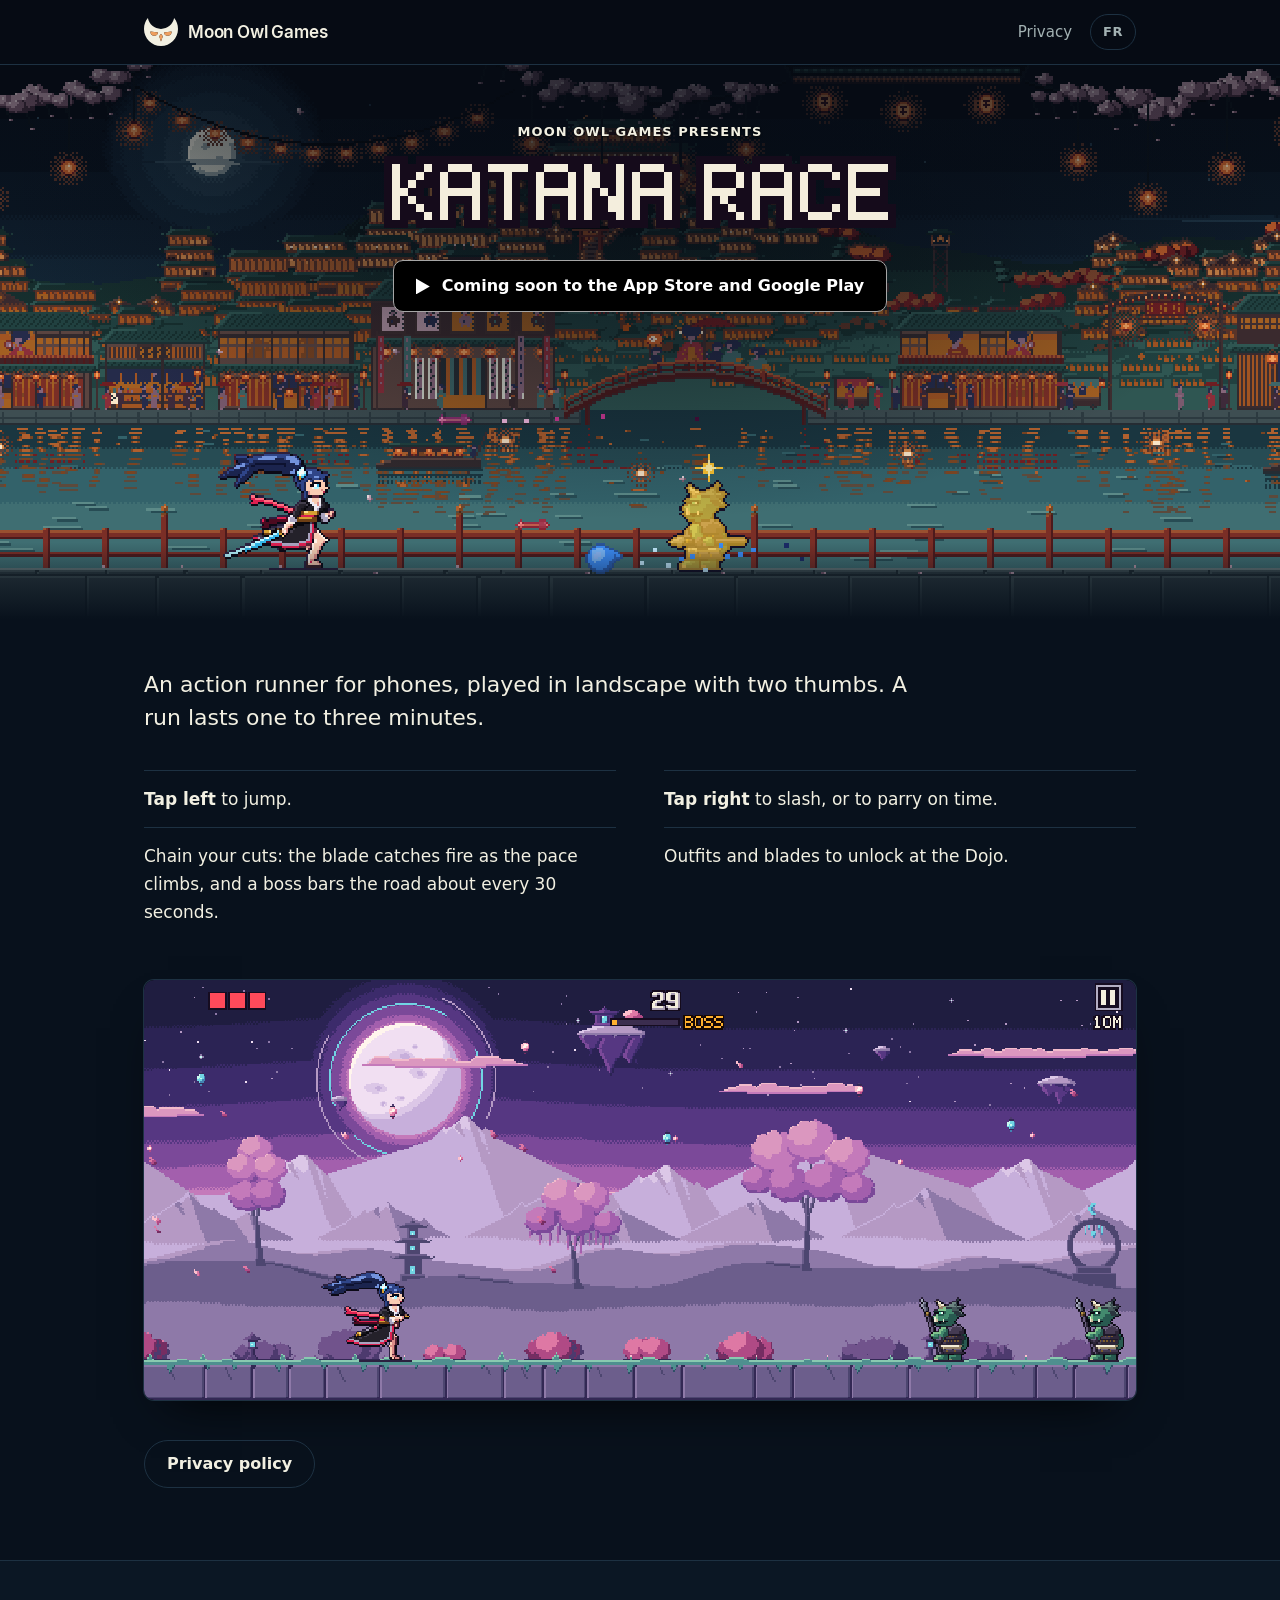
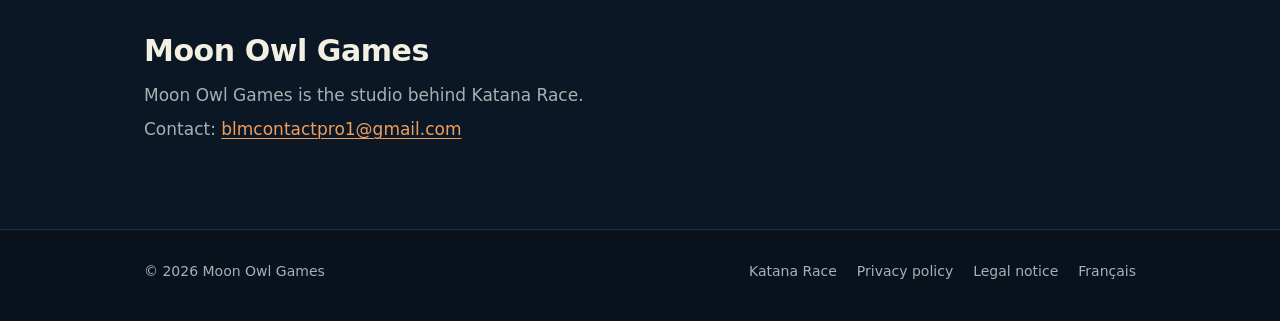
<file: index.html>
<!DOCTYPE html>
<html lang="en">
<head>
<meta charset="utf-8">
<meta name="viewport" content="width=device-width, initial-scale=1">
<title>Katana Race, a game by Moon Owl Games</title>
<meta name="description" content="Katana Race: an action runner for phones by Moon Owl Games. Tap left to jump, tap right to slash or parry.">
<meta name="color-scheme" content="dark">
<meta name="theme-color" content="#060b14">
<meta name="referrer" content="strict-origin-when-cross-origin">
<link rel="icon" href="./favicon.ico" sizes="16x16 32x32 48x48">
<link rel="icon" type="image/png" sizes="32x32" href="./favicon-32.png">
<link rel="apple-touch-icon" sizes="180x180" href="./apple-touch-icon.png">
<link rel="stylesheet" href="./assets/site.css">
<link rel="canonical" href="https://moon-owl-games.github.io/">
<link rel="alternate" hreflang="en" href="https://moon-owl-games.github.io/">
<link rel="alternate" hreflang="fr" href="https://moon-owl-games.github.io/fr/">
<link rel="alternate" hreflang="x-default" href="https://moon-owl-games.github.io/">
<meta property="og:title" content="Katana Race, a game by Moon Owl Games">
<meta property="og:description" content="Katana Race: an action runner for phones by Moon Owl Games. Tap left to jump, tap right to slash or parry.">
<meta property="og:image" content="https://moon-owl-games.github.io/assets/img/katana-race-1200.png">
<meta property="og:url" content="https://moon-owl-games.github.io/">
<meta property="og:type" content="website">
</head>
<body class="home">
<a class="skip" href="#main">Skip to content</a>
<header class="top">
<div class="bar">
<a class="brand" href="./"><svg class="mark" xmlns="http://www.w3.org/2000/svg" viewBox="0 0 84.00 68.72" width="34" height="28" aria-hidden="true" focusable="false"><path class="head" d="M84 26.72C84 49.92 65.2 68.72 42 68.72C18.8 68.72 0 49.92 0 26.72C0 16.57 3.6 7.26 9.6 0C12.53 15.22 25.92 26.72 42 26.72C58.08 26.72 71.47 15.22 74.4 0C80.4 7.26 84 16.57 84 26.72ZM15.89 32.89C15.83 33.32 15.8 33.77 15.8 34.22C15.8 39.52 20.1 43.82 25.4 43.82C30.25 43.82 34.26 40.23 34.91 35.56ZM68.2 34.22C68.2 33.77 68.17 33.32 68.11 32.89L49.09 35.56C49.74 40.23 53.75 43.82 58.6 43.82C63.9 43.82 68.2 39.52 68.2 34.22ZM42 38.82 37.5 44.9 42 57.82 46.5 44.9Z"/><path class="eyes" d="M15.89 32.89 34.91 35.56C34.26 40.23 30.25 43.82 25.4 43.82C20.1 43.82 15.8 39.52 15.8 34.22C15.8 33.77 15.83 33.32 15.89 32.89ZM68.2 34.22C68.2 39.52 63.9 43.82 58.6 43.82C53.75 43.82 49.74 40.23 49.09 35.56L68.11 32.89C68.17 33.32 68.2 33.77 68.2 34.22ZM42 38.82 46.5 44.9 42 57.82 37.5 44.9Z"/></svg><span class="pixel">Moon Owl Games</span></a>
<nav aria-label="Menu">
<a class="pixel" href="privacy/">Privacy</a>
<a class="pixel lang" href="fr/" hreflang="fr" lang="fr" title="Français">FR</a>
</nav>
</div>
</header>
<main id="main">
<section class="hero" id="katana-race">
<div class="bar">
<p class="kicker pixel">Moon Owl Games presents</p>
<h1 class="title pixel">Katana Race</h1>
<p class="lead">An action runner for phones, played in landscape with two thumbs. A run lasts one to three minutes.</p>
<figure class="shot">
<img src="./assets/img/katana-race-1200.png" srcset="./assets/img/katana-race-1200.png 1200w, ./assets/img/katana-race-2400.png 2400w" sizes="(min-width: 1032px) 968px, calc(100vw - 32px)" width="1200" height="508" alt="Katana Race in play: the heroine runs across the Spirit Realm under a full moon, two enemies waiting ahead.">
</figure>
<ul class="facts">
<li><b class="pixel">Tap left</b> to jump.</li>
<li><b class="pixel">Tap right</b> to slash, or to parry on time.</li>
<li>Chain your cuts: the blade catches fire as the pace climbs, and a boss bars the road about every 30 seconds.</li>
<li>Outfits and blades to unlock at the <span class="pixel">Dojo</span>.</li>
</ul>
<p class="actions"><span class="btn off pixel">Coming soon to the App Store and Google Play</span><a class="btn ghost pixel" href="privacy/">Privacy policy</a></p>
</div>
</section>
<section class="studio" id="studio">
<div class="bar">
<h2 class="pixel">Moon Owl Games</h2>
<p>Moon Owl Games is the studio behind Katana Race.</p>
<p id="contact">Contact: <a href="mailto:blmcontactpro1@gmail.com">blmcontactpro1@gmail.com</a></p>
</div>
</section>
</main>
<footer class="foot">
<div class="bar">
<p>© 2026 Moon Owl Games</p>
<ul>
<li><a href="./#katana-race">Katana Race</a></li>
<li><a href="privacy/">Privacy policy</a></li>
<li><a href="legal/">Legal notice</a></li>
<li><a href="fr/" hreflang="fr" lang="fr">Français</a></li>
</ul>
</div>
</footer>
</body>
</html>
</file>
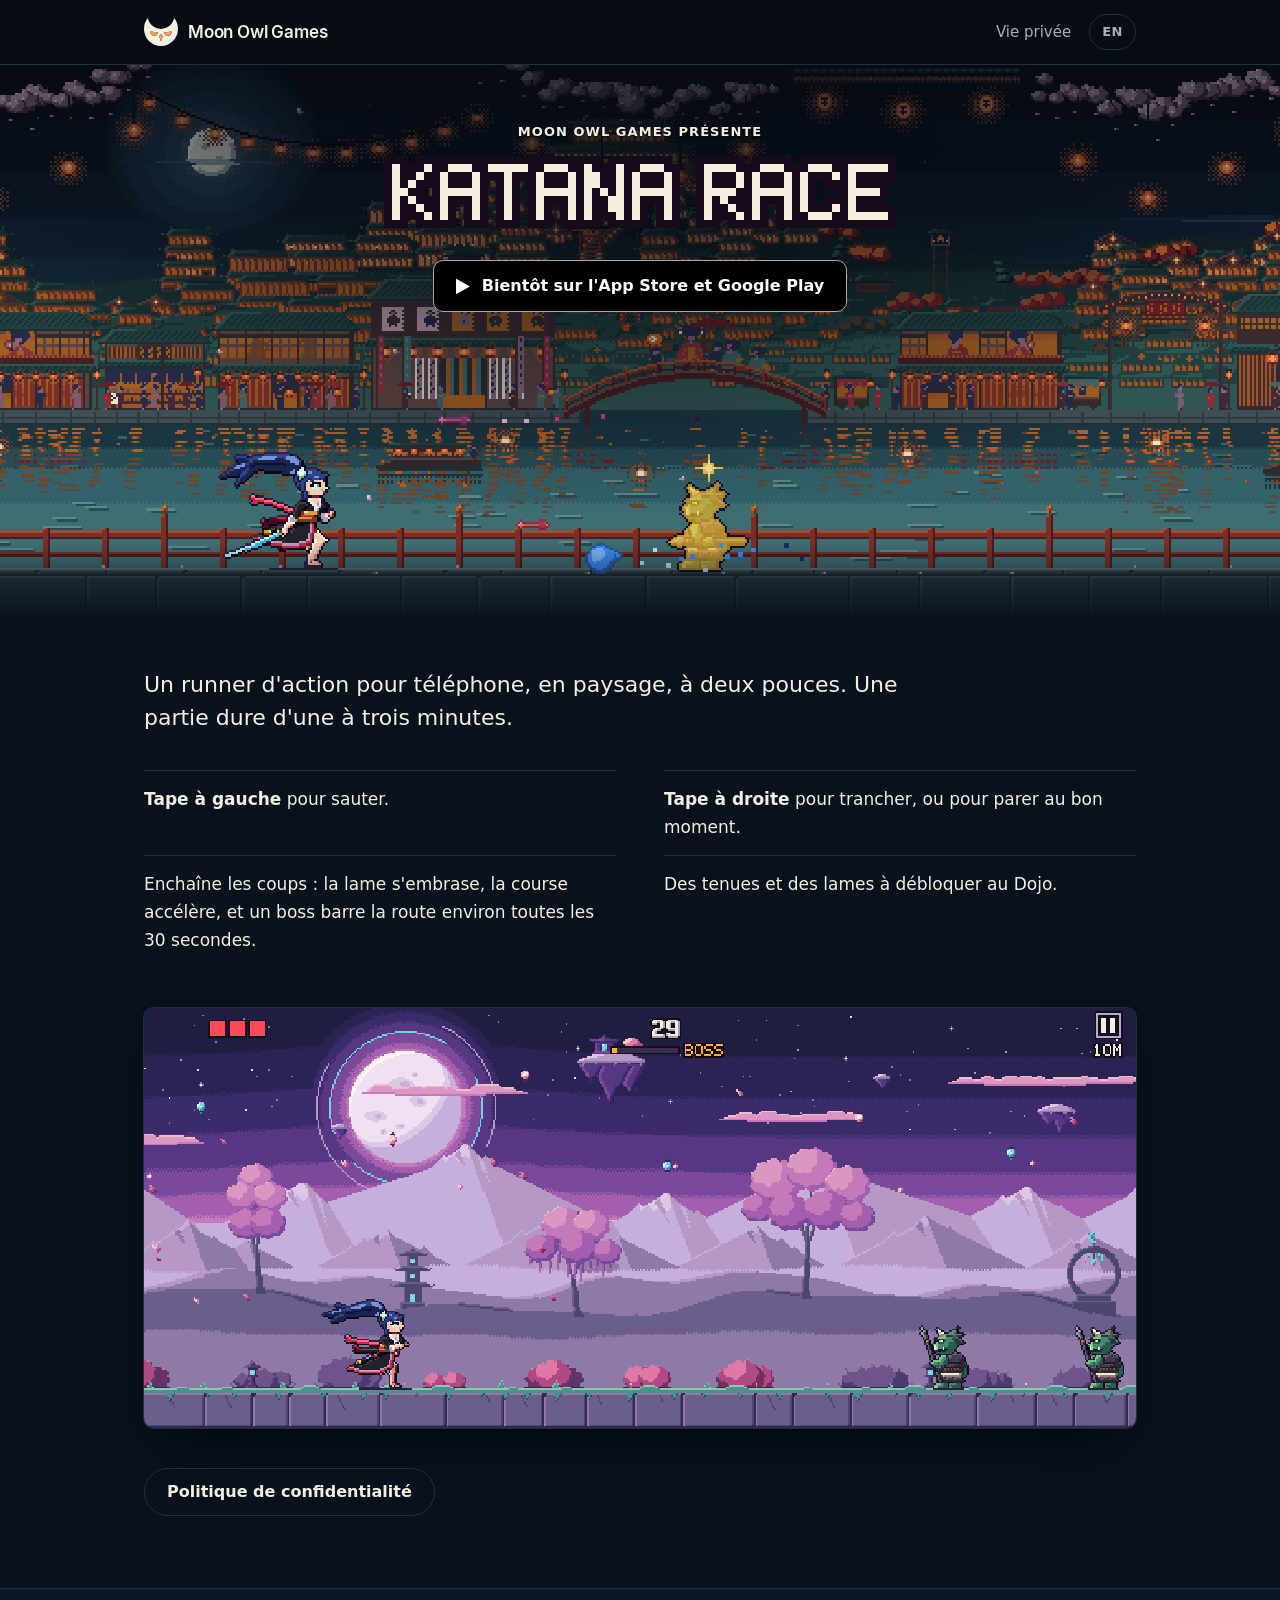
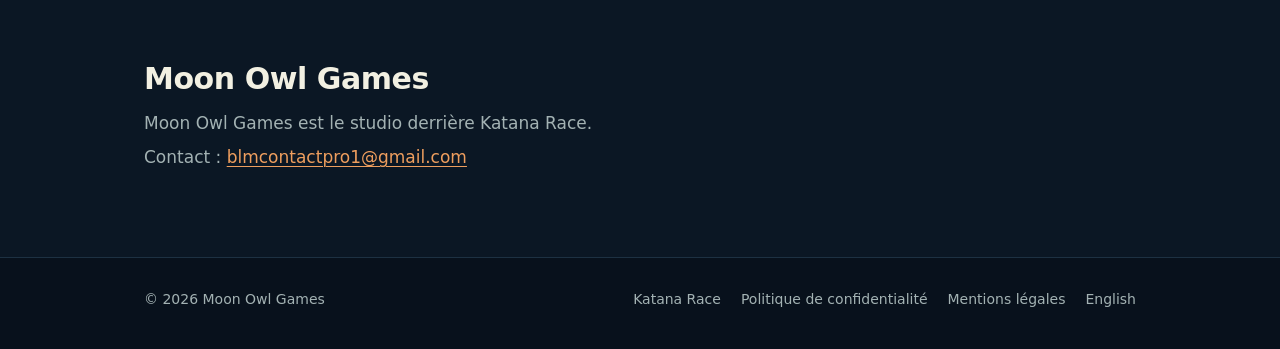
<file: fr/index.html>
<!DOCTYPE html>
<html lang="fr">
<head>
<meta charset="utf-8">
<meta name="viewport" content="width=device-width, initial-scale=1">
<title>Katana Race, un jeu de Moon Owl Games</title>
<meta name="description" content="Katana Race : un runner d&#x27;action pour téléphone, par Moon Owl Games. Tape à gauche pour sauter, tape à droite pour trancher ou parer.">
<meta name="color-scheme" content="dark">
<meta name="theme-color" content="#060b14">
<meta name="referrer" content="strict-origin-when-cross-origin">
<link rel="icon" href="../favicon.ico" sizes="16x16 32x32 48x48">
<link rel="icon" type="image/png" sizes="32x32" href="../favicon-32.png">
<link rel="apple-touch-icon" sizes="180x180" href="../apple-touch-icon.png">
<link rel="stylesheet" href="../assets/site.css">
<link rel="canonical" href="https://moon-owl-games.github.io/fr/">
<link rel="alternate" hreflang="en" href="https://moon-owl-games.github.io/">
<link rel="alternate" hreflang="fr" href="https://moon-owl-games.github.io/fr/">
<link rel="alternate" hreflang="x-default" href="https://moon-owl-games.github.io/">
<meta property="og:title" content="Katana Race, un jeu de Moon Owl Games">
<meta property="og:description" content="Katana Race : un runner d&#x27;action pour téléphone, par Moon Owl Games. Tape à gauche pour sauter, tape à droite pour trancher ou parer.">
<meta property="og:image" content="https://moon-owl-games.github.io/assets/img/katana-race-1200.png">
<meta property="og:url" content="https://moon-owl-games.github.io/fr/">
<meta property="og:type" content="website">
</head>
<body class="home">
<a class="skip" href="#main">Aller au contenu</a>
<header class="top">
<div class="bar">
<a class="brand" href="../fr/"><svg class="mark" xmlns="http://www.w3.org/2000/svg" viewBox="0 0 84.00 68.72" width="34" height="28" aria-hidden="true" focusable="false"><path class="head" d="M84 26.72C84 49.92 65.2 68.72 42 68.72C18.8 68.72 0 49.92 0 26.72C0 16.57 3.6 7.26 9.6 0C12.53 15.22 25.92 26.72 42 26.72C58.08 26.72 71.47 15.22 74.4 0C80.4 7.26 84 16.57 84 26.72ZM15.89 32.89C15.83 33.32 15.8 33.77 15.8 34.22C15.8 39.52 20.1 43.82 25.4 43.82C30.25 43.82 34.26 40.23 34.91 35.56ZM68.2 34.22C68.2 33.77 68.17 33.32 68.11 32.89L49.09 35.56C49.74 40.23 53.75 43.82 58.6 43.82C63.9 43.82 68.2 39.52 68.2 34.22ZM42 38.82 37.5 44.9 42 57.82 46.5 44.9Z"/><path class="eyes" d="M15.89 32.89 34.91 35.56C34.26 40.23 30.25 43.82 25.4 43.82C20.1 43.82 15.8 39.52 15.8 34.22C15.8 33.77 15.83 33.32 15.89 32.89ZM68.2 34.22C68.2 39.52 63.9 43.82 58.6 43.82C53.75 43.82 49.74 40.23 49.09 35.56L68.11 32.89C68.17 33.32 68.2 33.77 68.2 34.22ZM42 38.82 46.5 44.9 42 57.82 37.5 44.9Z"/></svg><span class="pixel">Moon Owl Games</span></a>
<nav aria-label="Menu">
<a class="pixel" href="../fr/privacy/">Vie privée</a>
<a class="pixel lang" href="../" hreflang="en" lang="en" title="English">EN</a>
</nav>
</div>
</header>
<main id="main">
<section class="hero" id="katana-race">
<div class="bar">
<p class="kicker pixel">Moon Owl Games présente</p>
<h1 class="title pixel">Katana Race</h1>
<p class="lead">Un runner d'action pour téléphone, en paysage, à deux pouces. Une partie dure d'une à trois minutes.</p>
<figure class="shot">
<img src="../assets/img/katana-race-1200.png" srcset="../assets/img/katana-race-1200.png 1200w, ../assets/img/katana-race-2400.png 2400w" sizes="(min-width: 1032px) 968px, calc(100vw - 32px)" width="1200" height="508" alt="Katana Race en jeu : l'héroïne court dans le monde des esprits sous la pleine lune, deux ennemis l'attendent plus loin.">
</figure>
<ul class="facts">
<li><b class="pixel">Tape à gauche</b> pour sauter.</li>
<li><b class="pixel">Tape à droite</b> pour trancher, ou pour parer au bon moment.</li>
<li>Enchaîne les coups : la lame s'embrase, la course accélère, et un boss barre la route environ toutes les 30 secondes.</li>
<li>Des tenues et des lames à débloquer au <span class="pixel">Dojo</span>.</li>
</ul>
<p class="actions"><span class="btn off pixel">Bientôt sur l'App Store et Google Play</span><a class="btn ghost pixel" href="../fr/privacy/">Politique de confidentialité</a></p>
</div>
</section>
<section class="studio" id="studio">
<div class="bar">
<h2 class="pixel">Moon Owl Games</h2>
<p>Moon Owl Games est le studio derrière Katana Race.</p>
<p id="contact">Contact : <a href="mailto:blmcontactpro1@gmail.com">blmcontactpro1@gmail.com</a></p>
</div>
</section>
</main>
<footer class="foot">
<div class="bar">
<p>© 2026 Moon Owl Games</p>
<ul>
<li><a href="../fr/#katana-race">Katana Race</a></li>
<li><a href="../fr/privacy/">Politique de confidentialité</a></li>
<li><a href="../fr/legal/">Mentions légales</a></li>
<li><a href="../" hreflang="en" lang="en">English</a></li>
</ul>
</div>
</footer>
</body>
</html>
</file>
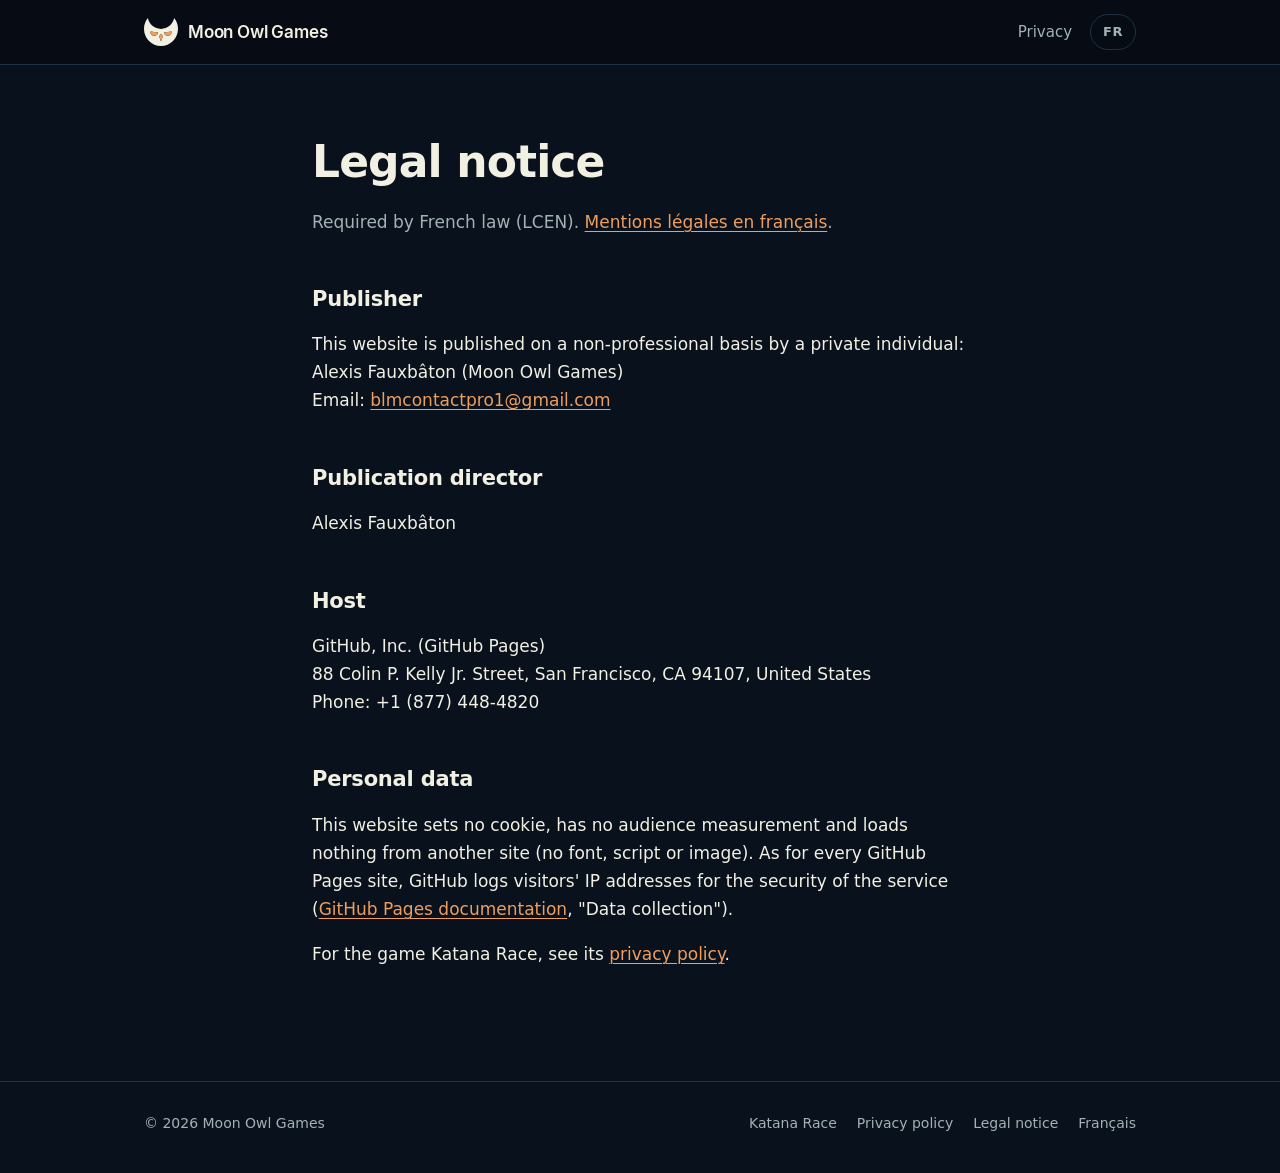
<file: legal/index.html>
<!DOCTYPE html>
<html lang="en">
<head>
<meta charset="utf-8">
<meta name="viewport" content="width=device-width, initial-scale=1">
<title>Legal notice · Moon Owl Games</title>
<meta name="description" content="Legal notice of the Moon Owl Games website: publisher, publication director and host.">
<meta name="color-scheme" content="dark">
<meta name="theme-color" content="#060b14">
<meta name="referrer" content="strict-origin-when-cross-origin">
<link rel="icon" href="../favicon.ico" sizes="16x16 32x32 48x48">
<link rel="icon" type="image/png" sizes="32x32" href="../favicon-32.png">
<link rel="apple-touch-icon" sizes="180x180" href="../apple-touch-icon.png">
<link rel="stylesheet" href="../assets/site.css">
<link rel="canonical" href="https://moon-owl-games.github.io/legal/">
<link rel="alternate" hreflang="en" href="https://moon-owl-games.github.io/legal/">
<link rel="alternate" hreflang="fr" href="https://moon-owl-games.github.io/fr/legal/">
<link rel="alternate" hreflang="x-default" href="https://moon-owl-games.github.io/legal/">
<meta property="og:title" content="Legal notice · Moon Owl Games">
<meta property="og:description" content="Legal notice of the Moon Owl Games website: publisher, publication director and host.">
<meta property="og:image" content="https://moon-owl-games.github.io/assets/img/katana-race-1200.png">
<meta property="og:url" content="https://moon-owl-games.github.io/legal/">
<meta property="og:type" content="website">
</head>
<body class="legal">
<a class="skip" href="#main">Skip to content</a>
<header class="top">
<div class="bar">
<a class="brand" href="../"><svg class="mark" xmlns="http://www.w3.org/2000/svg" viewBox="0 0 84.00 68.72" width="34" height="28" aria-hidden="true" focusable="false"><path class="head" d="M84 26.72C84 49.92 65.2 68.72 42 68.72C18.8 68.72 0 49.92 0 26.72C0 16.57 3.6 7.26 9.6 0C12.53 15.22 25.92 26.72 42 26.72C58.08 26.72 71.47 15.22 74.4 0C80.4 7.26 84 16.57 84 26.72ZM15.89 32.89C15.83 33.32 15.8 33.77 15.8 34.22C15.8 39.52 20.1 43.82 25.4 43.82C30.25 43.82 34.26 40.23 34.91 35.56ZM68.2 34.22C68.2 33.77 68.17 33.32 68.11 32.89L49.09 35.56C49.74 40.23 53.75 43.82 58.6 43.82C63.9 43.82 68.2 39.52 68.2 34.22ZM42 38.82 37.5 44.9 42 57.82 46.5 44.9Z"/><path class="eyes" d="M15.89 32.89 34.91 35.56C34.26 40.23 30.25 43.82 25.4 43.82C20.1 43.82 15.8 39.52 15.8 34.22C15.8 33.77 15.83 33.32 15.89 32.89ZM68.2 34.22C68.2 39.52 63.9 43.82 58.6 43.82C53.75 43.82 49.74 40.23 49.09 35.56L68.11 32.89C68.17 33.32 68.2 33.77 68.2 34.22ZM42 38.82 46.5 44.9 42 57.82 37.5 44.9Z"/></svg><span class="pixel">Moon Owl Games</span></a>
<nav aria-label="Menu">
<a class="pixel" href="../privacy/">Privacy</a>
<a class="pixel lang" href="../fr/legal/" hreflang="fr" lang="fr" title="Français">FR</a>
</nav>
</div>
</header>
<main id="main">
<article class="doc">
<h1 class="pixel">Legal notice</h1>
<p class="note">Required by French law (LCEN). <a href="../fr/legal/" hreflang="fr" lang="fr">Mentions légales en français</a>.</p>
<h2 id="publisher">Publisher</h2>
<p>This website is published on a non-professional basis by a private individual:<br>
Alexis Fauxbâton (Moon Owl Games)<br>
Email: <a href="mailto:blmcontactpro1@gmail.com">blmcontactpro1@gmail.com</a></p>
<h2 id="director">Publication director</h2>
<p>Alexis Fauxbâton</p>
<h2 id="host">Host</h2>
<p>GitHub, Inc. (GitHub Pages)<br>
88 Colin P. Kelly Jr. Street, San Francisco, CA 94107, United States<br>
Phone: +1 (877) 448-4820</p>
<h2 id="data">Personal data</h2>
<p>This website sets no cookie, has no audience measurement and loads nothing from another site (no font, script or image). As for every GitHub Pages site, GitHub logs visitors' IP addresses for the security of the service (<a href="https://docs.github.com/en/pages/getting-started-with-github-pages/what-is-github-pages">GitHub Pages documentation</a>, "Data collection").</p>
<p>For the game Katana Race, see its <a href="../privacy/">privacy policy</a>.</p>
</article>
</main>
<footer class="foot">
<div class="bar">
<p>© 2026 Moon Owl Games</p>
<ul>
<li><a href="../#katana-race">Katana Race</a></li>
<li><a href="../privacy/">Privacy policy</a></li>
<li><a href="../legal/">Legal notice</a></li>
<li><a href="../fr/legal/" hreflang="fr" lang="fr">Français</a></li>
</ul>
</div>
</footer>
</body>
</html>
</file>
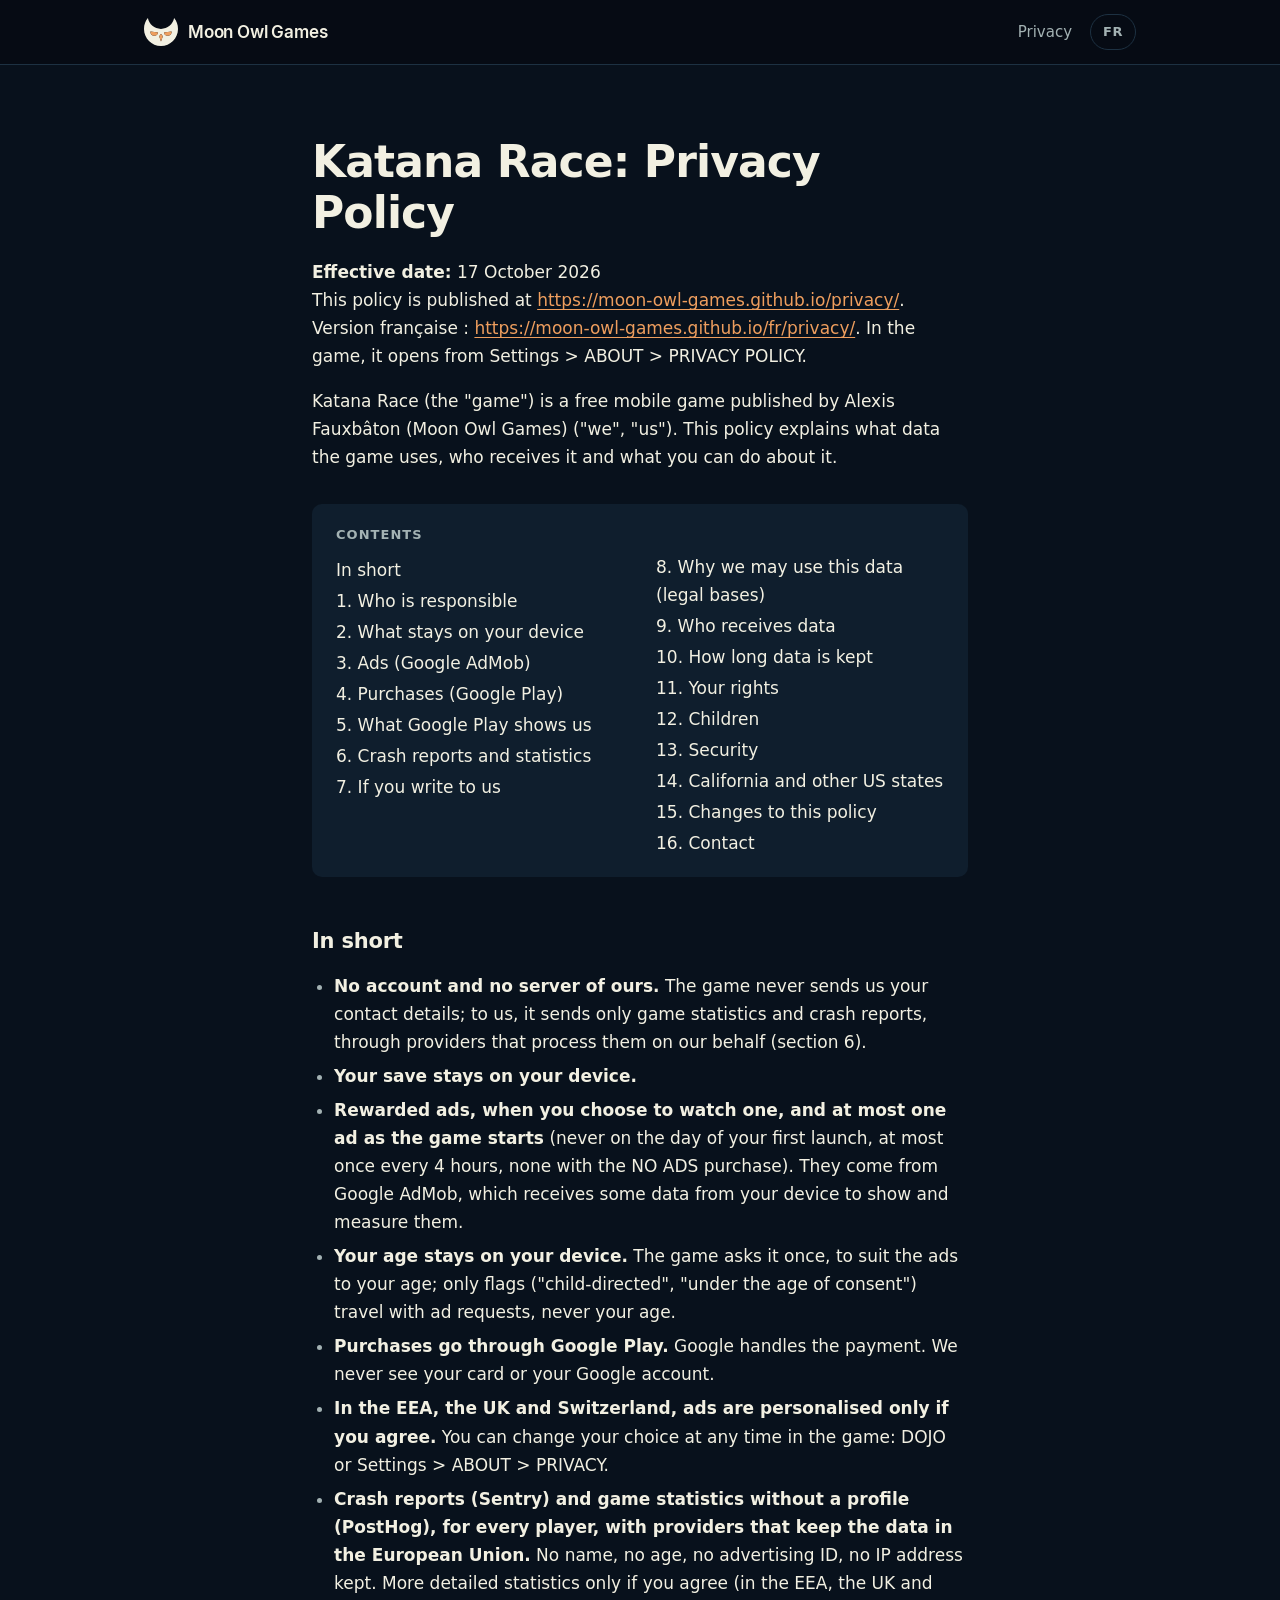
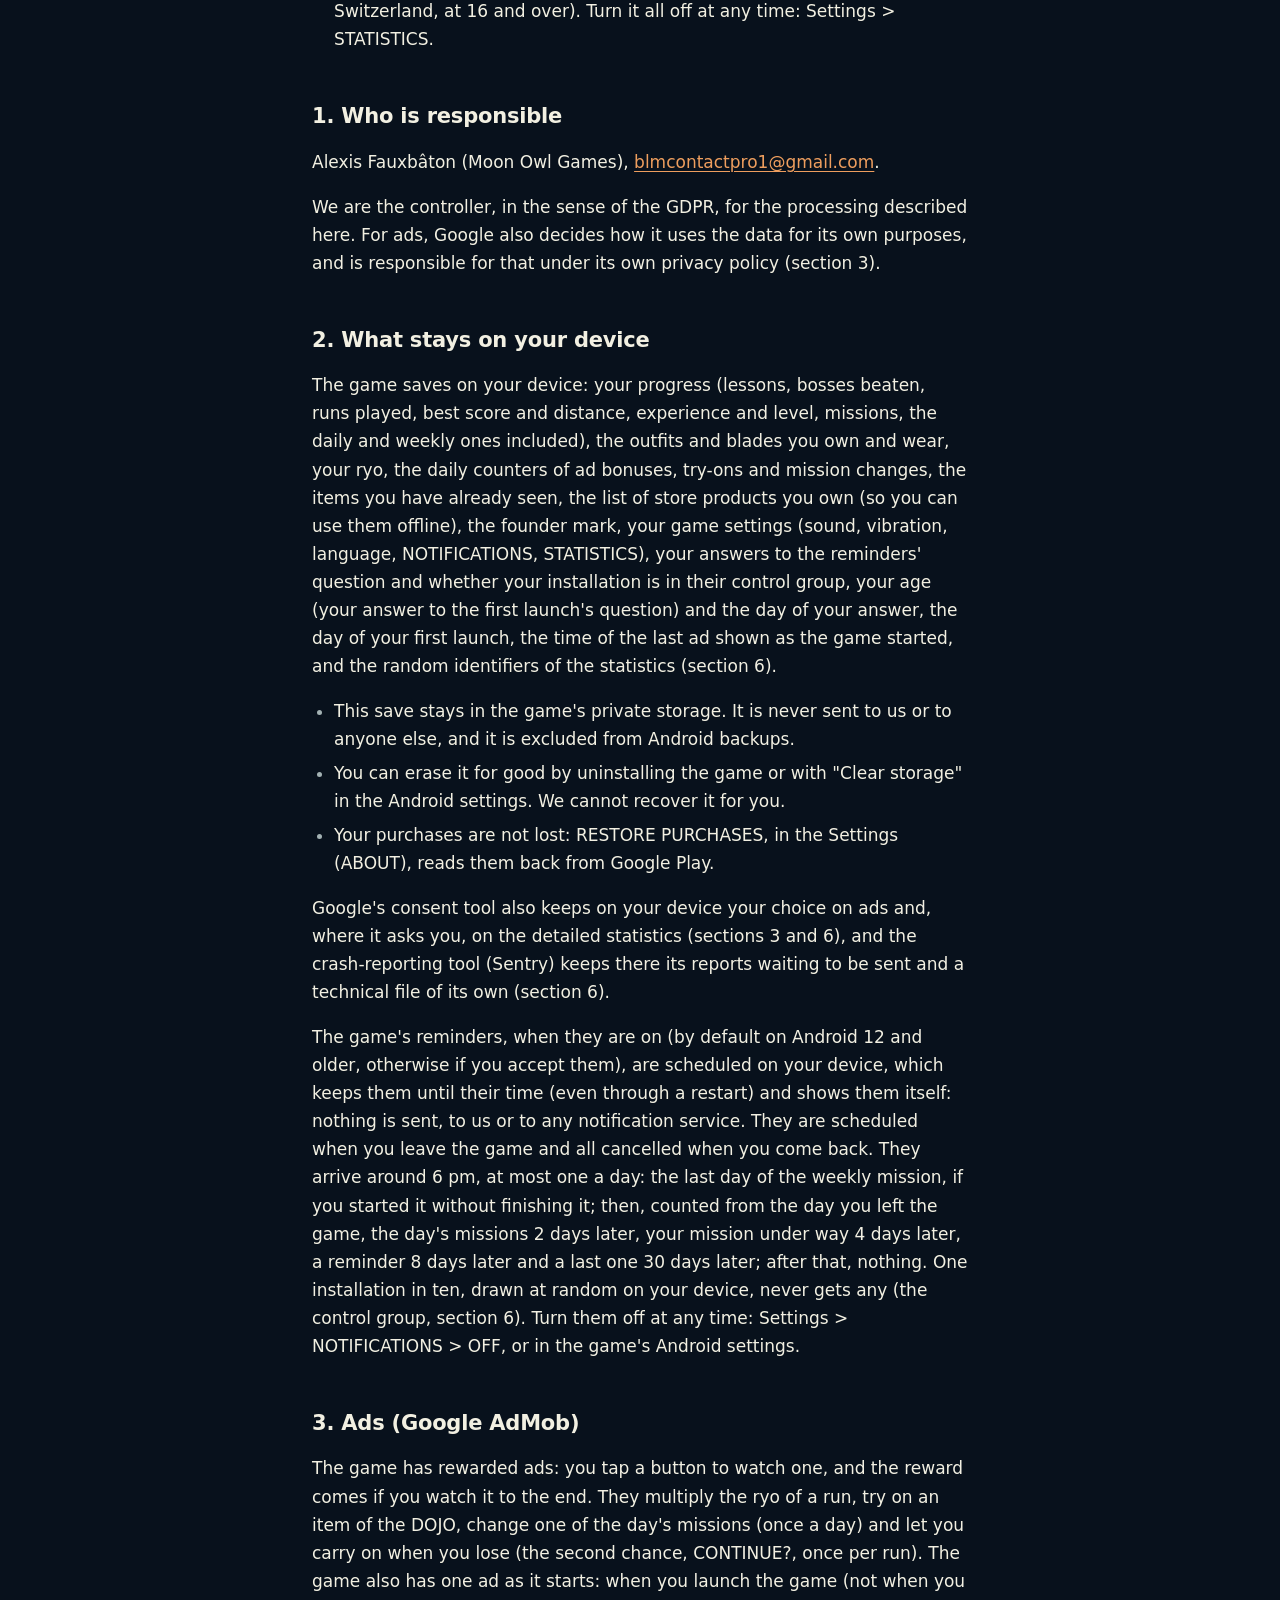
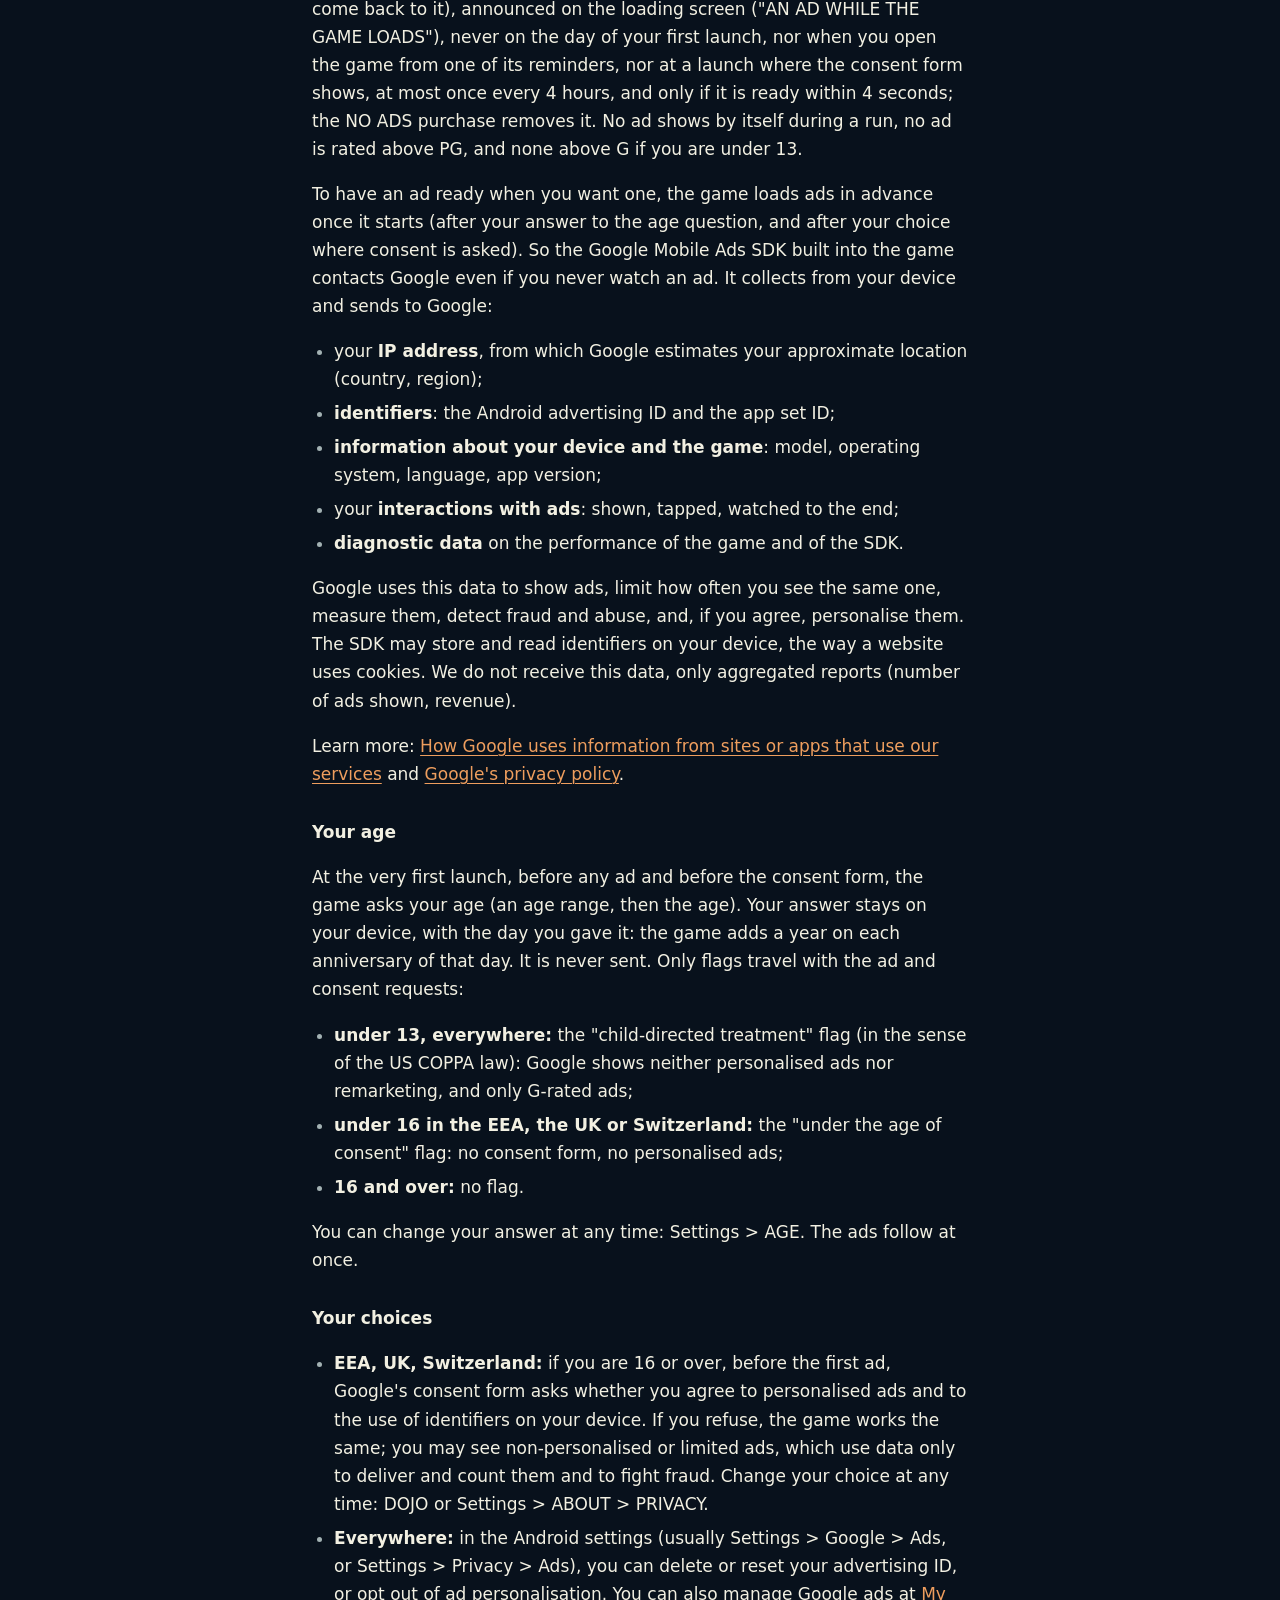
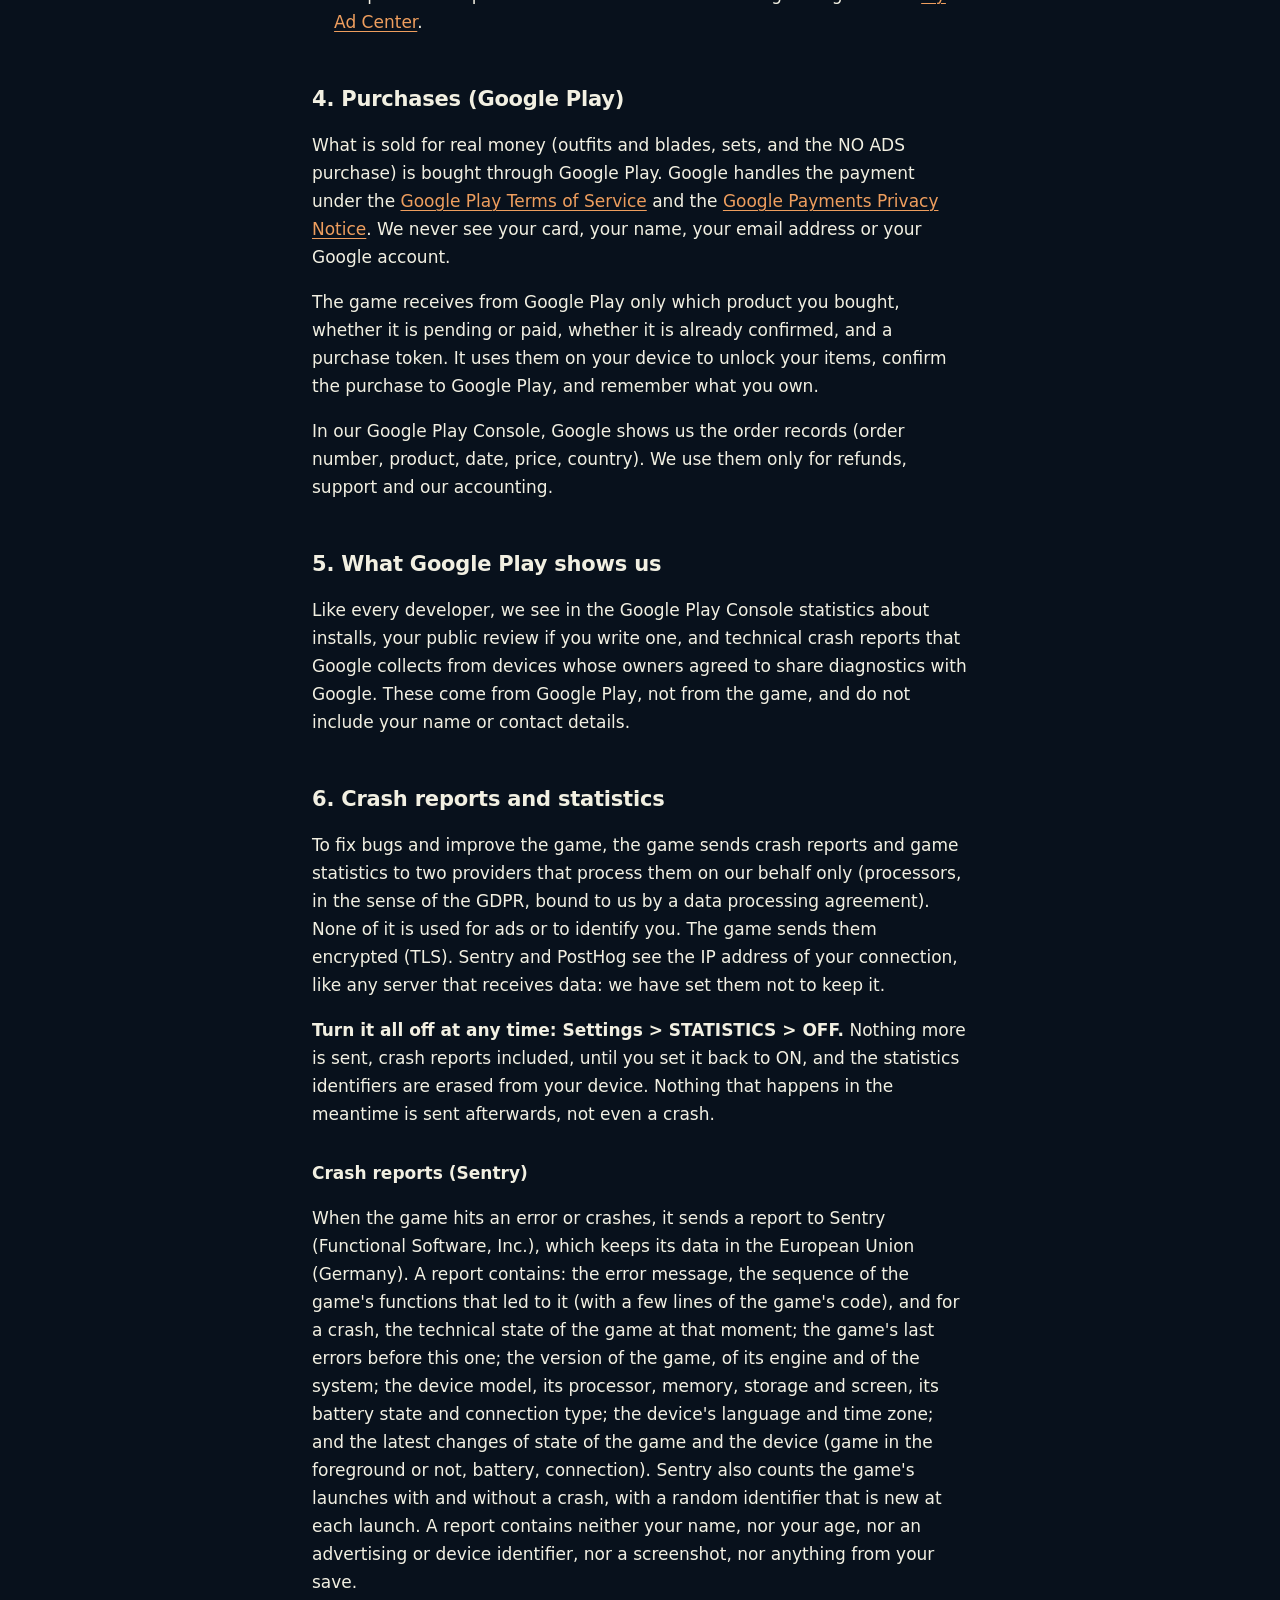
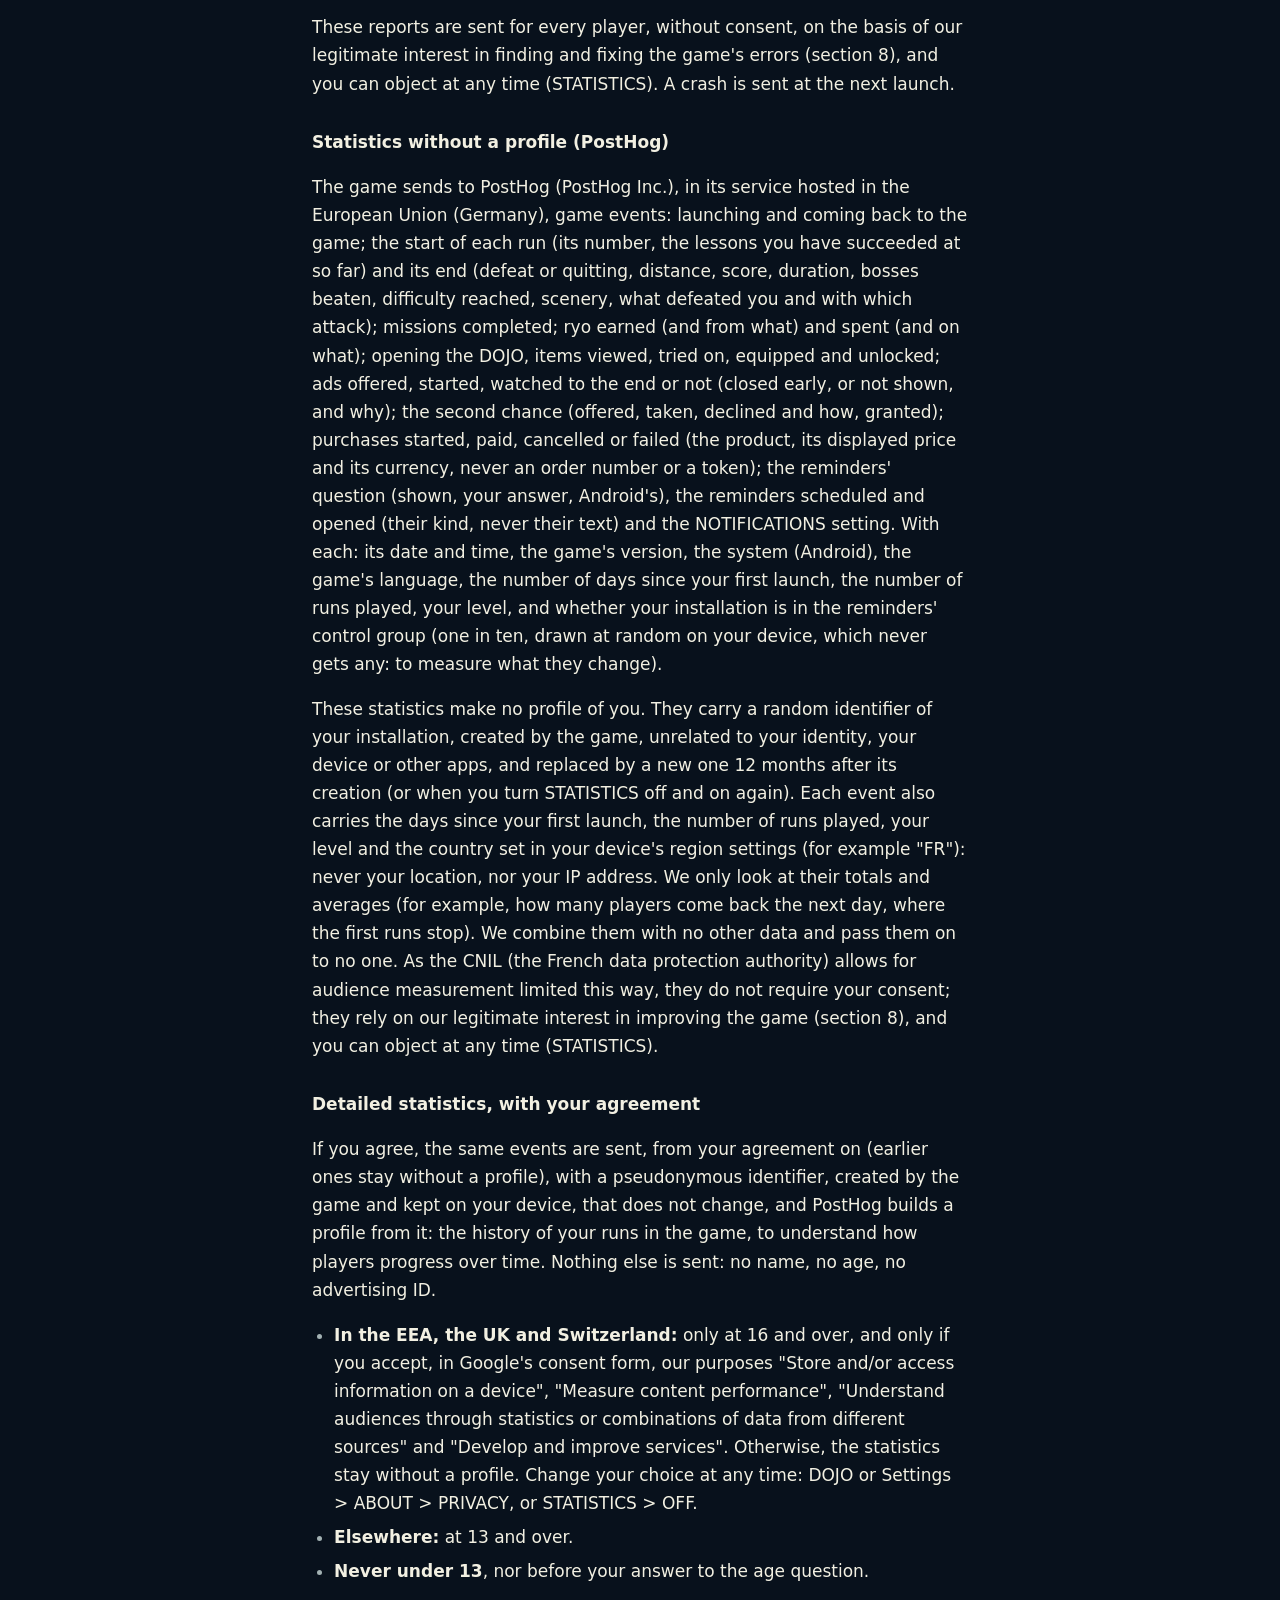
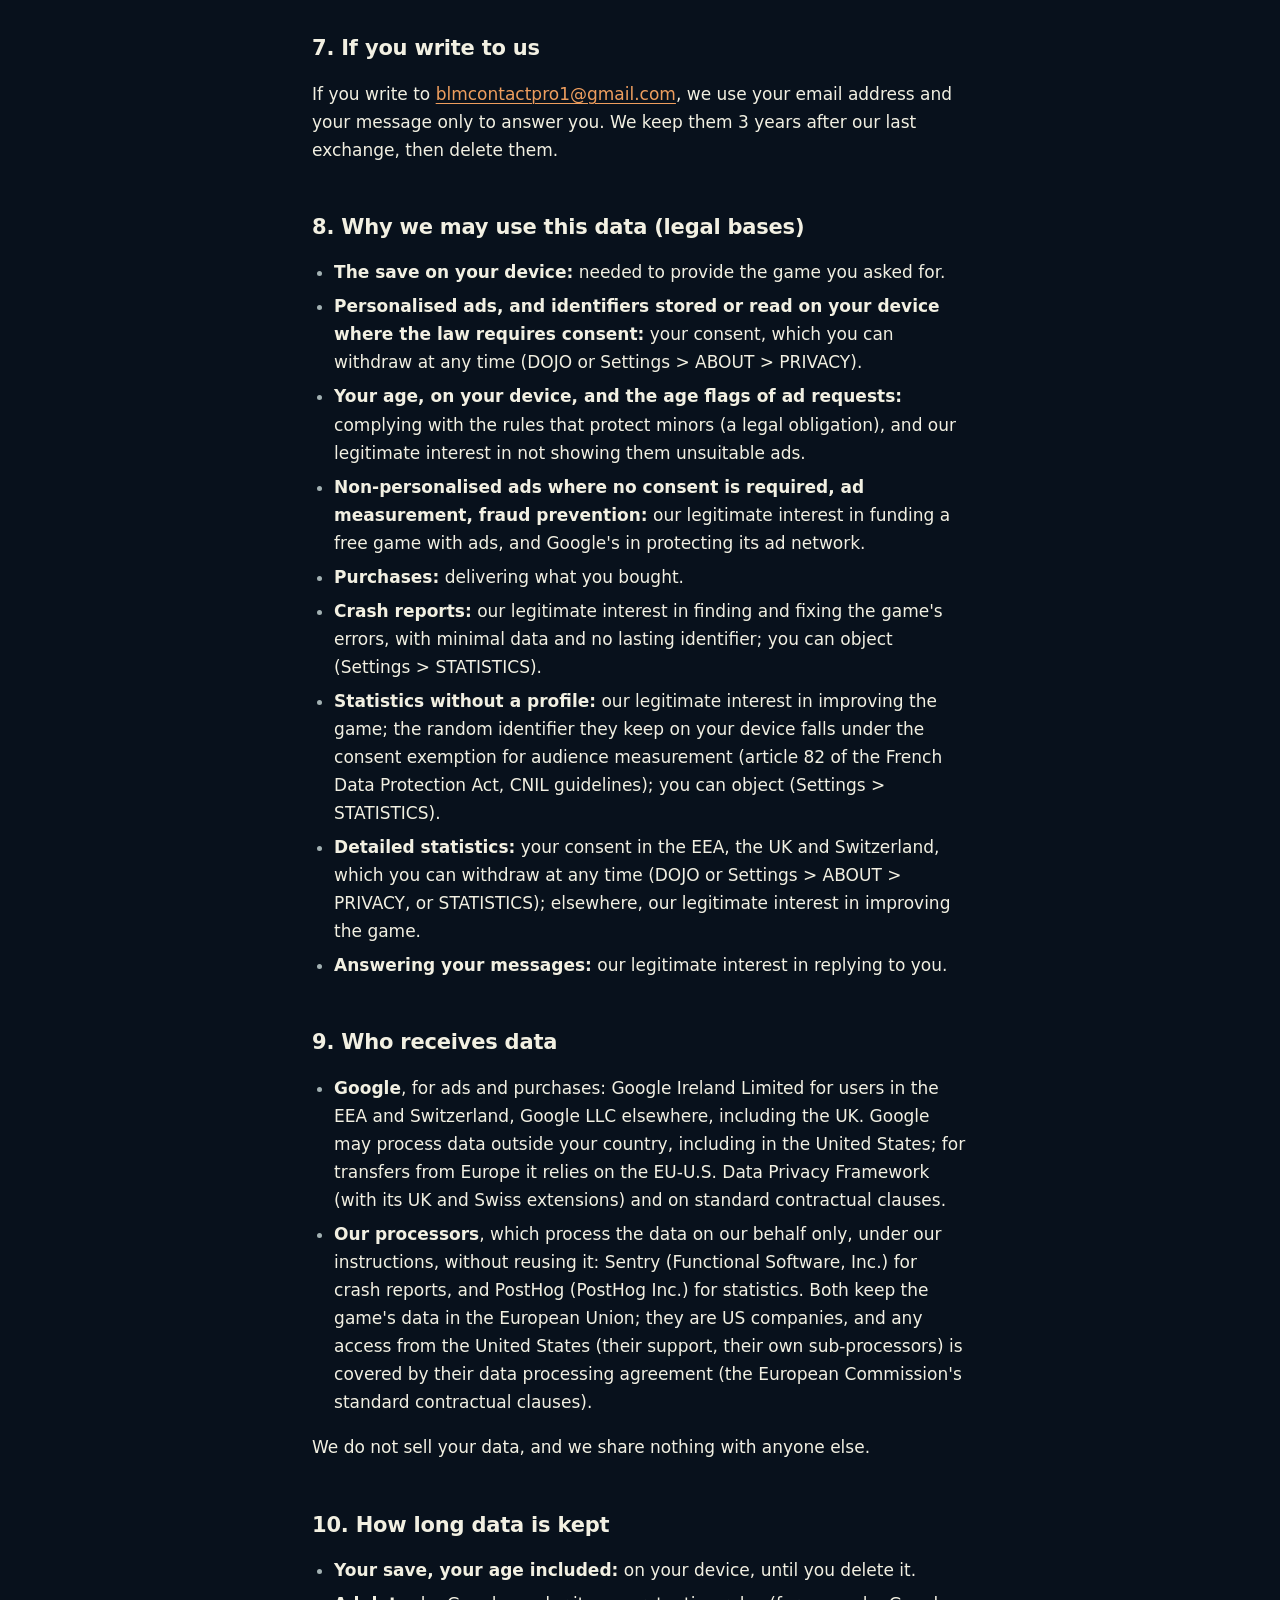
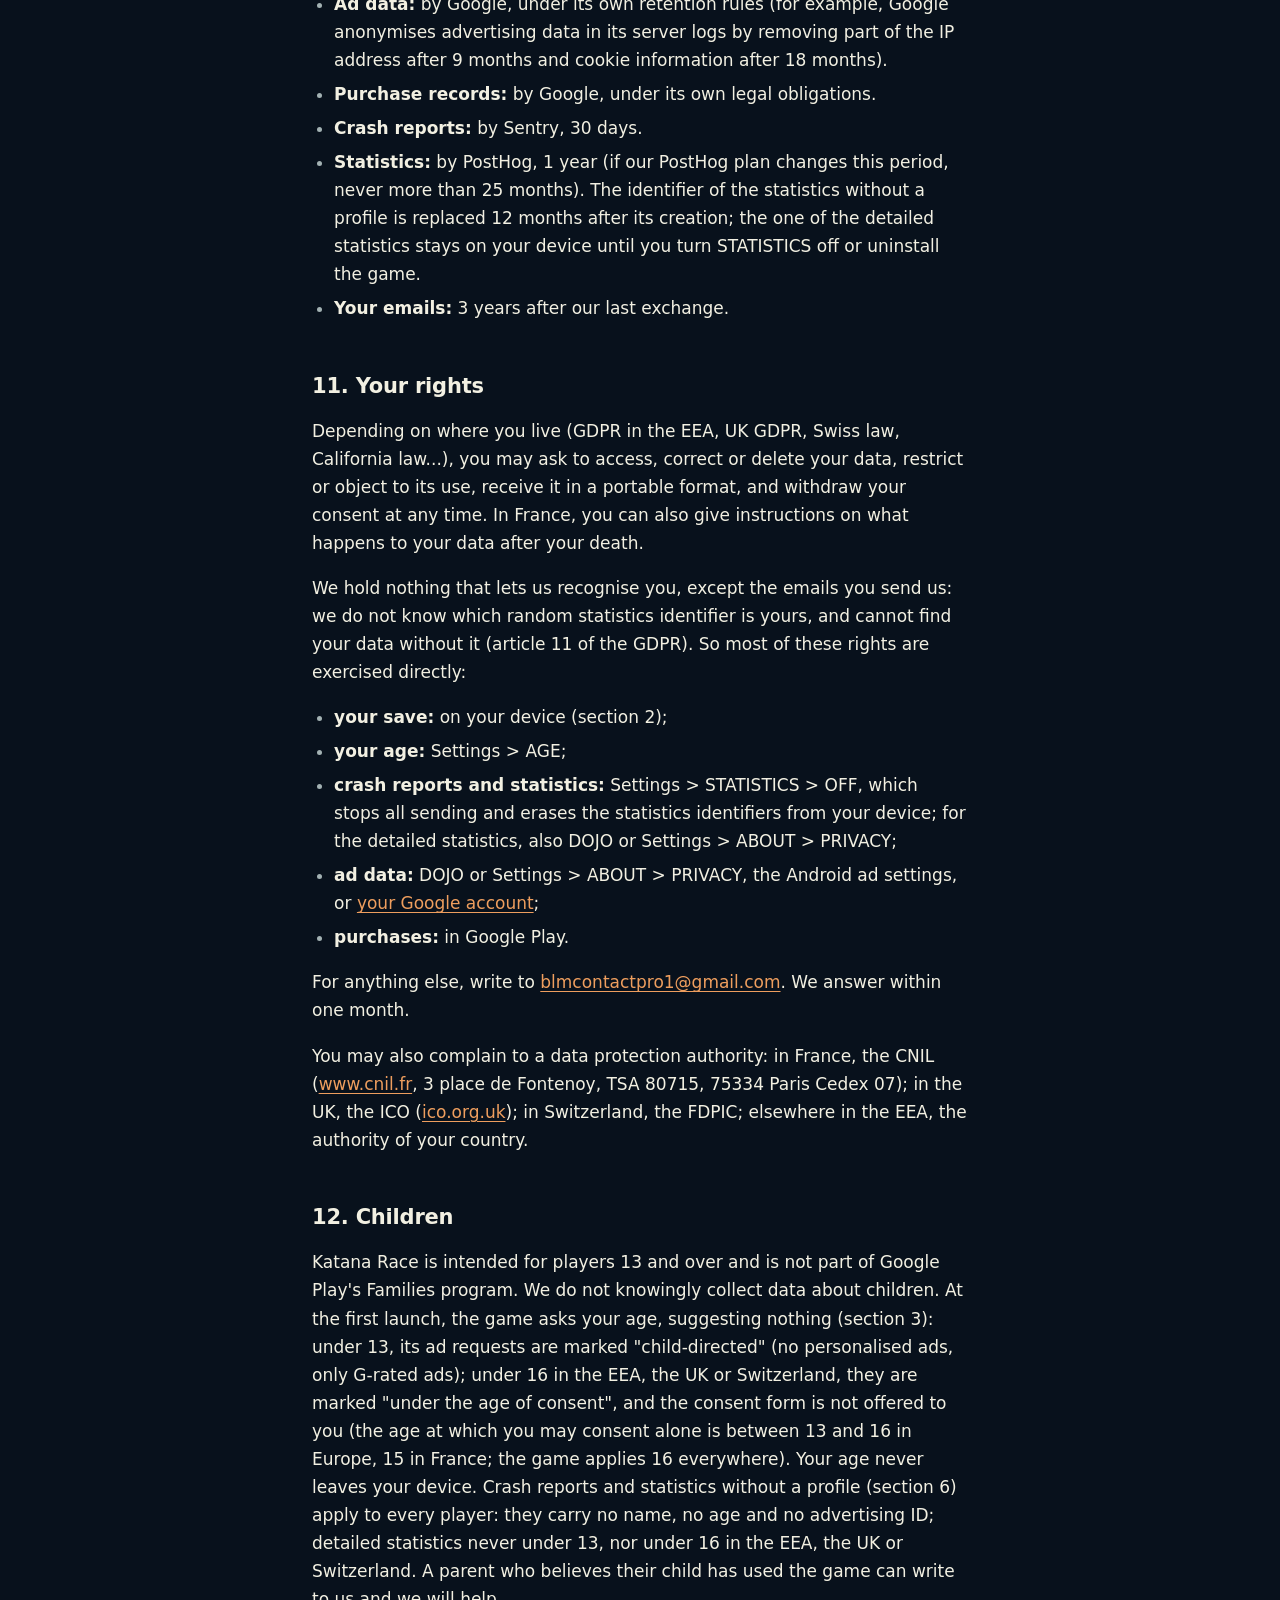
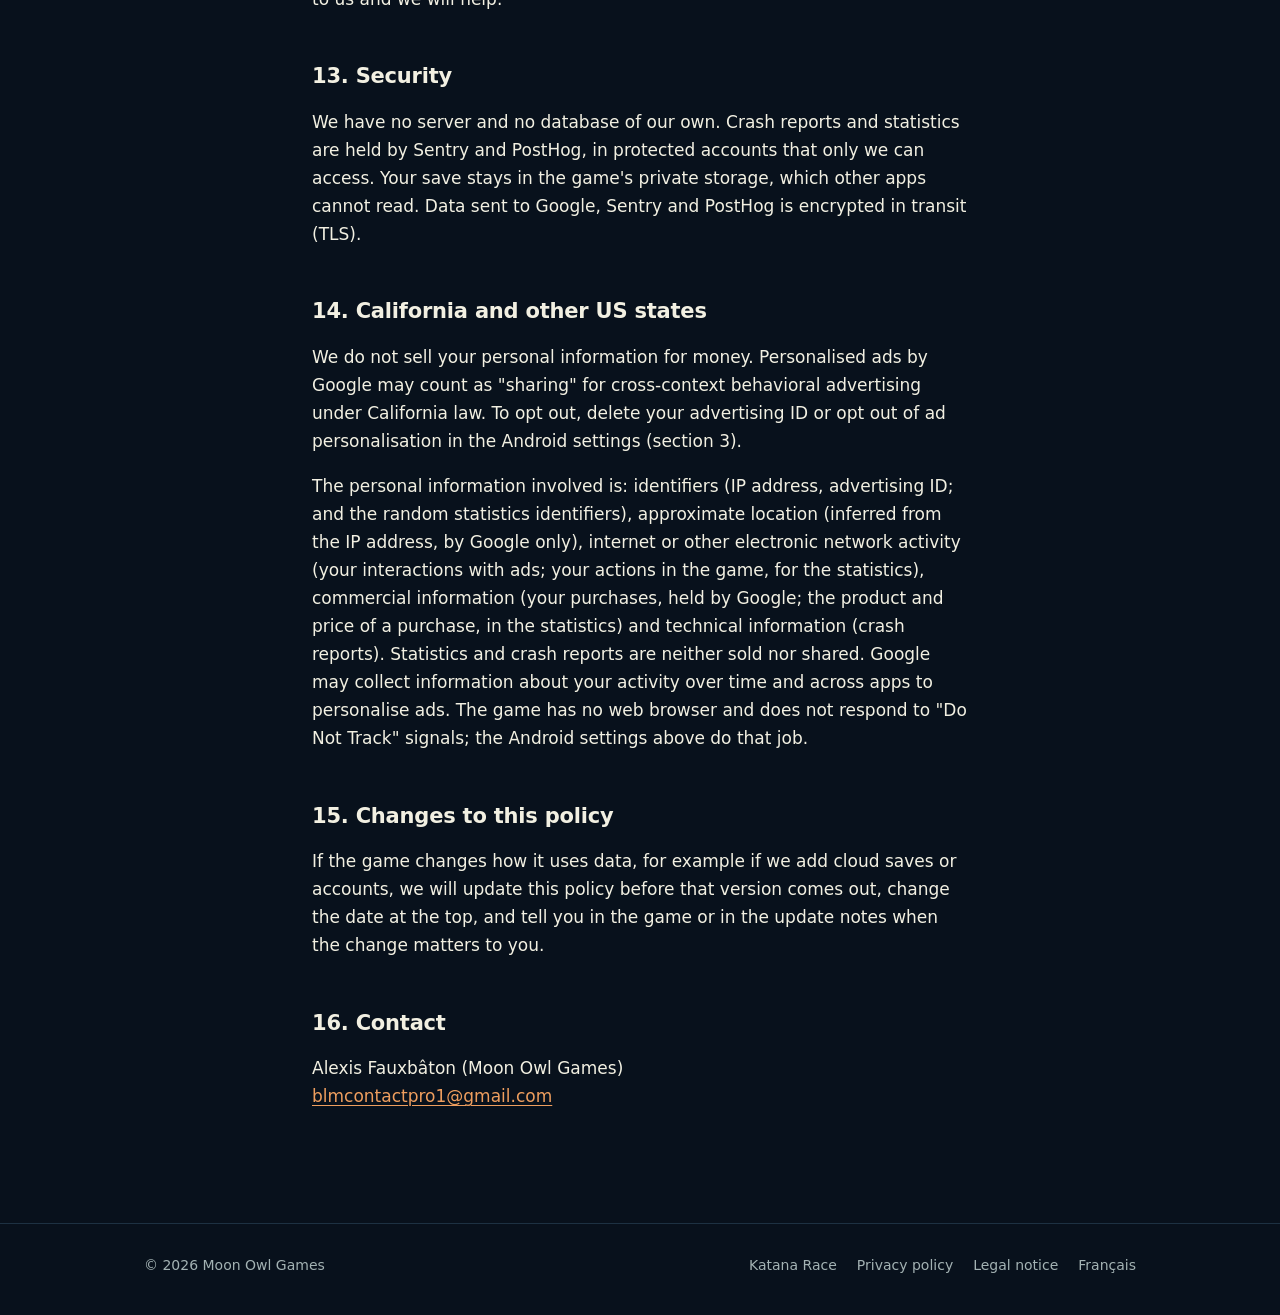
<file: privacy/index.html>
<!DOCTYPE html>
<html lang="en">
<head>
<meta charset="utf-8">
<meta name="viewport" content="width=device-width, initial-scale=1">
<title>Katana Race: Privacy Policy · Moon Owl Games</title>
<meta name="description" content="What data Katana Race uses, who receives it and what you can do about it.">
<meta name="color-scheme" content="dark">
<meta name="theme-color" content="#060b14">
<meta name="referrer" content="strict-origin-when-cross-origin">
<link rel="icon" href="../favicon.ico" sizes="16x16 32x32 48x48">
<link rel="icon" type="image/png" sizes="32x32" href="../favicon-32.png">
<link rel="apple-touch-icon" sizes="180x180" href="../apple-touch-icon.png">
<link rel="stylesheet" href="../assets/site.css">
<link rel="canonical" href="https://moon-owl-games.github.io/privacy/">
<link rel="alternate" hreflang="en" href="https://moon-owl-games.github.io/privacy/">
<link rel="alternate" hreflang="fr" href="https://moon-owl-games.github.io/fr/privacy/">
<link rel="alternate" hreflang="x-default" href="https://moon-owl-games.github.io/privacy/">
<meta property="og:title" content="Katana Race: Privacy Policy · Moon Owl Games">
<meta property="og:description" content="What data Katana Race uses, who receives it and what you can do about it.">
<meta property="og:image" content="https://moon-owl-games.github.io/assets/img/katana-race-1200.png">
<meta property="og:url" content="https://moon-owl-games.github.io/privacy/">
<meta property="og:type" content="website">
</head>
<body class="privacy">
<a class="skip" href="#main">Skip to content</a>
<header class="top">
<div class="bar">
<a class="brand" href="../"><svg class="mark" xmlns="http://www.w3.org/2000/svg" viewBox="0 0 84.00 68.72" width="34" height="28" aria-hidden="true" focusable="false"><path class="head" d="M84 26.72C84 49.92 65.2 68.72 42 68.72C18.8 68.72 0 49.92 0 26.72C0 16.57 3.6 7.26 9.6 0C12.53 15.22 25.92 26.72 42 26.72C58.08 26.72 71.47 15.22 74.4 0C80.4 7.26 84 16.57 84 26.72ZM15.89 32.89C15.83 33.32 15.8 33.77 15.8 34.22C15.8 39.52 20.1 43.82 25.4 43.82C30.25 43.82 34.26 40.23 34.91 35.56ZM68.2 34.22C68.2 33.77 68.17 33.32 68.11 32.89L49.09 35.56C49.74 40.23 53.75 43.82 58.6 43.82C63.9 43.82 68.2 39.52 68.2 34.22ZM42 38.82 37.5 44.9 42 57.82 46.5 44.9Z"/><path class="eyes" d="M15.89 32.89 34.91 35.56C34.26 40.23 30.25 43.82 25.4 43.82C20.1 43.82 15.8 39.52 15.8 34.22C15.8 33.77 15.83 33.32 15.89 32.89ZM68.2 34.22C68.2 39.52 63.9 43.82 58.6 43.82C53.75 43.82 49.74 40.23 49.09 35.56L68.11 32.89C68.17 33.32 68.2 33.77 68.2 34.22ZM42 38.82 46.5 44.9 42 57.82 37.5 44.9Z"/></svg><span class="pixel">Moon Owl Games</span></a>
<nav aria-label="Menu">
<a class="pixel" href="../privacy/">Privacy</a>
<a class="pixel lang" href="../fr/privacy/" hreflang="fr" lang="fr" title="Français">FR</a>
</nav>
</div>
</header>
<main id="main">
<article class="doc">
<h1 class="pixel">Katana Race: Privacy Policy</h1>
<p><strong>Effective date:</strong> 17 October 2026<br>
This policy is published at <a href="https://moon-owl-games.github.io/privacy/">https://moon-owl-games.github.io/privacy/</a>. Version française : <a href="https://moon-owl-games.github.io/fr/privacy/">https://moon-owl-games.github.io/fr/privacy/</a>. In the game, it opens from Settings &gt; ABOUT &gt; PRIVACY POLICY.</p>
<p>Katana Race (the "game") is a free mobile game published by Alexis Fauxbâton (Moon Owl Games) ("we", "us"). This policy explains what data the game uses, who receives it and what you can do about it.</p>
<nav class="toc" aria-label="Contents">
<p class="pixel">Contents</p>
<ol>
<li><a href="#in-short">In short</a></li>
<li><a href="#s1-who-is-responsible">1. Who is responsible</a></li>
<li><a href="#s2-what-stays-on-your-device">2. What stays on your device</a></li>
<li><a href="#s3-ads-google-admob">3. Ads (Google AdMob)</a></li>
<li><a href="#s4-purchases-google-play">4. Purchases (Google Play)</a></li>
<li><a href="#s5-what-google-play-shows-us">5. What Google Play shows us</a></li>
<li><a href="#s6-crash-reports-and-statistics">6. Crash reports and statistics</a></li>
<li><a href="#s7-if-you-write-to-us">7. If you write to us</a></li>
<li><a href="#s8-why-we-may-use-this-data-legal-bases">8. Why we may use this data (legal bases)</a></li>
<li><a href="#s9-who-receives-data">9. Who receives data</a></li>
<li><a href="#s10-how-long-data-is-kept">10. How long data is kept</a></li>
<li><a href="#s11-your-rights">11. Your rights</a></li>
<li><a href="#s12-children">12. Children</a></li>
<li><a href="#s13-security">13. Security</a></li>
<li><a href="#s14-california-and-other-us-states">14. California and other US states</a></li>
<li><a href="#s15-changes-to-this-policy">15. Changes to this policy</a></li>
<li><a href="#s16-contact">16. Contact</a></li>
</ol>
</nav>
<h2 id="in-short">In short</h2>
<ul>
<li><strong>No account and no server of ours.</strong> The game never sends us your contact details; to us, it sends only game statistics and crash reports, through providers that process them on our behalf (section 6).</li>
<li><strong>Your save stays on your device.</strong></li>
<li><strong>Rewarded ads, when you choose to watch one, and at most one ad as the game starts</strong> (never on the day of your first launch, at most once every 4 hours, none with the NO ADS purchase). They come from Google AdMob, which receives some data from your device to show and measure them.</li>
<li><strong>Your age stays on your device.</strong> The game asks it once, to suit the ads to your age; only flags ("child-directed", "under the age of consent") travel with ad requests, never your age.</li>
<li><strong>Purchases go through Google Play.</strong> Google handles the payment. We never see your card or your Google account.</li>
<li><strong>In the EEA, the UK and Switzerland, ads are personalised only if you agree.</strong> You can change your choice at any time in the game: DOJO or Settings &gt; ABOUT &gt; PRIVACY.</li>
<li><strong>Crash reports (Sentry) and game statistics without a profile (PostHog), for every player, with providers that keep the data in the European Union.</strong> No name, no age, no advertising ID, no IP address kept. More detailed statistics only if you agree (in the EEA, the UK and Switzerland, at 16 and over). Turn it all off at any time: Settings &gt; STATISTICS.</li>
</ul>
<h2 id="s1-who-is-responsible">1. Who is responsible</h2>
<p>Alexis Fauxbâton (Moon Owl Games), <a href="mailto:blmcontactpro1@gmail.com">blmcontactpro1@gmail.com</a>.</p>
<p>We are the controller, in the sense of the GDPR, for the processing described here. For ads, Google also decides how it uses the data for its own purposes, and is responsible for that under its own privacy policy (section 3).</p>
<h2 id="s2-what-stays-on-your-device">2. What stays on your device</h2>
<p>The game saves on your device: your progress (lessons, bosses beaten, runs played, best score and distance, experience and level, missions, the daily and weekly ones included), the outfits and blades you own and wear, your ryo, the daily counters of ad bonuses, try-ons and mission changes, the items you have already seen, the list of store products you own (so you can use them offline), the founder mark, your game settings (sound, vibration, language, NOTIFICATIONS, STATISTICS), your answers to the reminders' question and whether your installation is in their control group, your age (your answer to the first launch's question) and the day of your answer, the day of your first launch, the time of the last ad shown as the game started, and the random identifiers of the statistics (section 6).</p>
<ul>
<li>This save stays in the game's private storage. It is never sent to us or to anyone else, and it is excluded from Android backups.</li>
<li>You can erase it for good by uninstalling the game or with "Clear storage" in the Android settings. We cannot recover it for you.</li>
<li>Your purchases are not lost: RESTORE PURCHASES, in the Settings (ABOUT), reads them back from Google Play.</li>
</ul>
<p>Google's consent tool also keeps on your device your choice on ads and, where it asks you, on the detailed statistics (sections 3 and 6), and the crash-reporting tool (Sentry) keeps there its reports waiting to be sent and a technical file of its own (section 6).</p>
<p>The game's reminders, when they are on (by default on Android 12 and older, otherwise if you accept them), are scheduled on your device, which keeps them until their time (even through a restart) and shows them itself: nothing is sent, to us or to any notification service. They are scheduled when you leave the game and all cancelled when you come back. They arrive around 6 pm, at most one a day: the last day of the weekly mission, if you started it without finishing it; then, counted from the day you left the game, the day's missions 2 days later, your mission under way 4 days later, a reminder 8 days later and a last one 30 days later; after that, nothing. One installation in ten, drawn at random on your device, never gets any (the control group, section 6). Turn them off at any time: Settings &gt; NOTIFICATIONS &gt; OFF, or in the game's Android settings.</p>
<h2 id="s3-ads-google-admob">3. Ads (Google AdMob)</h2>
<p>The game has rewarded ads: you tap a button to watch one, and the reward comes if you watch it to the end. They multiply the ryo of a run, try on an item of the DOJO, change one of the day's missions (once a day) and let you carry on when you lose (the second chance, CONTINUE?, once per run). The game also has one ad as it starts: when you launch the game (not when you come back to it), announced on the loading screen ("AN AD WHILE THE GAME LOADS"), never on the day of your first launch, nor when you open the game from one of its reminders, nor at a launch where the consent form shows, at most once every 4 hours, and only if it is ready within 4 seconds; the NO ADS purchase removes it. No ad shows by itself during a run, no ad is rated above PG, and none above G if you are under 13.</p>
<p>To have an ad ready when you want one, the game loads ads in advance once it starts (after your answer to the age question, and after your choice where consent is asked). So the Google Mobile Ads SDK built into the game contacts Google even if you never watch an ad. It collects from your device and sends to Google:</p>
<ul>
<li>your <strong>IP address</strong>, from which Google estimates your approximate location (country, region);</li>
<li><strong>identifiers</strong>: the Android advertising ID and the app set ID;</li>
<li><strong>information about your device and the game</strong>: model, operating system, language, app version;</li>
<li>your <strong>interactions with ads</strong>: shown, tapped, watched to the end;</li>
<li><strong>diagnostic data</strong> on the performance of the game and of the SDK.</li>
</ul>
<p>Google uses this data to show ads, limit how often you see the same one, measure them, detect fraud and abuse, and, if you agree, personalise them. The SDK may store and read identifiers on your device, the way a website uses cookies. We do not receive this data, only aggregated reports (number of ads shown, revenue).</p>
<p>Learn more: <a href="https://policies.google.com/technologies/partner-sites">How Google uses information from sites or apps that use our services</a> and <a href="https://policies.google.com/privacy">Google's privacy policy</a>.</p>
<h3>Your age</h3>
<p>At the very first launch, before any ad and before the consent form, the game asks your age (an age range, then the age). Your answer stays on your device, with the day you gave it: the game adds a year on each anniversary of that day. It is never sent. Only flags travel with the ad and consent requests:</p>
<ul>
<li><strong>under 13, everywhere:</strong> the "child-directed treatment" flag (in the sense of the US COPPA law): Google shows neither personalised ads nor remarketing, and only G-rated ads;</li>
<li><strong>under 16 in the EEA, the UK or Switzerland:</strong> the "under the age of consent" flag: no consent form, no personalised ads;</li>
<li><strong>16 and over:</strong> no flag.</li>
</ul>
<p>You can change your answer at any time: Settings &gt; AGE. The ads follow at once.</p>
<h3>Your choices</h3>
<ul>
<li><strong>EEA, UK, Switzerland:</strong> if you are 16 or over, before the first ad, Google's consent form asks whether you agree to personalised ads and to the use of identifiers on your device. If you refuse, the game works the same; you may see non-personalised or limited ads, which use data only to deliver and count them and to fight fraud. Change your choice at any time: DOJO or Settings &gt; ABOUT &gt; PRIVACY.</li>
<li><strong>Everywhere:</strong> in the Android settings (usually Settings &gt; Google &gt; Ads, or Settings &gt; Privacy &gt; Ads), you can delete or reset your advertising ID, or opt out of ad personalisation. You can also manage Google ads at <a href="https://myadcenter.google.com">My Ad Center</a>.</li>
</ul>
<h2 id="s4-purchases-google-play">4. Purchases (Google Play)</h2>
<p>What is sold for real money (outfits and blades, sets, and the NO ADS purchase) is bought through Google Play. Google handles the payment under the <a href="https://play.google.com/about/play-terms/">Google Play Terms of Service</a> and the <a href="https://payments.google.com/payments/apis-secure/u/0/get_legal_document?ldo=0&amp;ldt=privacynotice">Google Payments Privacy Notice</a>. We never see your card, your name, your email address or your Google account.</p>
<p>The game receives from Google Play only which product you bought, whether it is pending or paid, whether it is already confirmed, and a purchase token. It uses them on your device to unlock your items, confirm the purchase to Google Play, and remember what you own.</p>
<p>In our Google Play Console, Google shows us the order records (order number, product, date, price, country). We use them only for refunds, support and our accounting.</p>
<h2 id="s5-what-google-play-shows-us">5. What Google Play shows us</h2>
<p>Like every developer, we see in the Google Play Console statistics about installs, your public review if you write one, and technical crash reports that Google collects from devices whose owners agreed to share diagnostics with Google. These come from Google Play, not from the game, and do not include your name or contact details.</p>
<h2 id="s6-crash-reports-and-statistics">6. Crash reports and statistics</h2>
<p>To fix bugs and improve the game, the game sends crash reports and game statistics to two providers that process them on our behalf only (processors, in the sense of the GDPR, bound to us by a data processing agreement). None of it is used for ads or to identify you. The game sends them encrypted (TLS). Sentry and PostHog see the IP address of your connection, like any server that receives data: we have set them not to keep it.</p>
<p><strong>Turn it all off at any time: Settings &gt; STATISTICS &gt; OFF.</strong> Nothing more is sent, crash reports included, until you set it back to ON, and the statistics identifiers are erased from your device. Nothing that happens in the meantime is sent afterwards, not even a crash.</p>
<h3>Crash reports (Sentry)</h3>
<p>When the game hits an error or crashes, it sends a report to Sentry (Functional Software, Inc.), which keeps its data in the European Union (Germany). A report contains: the error message, the sequence of the game's functions that led to it (with a few lines of the game's code), and for a crash, the technical state of the game at that moment; the game's last errors before this one; the version of the game, of its engine and of the system; the device model, its processor, memory, storage and screen, its battery state and connection type; the device's language and time zone; and the latest changes of state of the game and the device (game in the foreground or not, battery, connection). Sentry also counts the game's launches with and without a crash, with a random identifier that is new at each launch. A report contains neither your name, nor your age, nor an advertising or device identifier, nor a screenshot, nor anything from your save.</p>
<p>These reports are sent for every player, without consent, on the basis of our legitimate interest in finding and fixing the game's errors (section 8), and you can object at any time (STATISTICS). A crash is sent at the next launch.</p>
<h3>Statistics without a profile (PostHog)</h3>
<p>The game sends to PostHog (PostHog Inc.), in its service hosted in the European Union (Germany), game events: launching and coming back to the game; the start of each run (its number, the lessons you have succeeded at so far) and its end (defeat or quitting, distance, score, duration, bosses beaten, difficulty reached, scenery, what defeated you and with which attack); missions completed; ryo earned (and from what) and spent (and on what); opening the DOJO, items viewed, tried on, equipped and unlocked; ads offered, started, watched to the end or not (closed early, or not shown, and why); the second chance (offered, taken, declined and how, granted); purchases started, paid, cancelled or failed (the product, its displayed price and its currency, never an order number or a token); the reminders' question (shown, your answer, Android's), the reminders scheduled and opened (their kind, never their text) and the NOTIFICATIONS setting. With each: its date and time, the game's version, the system (Android), the game's language, the number of days since your first launch, the number of runs played, your level, and whether your installation is in the reminders' control group (one in ten, drawn at random on your device, which never gets any: to measure what they change).</p>
<p>These statistics make no profile of you. They carry a random identifier of your installation, created by the game, unrelated to your identity, your device or other apps, and replaced by a new one 12 months after its creation (or when you turn STATISTICS off and on again). Each event also carries the days since your first launch, the number of runs played, your level and the country set in your device's region settings (for example "FR"): never your location, nor your IP address. We only look at their totals and averages (for example, how many players come back the next day, where the first runs stop). We combine them with no other data and pass them on to no one. As the CNIL (the French data protection authority) allows for audience measurement limited this way, they do not require your consent; they rely on our legitimate interest in improving the game (section 8), and you can object at any time (STATISTICS).</p>
<h3>Detailed statistics, with your agreement</h3>
<p>If you agree, the same events are sent, from your agreement on (earlier ones stay without a profile), with a pseudonymous identifier, created by the game and kept on your device, that does not change, and PostHog builds a profile from it: the history of your runs in the game, to understand how players progress over time. Nothing else is sent: no name, no age, no advertising ID.</p>
<ul>
<li><strong>In the EEA, the UK and Switzerland:</strong> only at 16 and over, and only if you accept, in Google's consent form, our purposes "Store and/or access information on a device", "Measure content performance", "Understand audiences through statistics or combinations of data from different sources" and "Develop and improve services". Otherwise, the statistics stay without a profile. Change your choice at any time: DOJO or Settings &gt; ABOUT &gt; PRIVACY, or STATISTICS &gt; OFF.</li>
<li><strong>Elsewhere:</strong> at 13 and over.</li>
<li><strong>Never under 13</strong>, nor before your answer to the age question.</li>
</ul>
<h2 id="s7-if-you-write-to-us">7. If you write to us</h2>
<p>If you write to <a href="mailto:blmcontactpro1@gmail.com">blmcontactpro1@gmail.com</a>, we use your email address and your message only to answer you. We keep them 3 years after our last exchange, then delete them.</p>
<h2 id="s8-why-we-may-use-this-data-legal-bases">8. Why we may use this data (legal bases)</h2>
<ul>
<li><strong>The save on your device:</strong> needed to provide the game you asked for.</li>
<li><strong>Personalised ads, and identifiers stored or read on your device where the law requires consent:</strong> your consent, which you can withdraw at any time (DOJO or Settings &gt; ABOUT &gt; PRIVACY).</li>
<li><strong>Your age, on your device, and the age flags of ad requests:</strong> complying with the rules that protect minors (a legal obligation), and our legitimate interest in not showing them unsuitable ads.</li>
<li><strong>Non-personalised ads where no consent is required, ad measurement, fraud prevention:</strong> our legitimate interest in funding a free game with ads, and Google's in protecting its ad network.</li>
<li><strong>Purchases:</strong> delivering what you bought.</li>
<li><strong>Crash reports:</strong> our legitimate interest in finding and fixing the game's errors, with minimal data and no lasting identifier; you can object (Settings &gt; STATISTICS).</li>
<li><strong>Statistics without a profile:</strong> our legitimate interest in improving the game; the random identifier they keep on your device falls under the consent exemption for audience measurement (article 82 of the French Data Protection Act, CNIL guidelines); you can object (Settings &gt; STATISTICS).</li>
<li><strong>Detailed statistics:</strong> your consent in the EEA, the UK and Switzerland, which you can withdraw at any time (DOJO or Settings &gt; ABOUT &gt; PRIVACY, or STATISTICS); elsewhere, our legitimate interest in improving the game.</li>
<li><strong>Answering your messages:</strong> our legitimate interest in replying to you.</li>
</ul>
<h2 id="s9-who-receives-data">9. Who receives data</h2>
<ul>
<li><strong>Google</strong>, for ads and purchases: Google Ireland Limited for users in the EEA and Switzerland, Google LLC elsewhere, including the UK. Google may process data outside your country, including in the United States; for transfers from Europe it relies on the EU-U.S. Data Privacy Framework (with its UK and Swiss extensions) and on standard contractual clauses.</li>
<li><strong>Our processors</strong>, which process the data on our behalf only, under our instructions, without reusing it: Sentry (Functional Software, Inc.) for crash reports, and PostHog (PostHog Inc.) for statistics. Both keep the game's data in the European Union; they are US companies, and any access from the United States (their support, their own sub-processors) is covered by their data processing agreement (the European Commission&#x27;s standard contractual clauses).</li>
</ul>
<p>We do not sell your data, and we share nothing with anyone else.</p>
<h2 id="s10-how-long-data-is-kept">10. How long data is kept</h2>
<ul>
<li><strong>Your save, your age included:</strong> on your device, until you delete it.</li>
<li><strong>Ad data:</strong> by Google, under its own retention rules (for example, Google anonymises advertising data in its server logs by removing part of the IP address after 9 months and cookie information after 18 months).</li>
<li><strong>Purchase records:</strong> by Google, under its own legal obligations.</li>
<li><strong>Crash reports:</strong> by Sentry, 30 days.</li>
<li><strong>Statistics:</strong> by PostHog, 1 year (if our PostHog plan changes this period, never more than 25 months). The identifier of the statistics without a profile is replaced 12 months after its creation; the one of the detailed statistics stays on your device until you turn STATISTICS off or uninstall the game.</li>
<li><strong>Your emails:</strong> 3 years after our last exchange.</li>
</ul>
<h2 id="s11-your-rights">11. Your rights</h2>
<p>Depending on where you live (GDPR in the EEA, UK GDPR, Swiss law, California law...), you may ask to access, correct or delete your data, restrict or object to its use, receive it in a portable format, and withdraw your consent at any time. In France, you can also give instructions on what happens to your data after your death.</p>
<p>We hold nothing that lets us recognise you, except the emails you send us: we do not know which random statistics identifier is yours, and cannot find your data without it (article 11 of the GDPR). So most of these rights are exercised directly:</p>
<ul>
<li><strong>your save:</strong> on your device (section 2);</li>
<li><strong>your age:</strong> Settings &gt; AGE;</li>
<li><strong>crash reports and statistics:</strong> Settings &gt; STATISTICS &gt; OFF, which stops all sending and erases the statistics identifiers from your device; for the detailed statistics, also DOJO or Settings &gt; ABOUT &gt; PRIVACY;</li>
<li><strong>ad data:</strong> DOJO or Settings &gt; ABOUT &gt; PRIVACY, the Android ad settings, or <a href="https://myaccount.google.com">your Google account</a>;</li>
<li><strong>purchases:</strong> in Google Play.</li>
</ul>
<p>For anything else, write to <a href="mailto:blmcontactpro1@gmail.com">blmcontactpro1@gmail.com</a>. We answer within one month.</p>
<p>You may also complain to a data protection authority: in France, the CNIL (<a href="https://www.cnil.fr/fr/adresser-une-plainte">www.cnil.fr</a>, 3 place de Fontenoy, TSA 80715, 75334 Paris Cedex 07); in the UK, the ICO (<a href="https://ico.org.uk/make-a-complaint/">ico.org.uk</a>); in Switzerland, the FDPIC; elsewhere in the EEA, the authority of your country.</p>
<h2 id="s12-children">12. Children</h2>
<p>Katana Race is intended for players 13 and over and is not part of Google Play's Families program. We do not knowingly collect data about children. At the first launch, the game asks your age, suggesting nothing (section 3): under 13, its ad requests are marked "child-directed" (no personalised ads, only G-rated ads); under 16 in the EEA, the UK or Switzerland, they are marked "under the age of consent", and the consent form is not offered to you (the age at which you may consent alone is between 13 and 16 in Europe, 15 in France; the game applies 16 everywhere). Your age never leaves your device. Crash reports and statistics without a profile (section 6) apply to every player: they carry no name, no age and no advertising ID; detailed statistics never under 13, nor under 16 in the EEA, the UK or Switzerland. A parent who believes their child has used the game can write to us and we will help.</p>
<h2 id="s13-security">13. Security</h2>
<p>We have no server and no database of our own. Crash reports and statistics are held by Sentry and PostHog, in protected accounts that only we can access. Your save stays in the game's private storage, which other apps cannot read. Data sent to Google, Sentry and PostHog is encrypted in transit (TLS).</p>
<h2 id="s14-california-and-other-us-states">14. California and other US states</h2>
<p>We do not sell your personal information for money. Personalised ads by Google may count as "sharing" for cross-context behavioral advertising under California law. To opt out, delete your advertising ID or opt out of ad personalisation in the Android settings (section 3).</p>
<p>The personal information involved is: identifiers (IP address, advertising ID; and the random statistics identifiers), approximate location (inferred from the IP address, by Google only), internet or other electronic network activity (your interactions with ads; your actions in the game, for the statistics), commercial information (your purchases, held by Google; the product and price of a purchase, in the statistics) and technical information (crash reports). Statistics and crash reports are neither sold nor shared. Google may collect information about your activity over time and across apps to personalise ads. The game has no web browser and does not respond to "Do Not Track" signals; the Android settings above do that job.</p>
<h2 id="s15-changes-to-this-policy">15. Changes to this policy</h2>
<p>If the game changes how it uses data, for example if we add cloud saves or accounts, we will update this policy before that version comes out, change the date at the top, and tell you in the game or in the update notes when the change matters to you.</p>
<h2 id="s16-contact">16. Contact</h2>
<p>Alexis Fauxbâton (Moon Owl Games)<br>
<a href="mailto:blmcontactpro1@gmail.com">blmcontactpro1@gmail.com</a></p>
</article>
</main>
<footer class="foot">
<div class="bar">
<p>© 2026 Moon Owl Games</p>
<ul>
<li><a href="../#katana-race">Katana Race</a></li>
<li><a href="../privacy/">Privacy policy</a></li>
<li><a href="../legal/">Legal notice</a></li>
<li><a href="../fr/privacy/" hreflang="fr" lang="fr">Français</a></li>
</ul>
</div>
</footer>
</body>
</html>
</file>
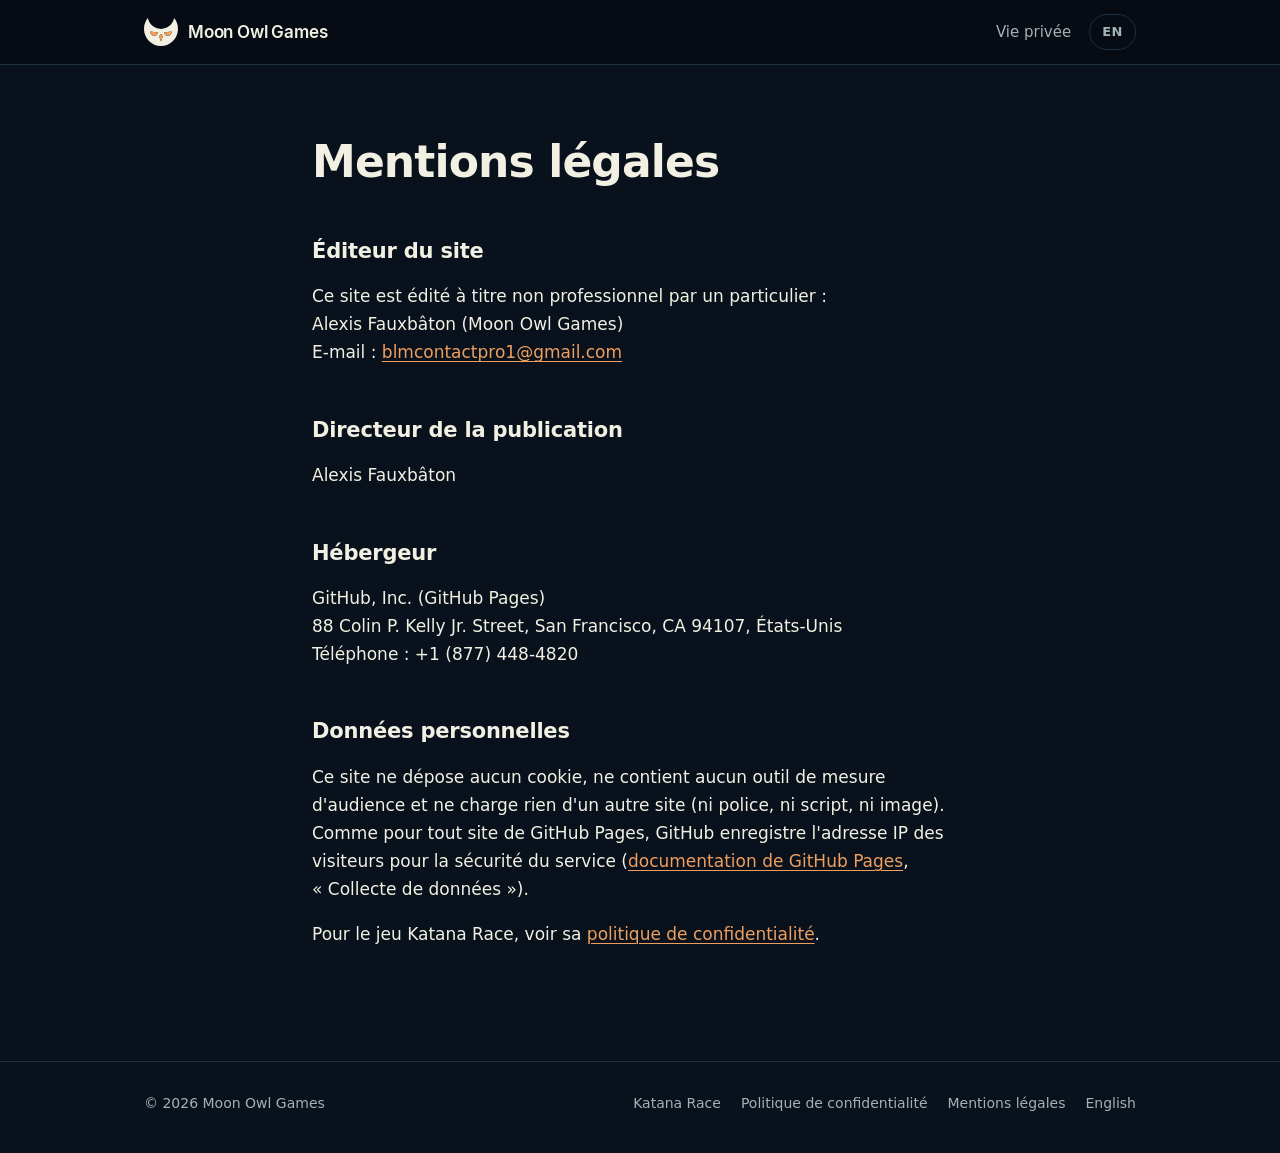
<file: fr/legal/index.html>
<!DOCTYPE html>
<html lang="fr">
<head>
<meta charset="utf-8">
<meta name="viewport" content="width=device-width, initial-scale=1">
<title>Mentions légales · Moon Owl Games</title>
<meta name="description" content="Mentions légales du site de Moon Owl Games : éditeur, directeur de la publication et hébergeur.">
<meta name="color-scheme" content="dark">
<meta name="theme-color" content="#060b14">
<meta name="referrer" content="strict-origin-when-cross-origin">
<link rel="icon" href="../../favicon.ico" sizes="16x16 32x32 48x48">
<link rel="icon" type="image/png" sizes="32x32" href="../../favicon-32.png">
<link rel="apple-touch-icon" sizes="180x180" href="../../apple-touch-icon.png">
<link rel="stylesheet" href="../../assets/site.css">
<link rel="canonical" href="https://moon-owl-games.github.io/fr/legal/">
<link rel="alternate" hreflang="en" href="https://moon-owl-games.github.io/legal/">
<link rel="alternate" hreflang="fr" href="https://moon-owl-games.github.io/fr/legal/">
<link rel="alternate" hreflang="x-default" href="https://moon-owl-games.github.io/legal/">
<meta property="og:title" content="Mentions légales · Moon Owl Games">
<meta property="og:description" content="Mentions légales du site de Moon Owl Games : éditeur, directeur de la publication et hébergeur.">
<meta property="og:image" content="https://moon-owl-games.github.io/assets/img/katana-race-1200.png">
<meta property="og:url" content="https://moon-owl-games.github.io/fr/legal/">
<meta property="og:type" content="website">
</head>
<body class="legal">
<a class="skip" href="#main">Aller au contenu</a>
<header class="top">
<div class="bar">
<a class="brand" href="../../fr/"><svg class="mark" xmlns="http://www.w3.org/2000/svg" viewBox="0 0 84.00 68.72" width="34" height="28" aria-hidden="true" focusable="false"><path class="head" d="M84 26.72C84 49.92 65.2 68.72 42 68.72C18.8 68.72 0 49.92 0 26.72C0 16.57 3.6 7.26 9.6 0C12.53 15.22 25.92 26.72 42 26.72C58.08 26.72 71.47 15.22 74.4 0C80.4 7.26 84 16.57 84 26.72ZM15.89 32.89C15.83 33.32 15.8 33.77 15.8 34.22C15.8 39.52 20.1 43.82 25.4 43.82C30.25 43.82 34.26 40.23 34.91 35.56ZM68.2 34.22C68.2 33.77 68.17 33.32 68.11 32.89L49.09 35.56C49.74 40.23 53.75 43.82 58.6 43.82C63.9 43.82 68.2 39.52 68.2 34.22ZM42 38.82 37.5 44.9 42 57.82 46.5 44.9Z"/><path class="eyes" d="M15.89 32.89 34.91 35.56C34.26 40.23 30.25 43.82 25.4 43.82C20.1 43.82 15.8 39.52 15.8 34.22C15.8 33.77 15.83 33.32 15.89 32.89ZM68.2 34.22C68.2 39.52 63.9 43.82 58.6 43.82C53.75 43.82 49.74 40.23 49.09 35.56L68.11 32.89C68.17 33.32 68.2 33.77 68.2 34.22ZM42 38.82 46.5 44.9 42 57.82 37.5 44.9Z"/></svg><span class="pixel">Moon Owl Games</span></a>
<nav aria-label="Menu">
<a class="pixel" href="../../fr/privacy/">Vie privée</a>
<a class="pixel lang" href="../../legal/" hreflang="en" lang="en" title="English">EN</a>
</nav>
</div>
</header>
<main id="main">
<article class="doc">
<h1 class="pixel">Mentions légales</h1>
<h2 id="editeur">Éditeur du site</h2>
<p>Ce site est édité à titre non professionnel par un particulier :<br>
Alexis Fauxbâton (Moon Owl Games)<br>
E-mail : <a href="mailto:blmcontactpro1@gmail.com">blmcontactpro1@gmail.com</a></p>
<h2 id="publication">Directeur de la publication</h2>
<p>Alexis Fauxbâton</p>
<h2 id="hebergeur">Hébergeur</h2>
<p>GitHub, Inc. (GitHub Pages)<br>
88 Colin P. Kelly Jr. Street, San Francisco, CA 94107, États-Unis<br>
Téléphone : +1 (877) 448-4820</p>
<h2 id="donnees">Données personnelles</h2>
<p>Ce site ne dépose aucun cookie, ne contient aucun outil de mesure d'audience et ne charge rien d'un autre site (ni police, ni script, ni image). Comme pour tout site de GitHub Pages, GitHub enregistre l'adresse IP des visiteurs pour la sécurité du service (<a href="https://docs.github.com/fr/pages/getting-started-with-github-pages/what-is-github-pages">documentation de GitHub Pages</a>, « Collecte de données »).</p>
<p>Pour le jeu Katana Race, voir sa <a href="../../fr/privacy/">politique de confidentialité</a>.</p>
</article>
</main>
<footer class="foot">
<div class="bar">
<p>© 2026 Moon Owl Games</p>
<ul>
<li><a href="../../fr/#katana-race">Katana Race</a></li>
<li><a href="../../fr/privacy/">Politique de confidentialité</a></li>
<li><a href="../../fr/legal/">Mentions légales</a></li>
<li><a href="../../legal/" hreflang="en" lang="en">English</a></li>
</ul>
</div>
</footer>
</body>
</html>
</file>
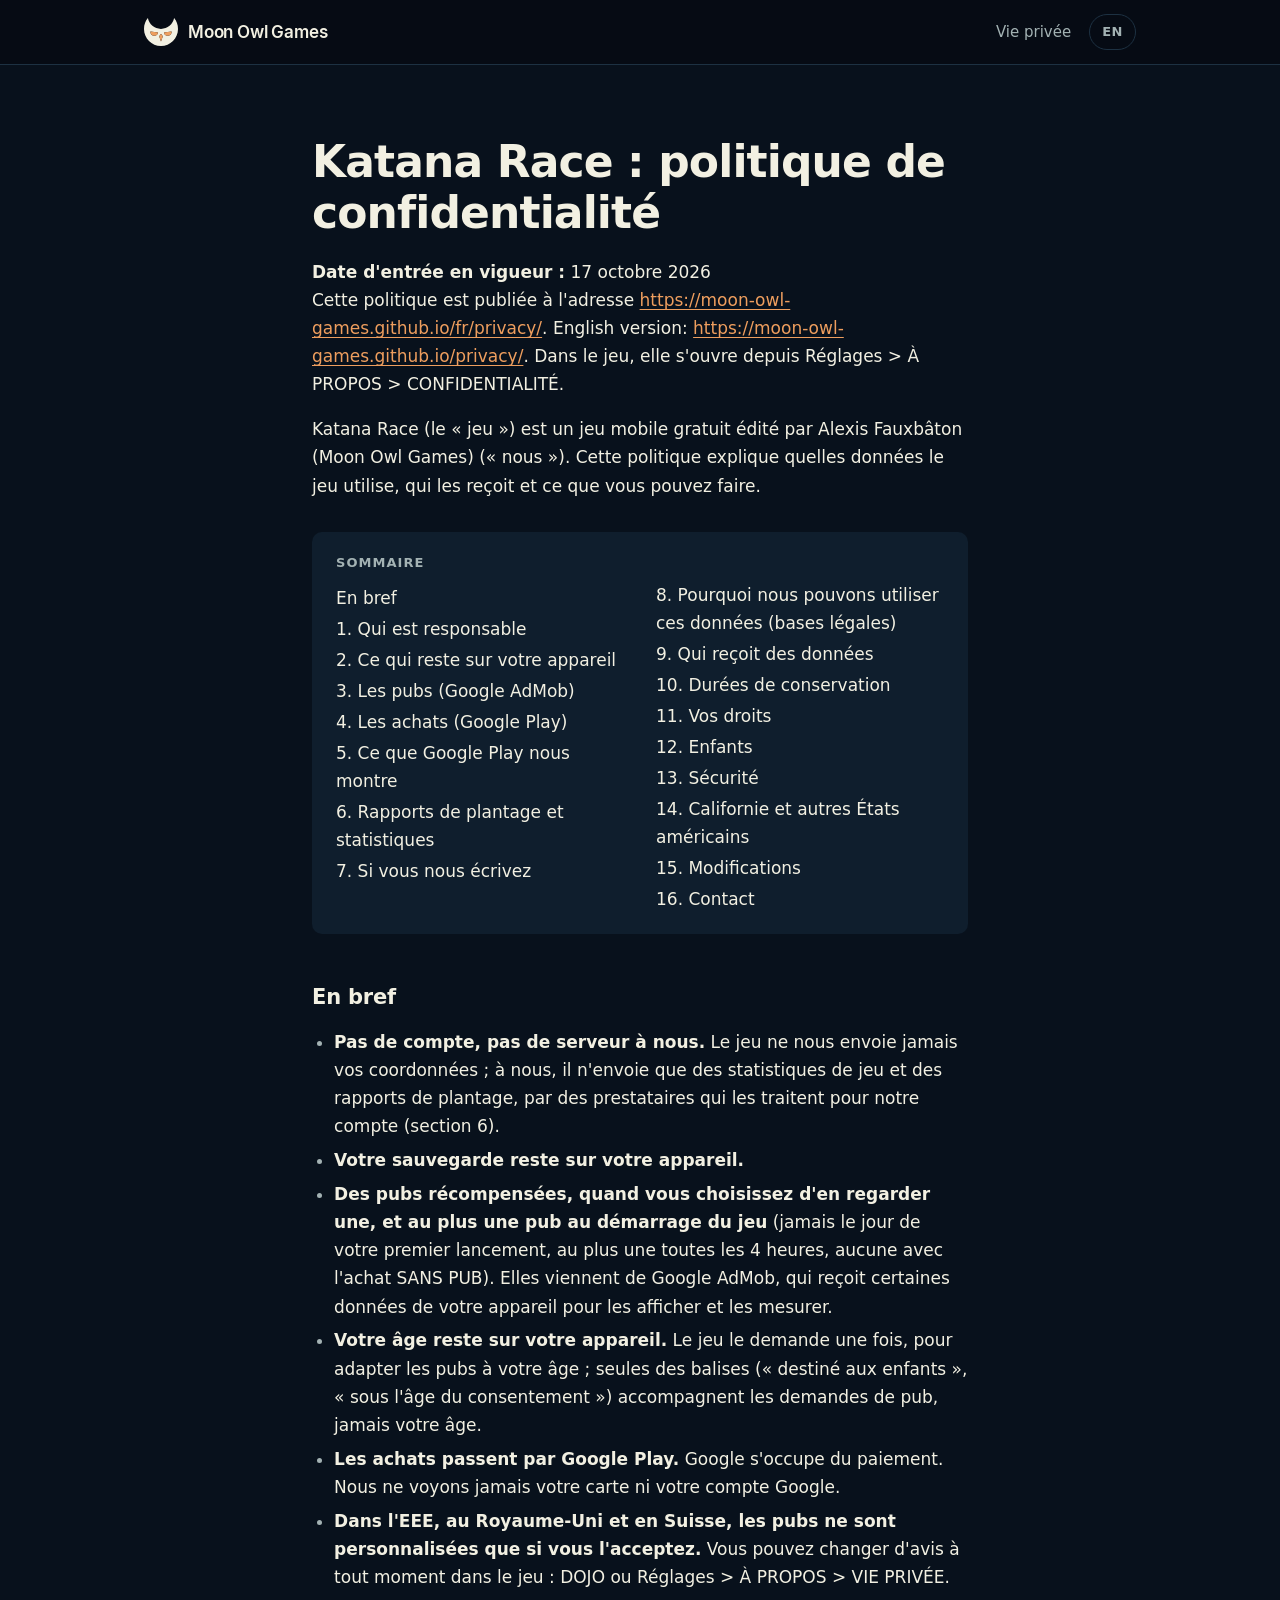
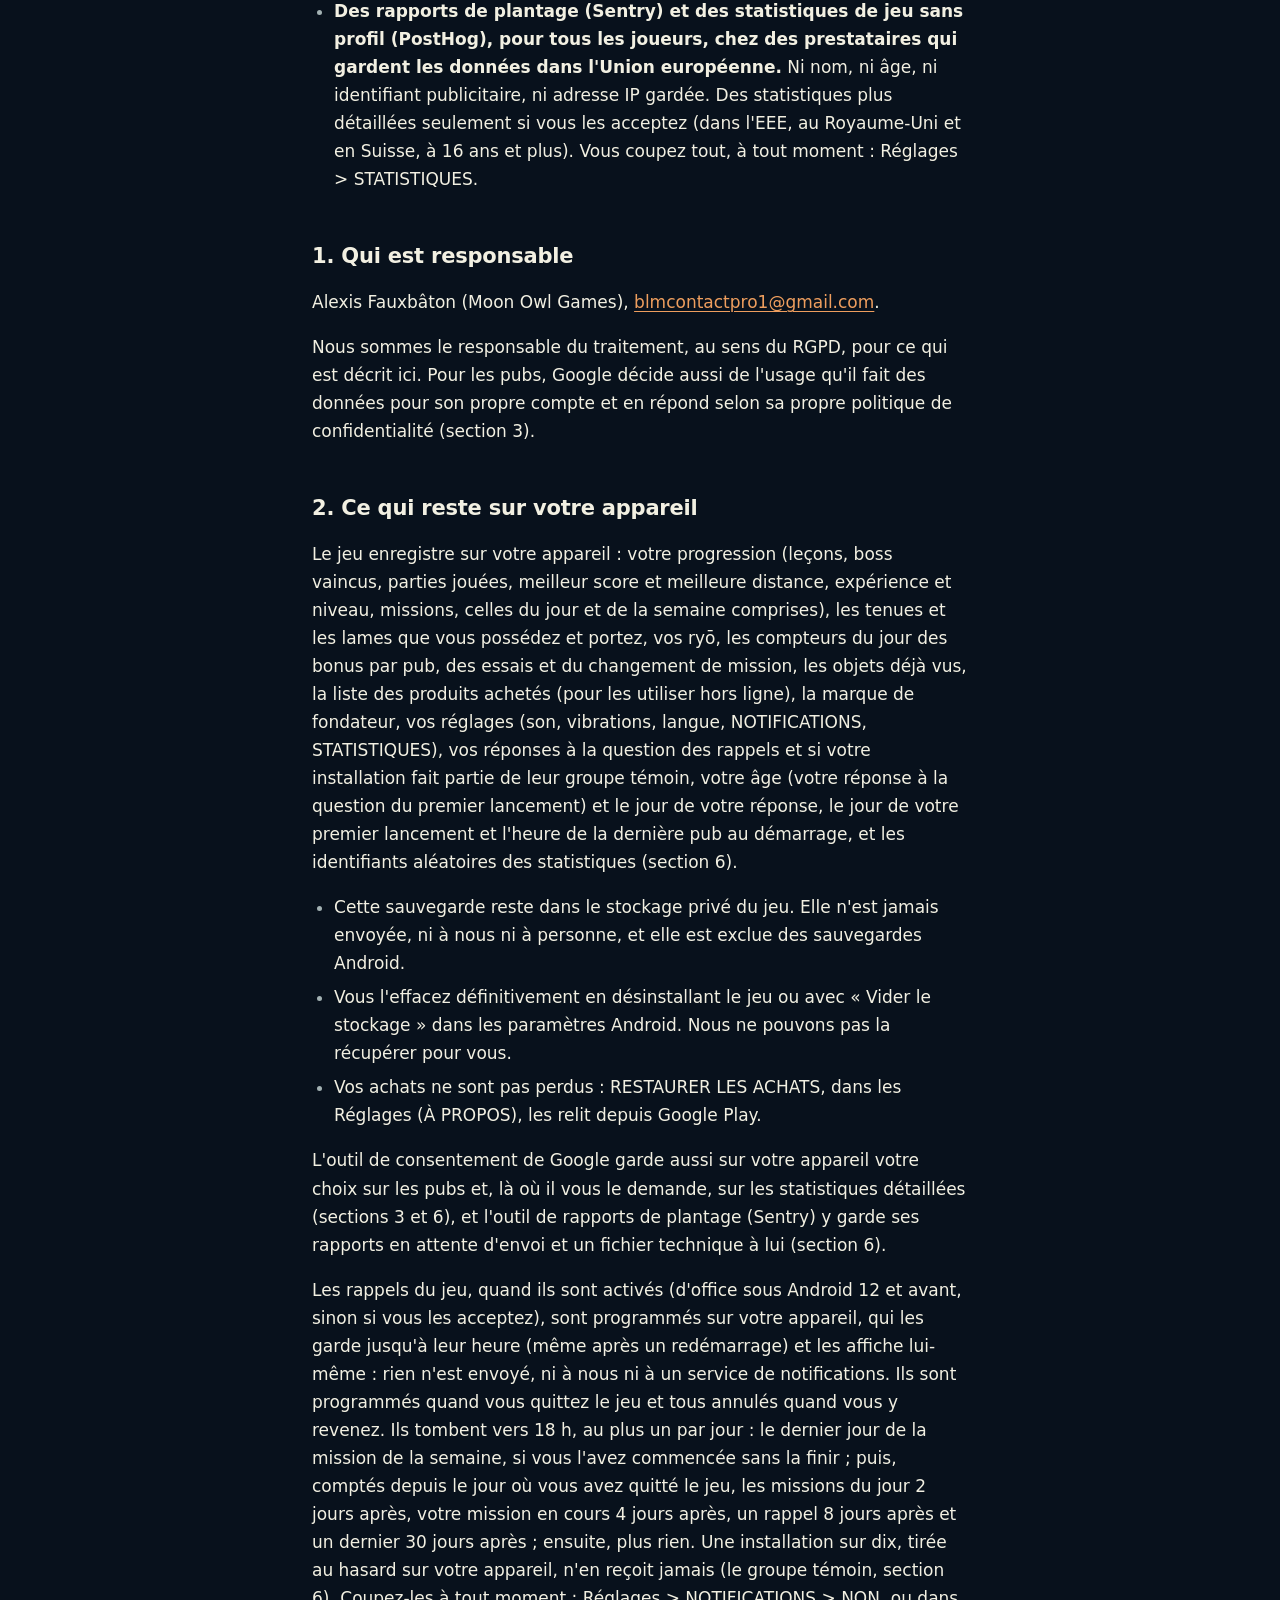
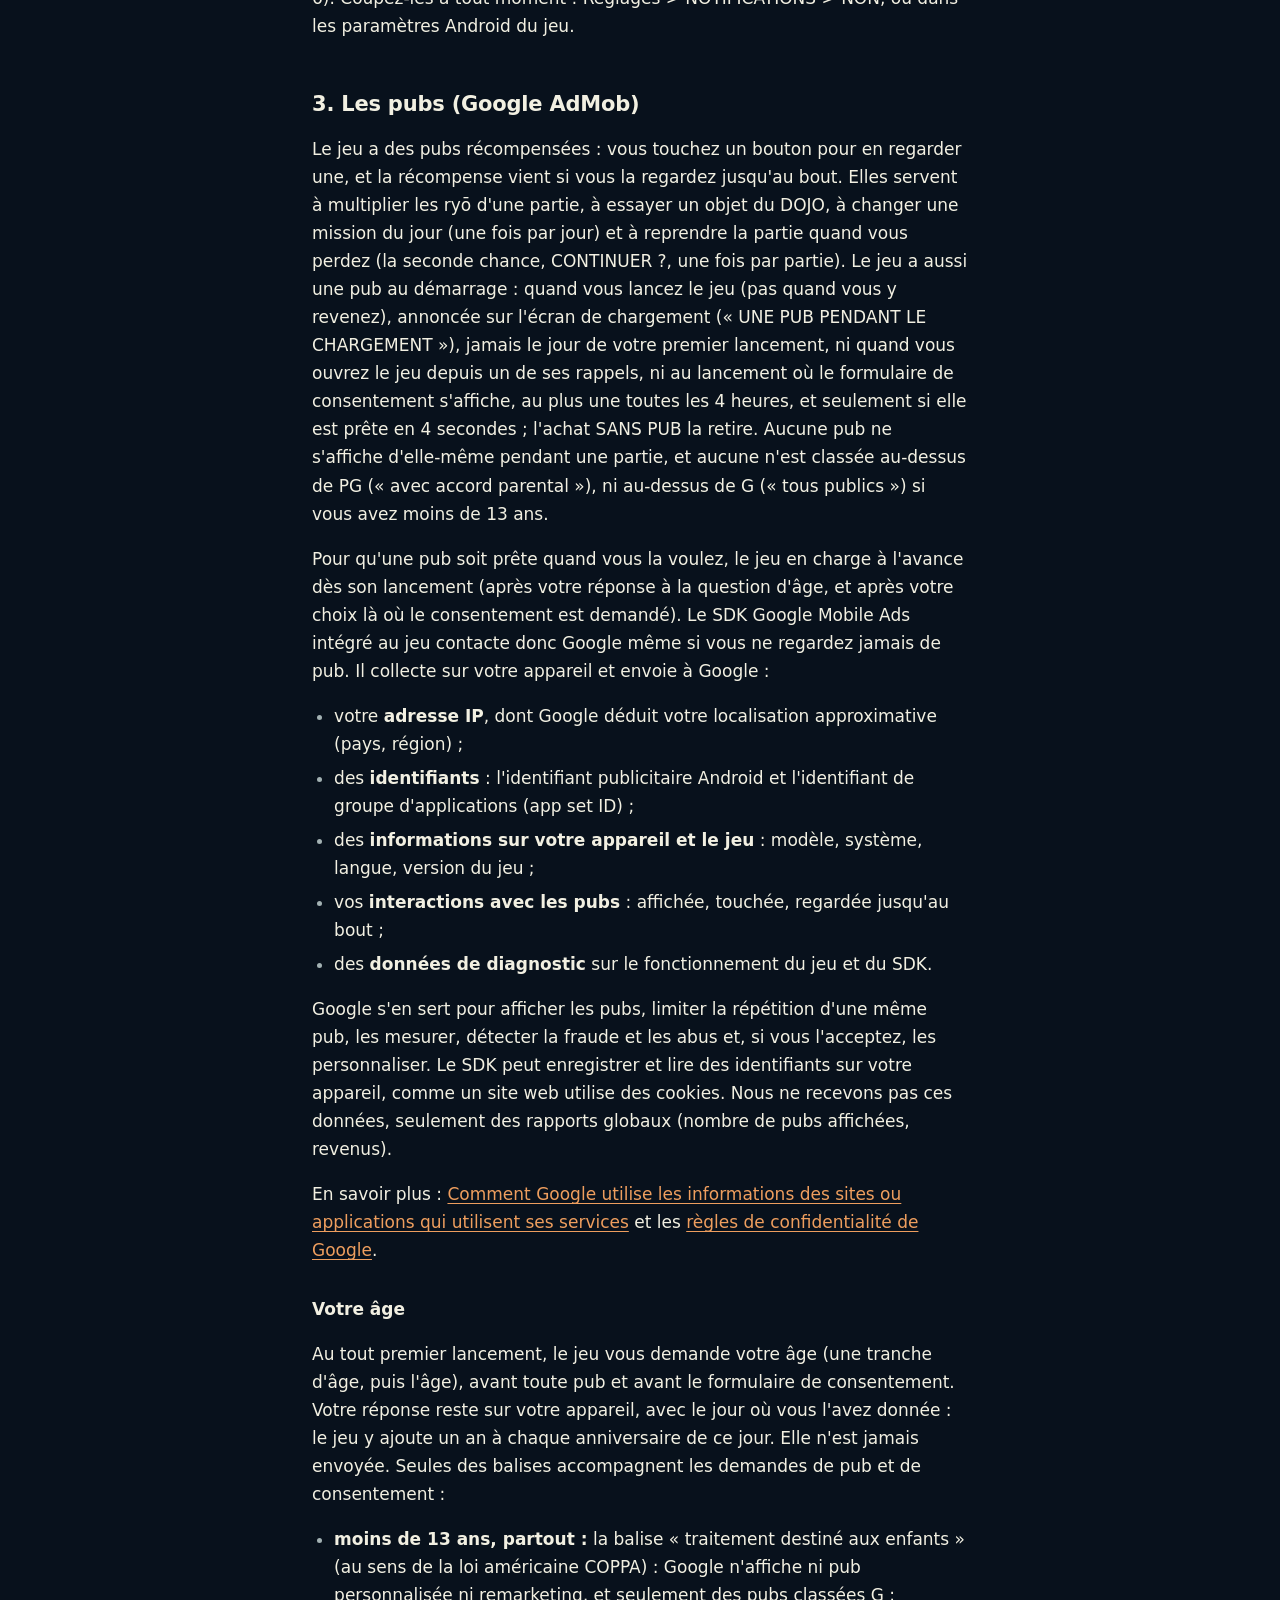
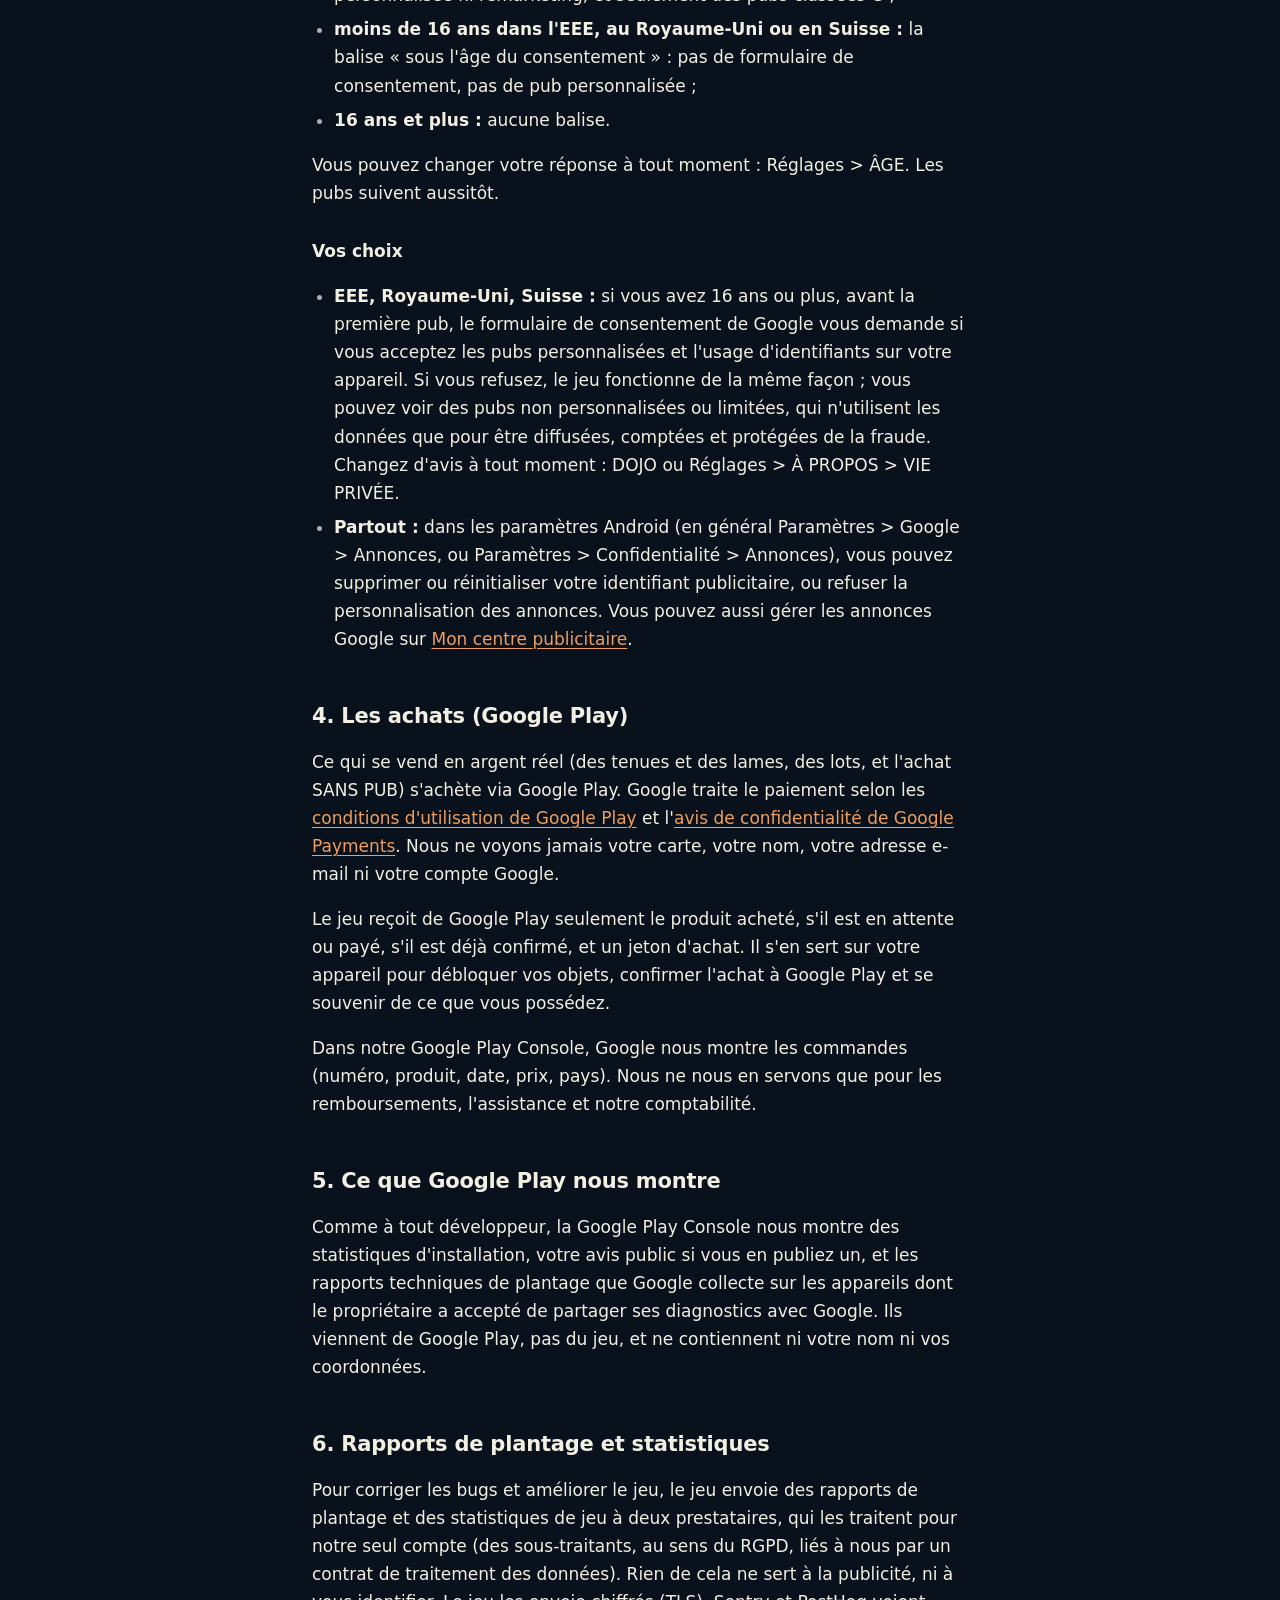
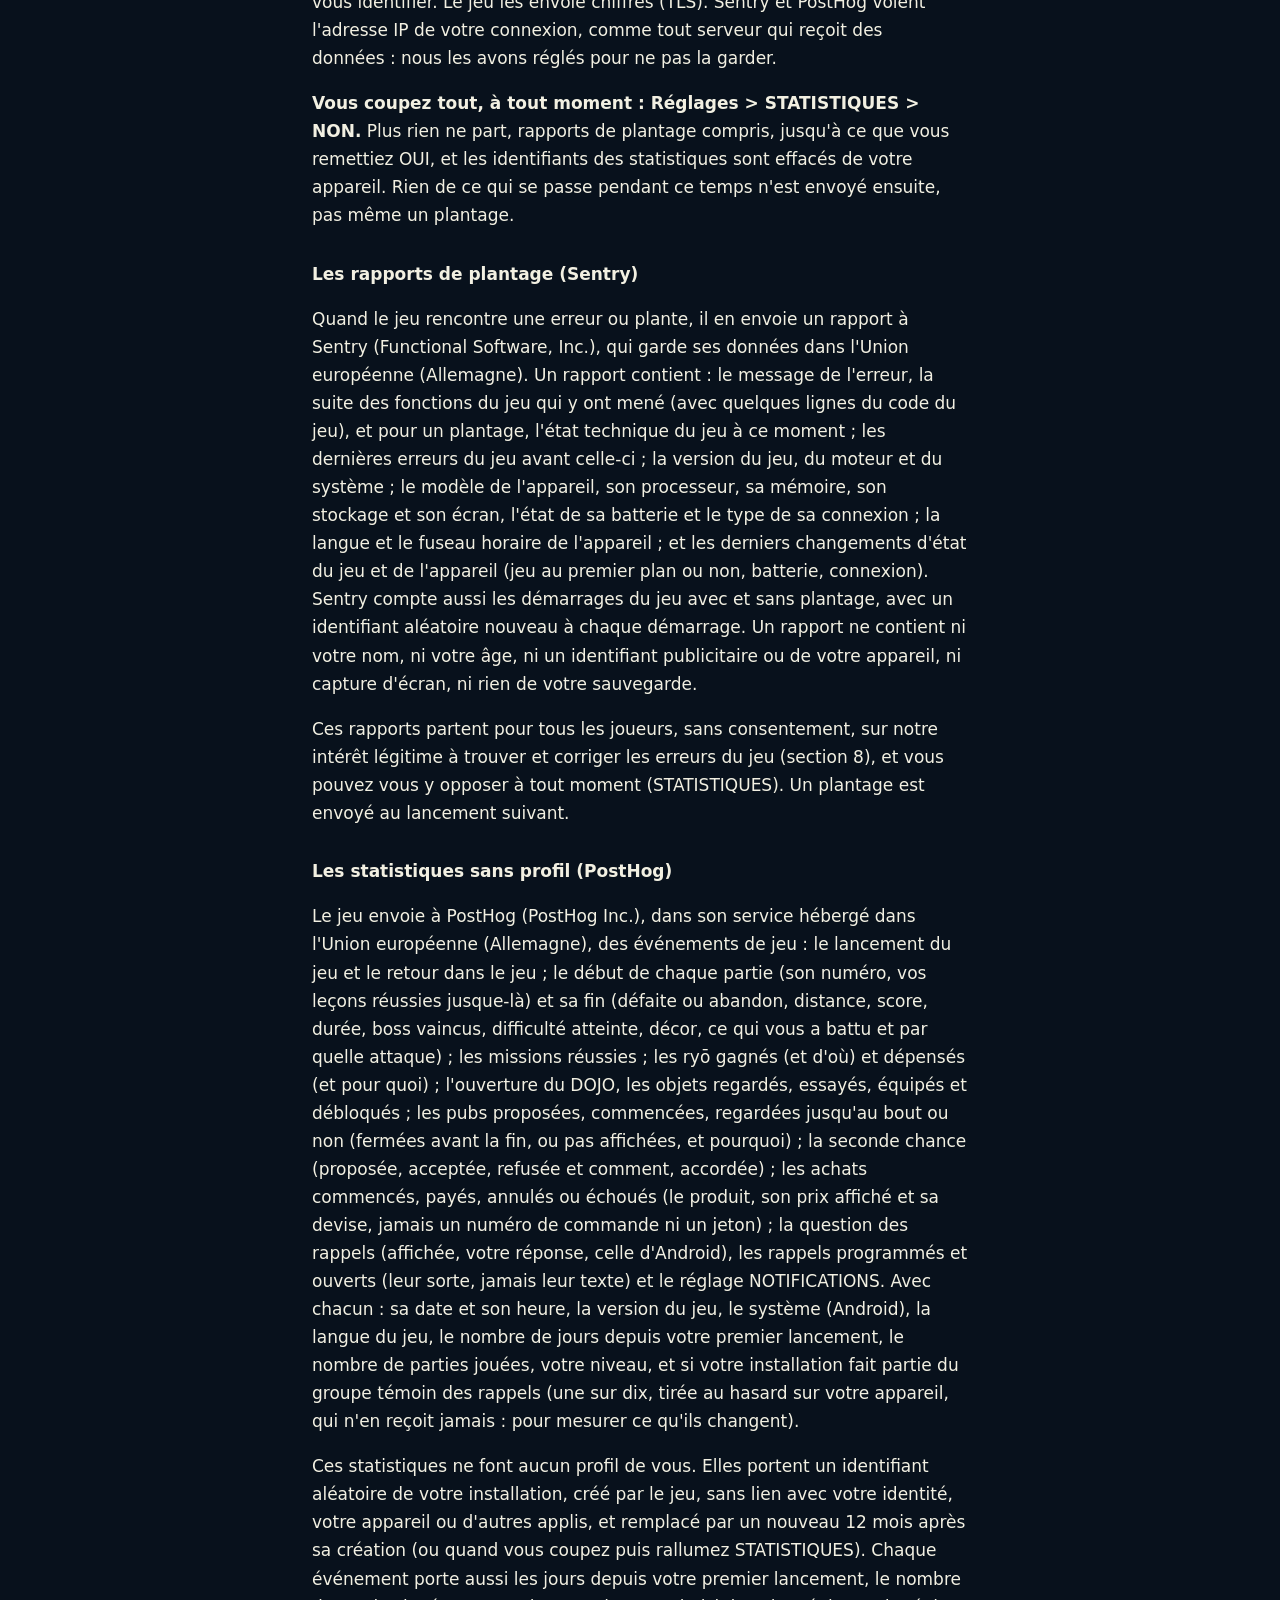
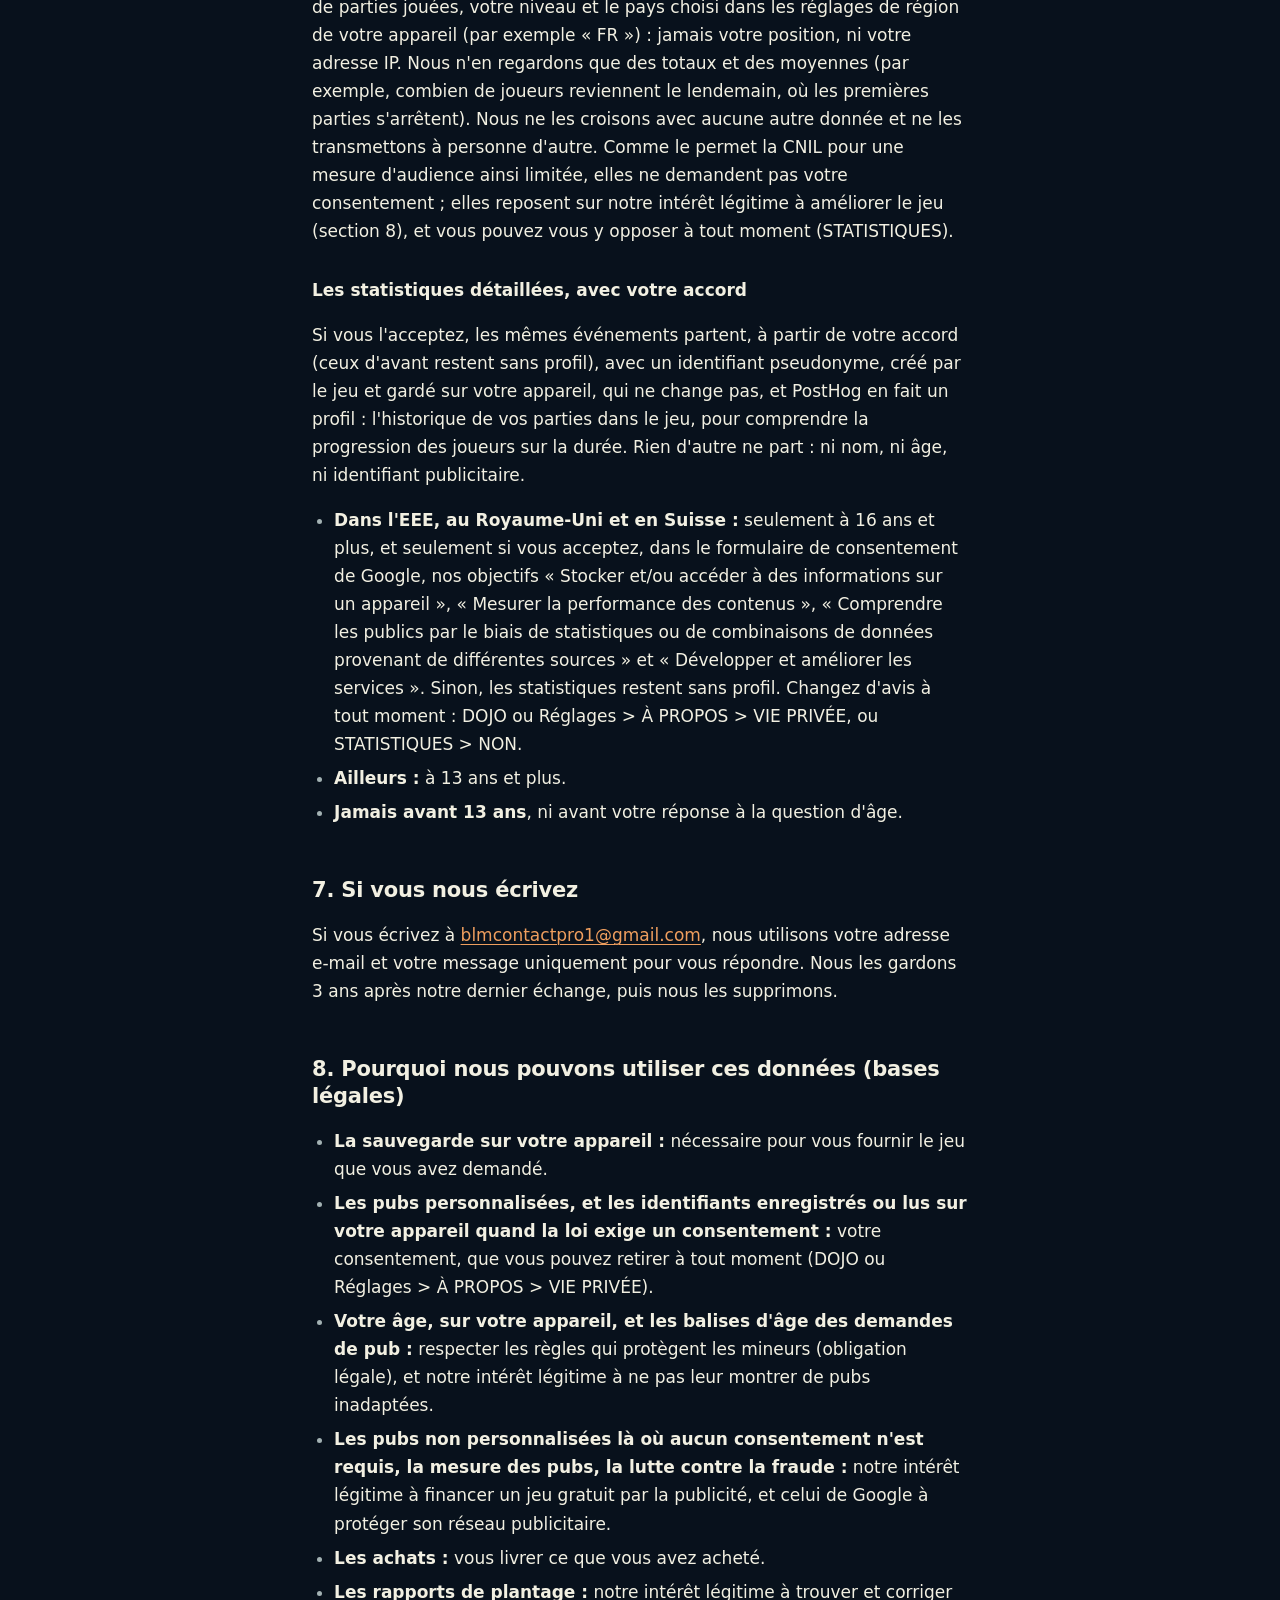
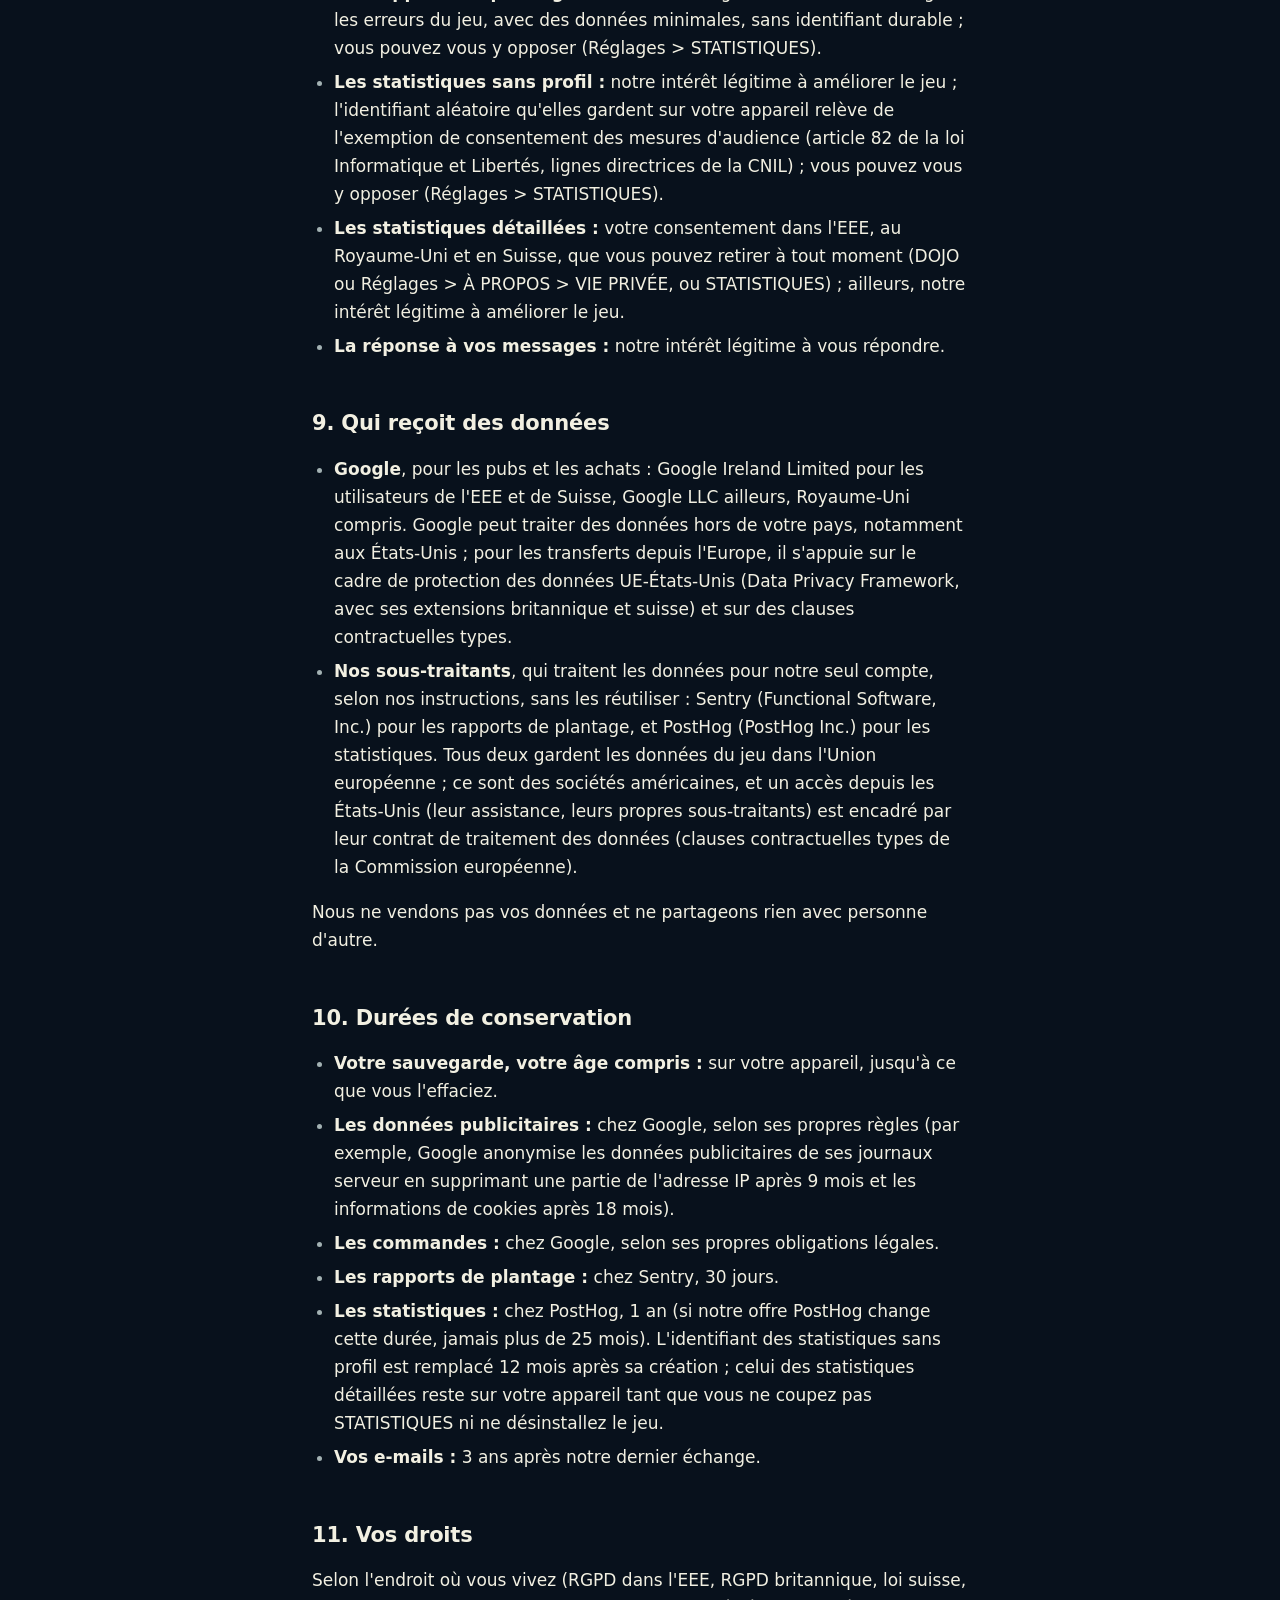
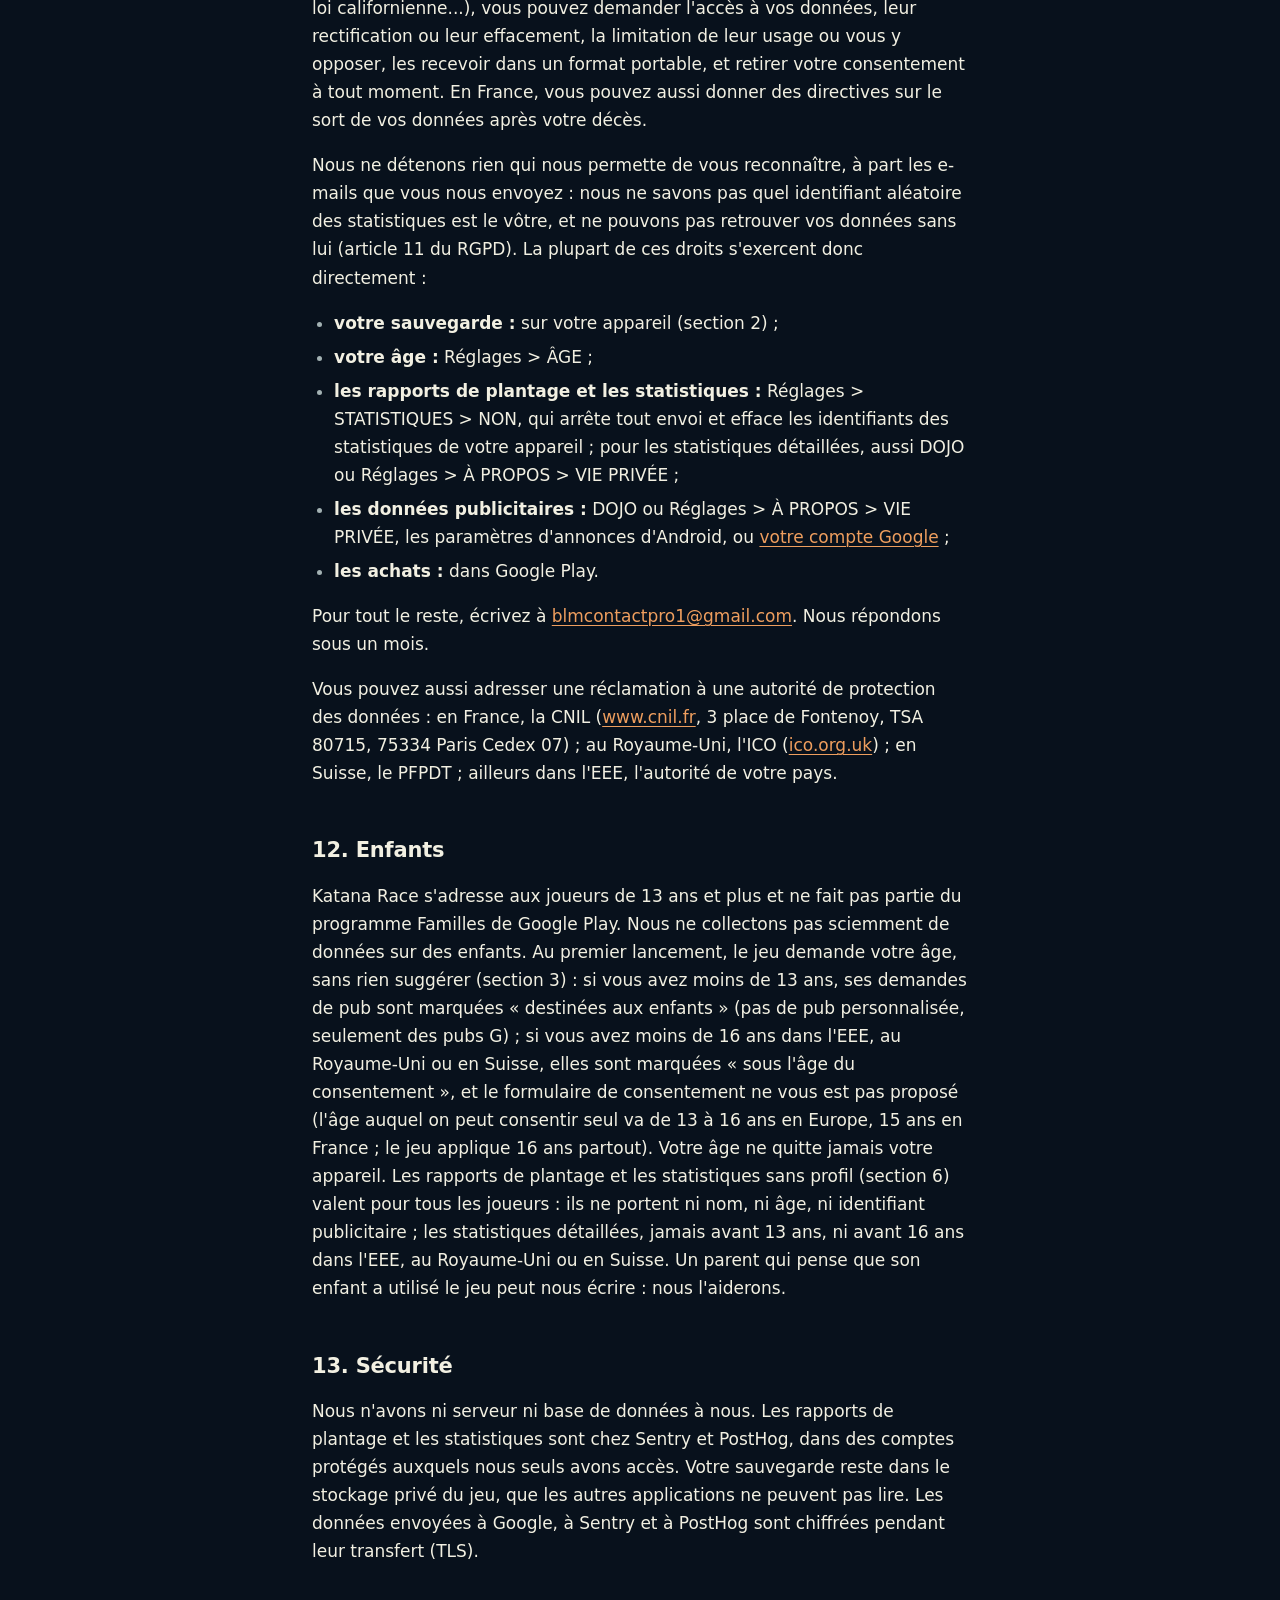
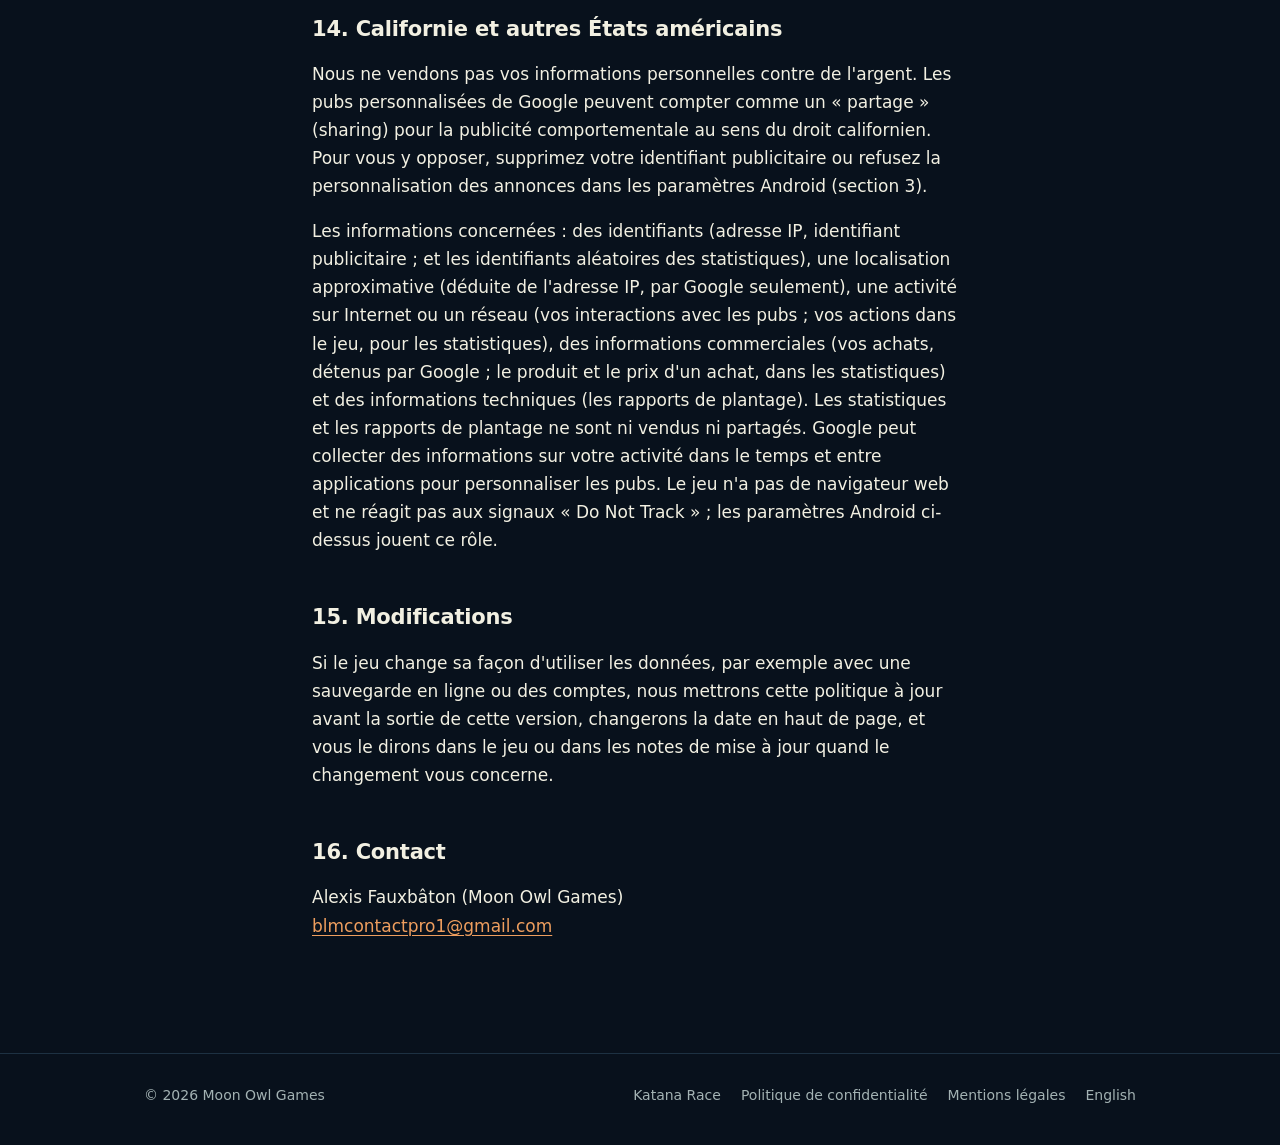
<file: fr/privacy/index.html>
<!DOCTYPE html>
<html lang="fr">
<head>
<meta charset="utf-8">
<meta name="viewport" content="width=device-width, initial-scale=1">
<title>Katana Race : politique de confidentialité · Moon Owl Games</title>
<meta name="description" content="Les données qu&#x27;utilise Katana Race, qui les reçoit et ce que vous pouvez faire.">
<meta name="color-scheme" content="dark">
<meta name="theme-color" content="#060b14">
<meta name="referrer" content="strict-origin-when-cross-origin">
<link rel="icon" href="../../favicon.ico" sizes="16x16 32x32 48x48">
<link rel="icon" type="image/png" sizes="32x32" href="../../favicon-32.png">
<link rel="apple-touch-icon" sizes="180x180" href="../../apple-touch-icon.png">
<link rel="stylesheet" href="../../assets/site.css">
<link rel="canonical" href="https://moon-owl-games.github.io/fr/privacy/">
<link rel="alternate" hreflang="en" href="https://moon-owl-games.github.io/privacy/">
<link rel="alternate" hreflang="fr" href="https://moon-owl-games.github.io/fr/privacy/">
<link rel="alternate" hreflang="x-default" href="https://moon-owl-games.github.io/privacy/">
<meta property="og:title" content="Katana Race : politique de confidentialité · Moon Owl Games">
<meta property="og:description" content="Les données qu&#x27;utilise Katana Race, qui les reçoit et ce que vous pouvez faire.">
<meta property="og:image" content="https://moon-owl-games.github.io/assets/img/katana-race-1200.png">
<meta property="og:url" content="https://moon-owl-games.github.io/fr/privacy/">
<meta property="og:type" content="website">
</head>
<body class="privacy">
<a class="skip" href="#main">Aller au contenu</a>
<header class="top">
<div class="bar">
<a class="brand" href="../../fr/"><svg class="mark" xmlns="http://www.w3.org/2000/svg" viewBox="0 0 84.00 68.72" width="34" height="28" aria-hidden="true" focusable="false"><path class="head" d="M84 26.72C84 49.92 65.2 68.72 42 68.72C18.8 68.72 0 49.92 0 26.72C0 16.57 3.6 7.26 9.6 0C12.53 15.22 25.92 26.72 42 26.72C58.08 26.72 71.47 15.22 74.4 0C80.4 7.26 84 16.57 84 26.72ZM15.89 32.89C15.83 33.32 15.8 33.77 15.8 34.22C15.8 39.52 20.1 43.82 25.4 43.82C30.25 43.82 34.26 40.23 34.91 35.56ZM68.2 34.22C68.2 33.77 68.17 33.32 68.11 32.89L49.09 35.56C49.74 40.23 53.75 43.82 58.6 43.82C63.9 43.82 68.2 39.52 68.2 34.22ZM42 38.82 37.5 44.9 42 57.82 46.5 44.9Z"/><path class="eyes" d="M15.89 32.89 34.91 35.56C34.26 40.23 30.25 43.82 25.4 43.82C20.1 43.82 15.8 39.52 15.8 34.22C15.8 33.77 15.83 33.32 15.89 32.89ZM68.2 34.22C68.2 39.52 63.9 43.82 58.6 43.82C53.75 43.82 49.74 40.23 49.09 35.56L68.11 32.89C68.17 33.32 68.2 33.77 68.2 34.22ZM42 38.82 46.5 44.9 42 57.82 37.5 44.9Z"/></svg><span class="pixel">Moon Owl Games</span></a>
<nav aria-label="Menu">
<a class="pixel" href="../../fr/privacy/">Vie privée</a>
<a class="pixel lang" href="../../privacy/" hreflang="en" lang="en" title="English">EN</a>
</nav>
</div>
</header>
<main id="main">
<article class="doc">
<h1 class="pixel">Katana Race : politique de confidentialité</h1>
<p><strong>Date d'entrée en vigueur :</strong> 17 octobre 2026<br>
Cette politique est publiée à l'adresse <a href="https://moon-owl-games.github.io/fr/privacy/">https://moon-owl-games.github.io/fr/privacy/</a>. English version: <a href="https://moon-owl-games.github.io/privacy/">https://moon-owl-games.github.io/privacy/</a>. Dans le jeu, elle s'ouvre depuis Réglages &gt; À PROPOS &gt; CONFIDENTIALITÉ.</p>
<p>Katana Race (le « jeu ») est un jeu mobile gratuit édité par Alexis Fauxbâton (Moon Owl Games) (« nous »). Cette politique explique quelles données le jeu utilise, qui les reçoit et ce que vous pouvez faire.</p>
<nav class="toc" aria-label="Sommaire">
<p class="pixel">Sommaire</p>
<ol>
<li><a href="#en-bref">En bref</a></li>
<li><a href="#s1-qui-est-responsable">1. Qui est responsable</a></li>
<li><a href="#s2-ce-qui-reste-sur-votre-appareil">2. Ce qui reste sur votre appareil</a></li>
<li><a href="#s3-les-pubs-google-admob">3. Les pubs (Google AdMob)</a></li>
<li><a href="#s4-les-achats-google-play">4. Les achats (Google Play)</a></li>
<li><a href="#s5-ce-que-google-play-nous-montre">5. Ce que Google Play nous montre</a></li>
<li><a href="#s6-rapports-de-plantage-et-statistiques">6. Rapports de plantage et statistiques</a></li>
<li><a href="#s7-si-vous-nous-ecrivez">7. Si vous nous écrivez</a></li>
<li><a href="#s8-pourquoi-nous-pouvons-utiliser-ces-donnees-bases-legales">8. Pourquoi nous pouvons utiliser ces données (bases légales)</a></li>
<li><a href="#s9-qui-recoit-des-donnees">9. Qui reçoit des données</a></li>
<li><a href="#s10-durees-de-conservation">10. Durées de conservation</a></li>
<li><a href="#s11-vos-droits">11. Vos droits</a></li>
<li><a href="#s12-enfants">12. Enfants</a></li>
<li><a href="#s13-securite">13. Sécurité</a></li>
<li><a href="#s14-californie-et-autres-etats-americains">14. Californie et autres États américains</a></li>
<li><a href="#s15-modifications">15. Modifications</a></li>
<li><a href="#s16-contact">16. Contact</a></li>
</ol>
</nav>
<h2 id="en-bref">En bref</h2>
<ul>
<li><strong>Pas de compte, pas de serveur à nous.</strong> Le jeu ne nous envoie jamais vos coordonnées ; à nous, il n'envoie que des statistiques de jeu et des rapports de plantage, par des prestataires qui les traitent pour notre compte (section 6).</li>
<li><strong>Votre sauvegarde reste sur votre appareil.</strong></li>
<li><strong>Des pubs récompensées, quand vous choisissez d'en regarder une, et au plus une pub au démarrage du jeu</strong> (jamais le jour de votre premier lancement, au plus une toutes les 4 heures, aucune avec l'achat SANS PUB). Elles viennent de Google AdMob, qui reçoit certaines données de votre appareil pour les afficher et les mesurer.</li>
<li><strong>Votre âge reste sur votre appareil.</strong> Le jeu le demande une fois, pour adapter les pubs à votre âge ; seules des balises (« destiné aux enfants », « sous l'âge du consentement ») accompagnent les demandes de pub, jamais votre âge.</li>
<li><strong>Les achats passent par Google Play.</strong> Google s'occupe du paiement. Nous ne voyons jamais votre carte ni votre compte Google.</li>
<li><strong>Dans l'EEE, au Royaume-Uni et en Suisse, les pubs ne sont personnalisées que si vous l'acceptez.</strong> Vous pouvez changer d'avis à tout moment dans le jeu : DOJO ou Réglages &gt; À PROPOS &gt; VIE PRIVÉE.</li>
<li><strong>Des rapports de plantage (Sentry) et des statistiques de jeu sans profil (PostHog), pour tous les joueurs, chez des prestataires qui gardent les données dans l'Union européenne.</strong> Ni nom, ni âge, ni identifiant publicitaire, ni adresse IP gardée. Des statistiques plus détaillées seulement si vous les acceptez (dans l'EEE, au Royaume-Uni et en Suisse, à 16 ans et plus). Vous coupez tout, à tout moment : Réglages &gt; STATISTIQUES.</li>
</ul>
<h2 id="s1-qui-est-responsable">1. Qui est responsable</h2>
<p>Alexis Fauxbâton (Moon Owl Games), <a href="mailto:blmcontactpro1@gmail.com">blmcontactpro1@gmail.com</a>.</p>
<p>Nous sommes le responsable du traitement, au sens du RGPD, pour ce qui est décrit ici. Pour les pubs, Google décide aussi de l'usage qu'il fait des données pour son propre compte et en répond selon sa propre politique de confidentialité (section 3).</p>
<h2 id="s2-ce-qui-reste-sur-votre-appareil">2. Ce qui reste sur votre appareil</h2>
<p>Le jeu enregistre sur votre appareil : votre progression (leçons, boss vaincus, parties jouées, meilleur score et meilleure distance, expérience et niveau, missions, celles du jour et de la semaine comprises), les tenues et les lames que vous possédez et portez, vos ryō, les compteurs du jour des bonus par pub, des essais et du changement de mission, les objets déjà vus, la liste des produits achetés (pour les utiliser hors ligne), la marque de fondateur, vos réglages (son, vibrations, langue, NOTIFICATIONS, STATISTIQUES), vos réponses à la question des rappels et si votre installation fait partie de leur groupe témoin, votre âge (votre réponse à la question du premier lancement) et le jour de votre réponse, le jour de votre premier lancement et l'heure de la dernière pub au démarrage, et les identifiants aléatoires des statistiques (section 6).</p>
<ul>
<li>Cette sauvegarde reste dans le stockage privé du jeu. Elle n'est jamais envoyée, ni à nous ni à personne, et elle est exclue des sauvegardes Android.</li>
<li>Vous l'effacez définitivement en désinstallant le jeu ou avec « Vider le stockage » dans les paramètres Android. Nous ne pouvons pas la récupérer pour vous.</li>
<li>Vos achats ne sont pas perdus : RESTAURER LES ACHATS, dans les Réglages (À PROPOS), les relit depuis Google Play.</li>
</ul>
<p>L'outil de consentement de Google garde aussi sur votre appareil votre choix sur les pubs et, là où il vous le demande, sur les statistiques détaillées (sections 3 et 6), et l'outil de rapports de plantage (Sentry) y garde ses rapports en attente d'envoi et un fichier technique à lui (section 6).</p>
<p>Les rappels du jeu, quand ils sont activés (d'office sous Android 12 et avant, sinon si vous les acceptez), sont programmés sur votre appareil, qui les garde jusqu'à leur heure (même après un redémarrage) et les affiche lui-même : rien n'est envoyé, ni à nous ni à un service de notifications. Ils sont programmés quand vous quittez le jeu et tous annulés quand vous y revenez. Ils tombent vers 18 h, au plus un par jour : le dernier jour de la mission de la semaine, si vous l'avez commencée sans la finir ; puis, comptés depuis le jour où vous avez quitté le jeu, les missions du jour 2 jours après, votre mission en cours 4 jours après, un rappel 8 jours après et un dernier 30 jours après ; ensuite, plus rien. Une installation sur dix, tirée au hasard sur votre appareil, n'en reçoit jamais (le groupe témoin, section 6). Coupez-les à tout moment : Réglages &gt; NOTIFICATIONS &gt; NON, ou dans les paramètres Android du jeu.</p>
<h2 id="s3-les-pubs-google-admob">3. Les pubs (Google AdMob)</h2>
<p>Le jeu a des pubs récompensées : vous touchez un bouton pour en regarder une, et la récompense vient si vous la regardez jusqu'au bout. Elles servent à multiplier les ryō d'une partie, à essayer un objet du DOJO, à changer une mission du jour (une fois par jour) et à reprendre la partie quand vous perdez (la seconde chance, CONTINUER ?, une fois par partie). Le jeu a aussi une pub au démarrage : quand vous lancez le jeu (pas quand vous y revenez), annoncée sur l'écran de chargement (« UNE PUB PENDANT LE CHARGEMENT »), jamais le jour de votre premier lancement, ni quand vous ouvrez le jeu depuis un de ses rappels, ni au lancement où le formulaire de consentement s'affiche, au plus une toutes les 4 heures, et seulement si elle est prête en 4 secondes ; l'achat SANS PUB la retire. Aucune pub ne s'affiche d'elle-même pendant une partie, et aucune n'est classée au-dessus de PG (« avec accord parental »), ni au-dessus de G (« tous publics ») si vous avez moins de 13 ans.</p>
<p>Pour qu'une pub soit prête quand vous la voulez, le jeu en charge à l'avance dès son lancement (après votre réponse à la question d'âge, et après votre choix là où le consentement est demandé). Le SDK Google Mobile Ads intégré au jeu contacte donc Google même si vous ne regardez jamais de pub. Il collecte sur votre appareil et envoie à Google :</p>
<ul>
<li>votre <strong>adresse IP</strong>, dont Google déduit votre localisation approximative (pays, région) ;</li>
<li>des <strong>identifiants</strong> : l'identifiant publicitaire Android et l'identifiant de groupe d'applications (app set ID) ;</li>
<li>des <strong>informations sur votre appareil et le jeu</strong> : modèle, système, langue, version du jeu ;</li>
<li>vos <strong>interactions avec les pubs</strong> : affichée, touchée, regardée jusqu'au bout ;</li>
<li>des <strong>données de diagnostic</strong> sur le fonctionnement du jeu et du SDK.</li>
</ul>
<p>Google s'en sert pour afficher les pubs, limiter la répétition d'une même pub, les mesurer, détecter la fraude et les abus et, si vous l'acceptez, les personnaliser. Le SDK peut enregistrer et lire des identifiants sur votre appareil, comme un site web utilise des cookies. Nous ne recevons pas ces données, seulement des rapports globaux (nombre de pubs affichées, revenus).</p>
<p>En savoir plus : <a href="https://policies.google.com/technologies/partner-sites?hl=fr">Comment Google utilise les informations des sites ou applications qui utilisent ses services</a> et les <a href="https://policies.google.com/privacy?hl=fr">règles de confidentialité de Google</a>.</p>
<h3>Votre âge</h3>
<p>Au tout premier lancement, le jeu vous demande votre âge (une tranche d'âge, puis l'âge), avant toute pub et avant le formulaire de consentement. Votre réponse reste sur votre appareil, avec le jour où vous l'avez donnée : le jeu y ajoute un an à chaque anniversaire de ce jour. Elle n'est jamais envoyée. Seules des balises accompagnent les demandes de pub et de consentement :</p>
<ul>
<li><strong>moins de 13 ans, partout :</strong> la balise « traitement destiné aux enfants » (au sens de la loi américaine COPPA) : Google n'affiche ni pub personnalisée ni remarketing, et seulement des pubs classées G ;</li>
<li><strong>moins de 16 ans dans l'EEE, au Royaume-Uni ou en Suisse :</strong> la balise « sous l'âge du consentement » : pas de formulaire de consentement, pas de pub personnalisée ;</li>
<li><strong>16 ans et plus :</strong> aucune balise.</li>
</ul>
<p>Vous pouvez changer votre réponse à tout moment : Réglages &gt; ÂGE. Les pubs suivent aussitôt.</p>
<h3>Vos choix</h3>
<ul>
<li><strong>EEE, Royaume-Uni, Suisse :</strong> si vous avez 16 ans ou plus, avant la première pub, le formulaire de consentement de Google vous demande si vous acceptez les pubs personnalisées et l'usage d'identifiants sur votre appareil. Si vous refusez, le jeu fonctionne de la même façon ; vous pouvez voir des pubs non personnalisées ou limitées, qui n'utilisent les données que pour être diffusées, comptées et protégées de la fraude. Changez d'avis à tout moment : DOJO ou Réglages &gt; À PROPOS &gt; VIE PRIVÉE.</li>
<li><strong>Partout :</strong> dans les paramètres Android (en général Paramètres &gt; Google &gt; Annonces, ou Paramètres &gt; Confidentialité &gt; Annonces), vous pouvez supprimer ou réinitialiser votre identifiant publicitaire, ou refuser la personnalisation des annonces. Vous pouvez aussi gérer les annonces Google sur <a href="https://myadcenter.google.com">Mon centre publicitaire</a>.</li>
</ul>
<h2 id="s4-les-achats-google-play">4. Les achats (Google Play)</h2>
<p>Ce qui se vend en argent réel (des tenues et des lames, des lots, et l'achat SANS PUB) s'achète via Google Play. Google traite le paiement selon les <a href="https://play.google.com/about/play-terms/?hl=fr">conditions d'utilisation de Google Play</a> et l'<a href="https://payments.google.com/payments/apis-secure/u/0/get_legal_document?ldo=0&amp;ldt=privacynotice">avis de confidentialité de Google Payments</a>. Nous ne voyons jamais votre carte, votre nom, votre adresse e-mail ni votre compte Google.</p>
<p>Le jeu reçoit de Google Play seulement le produit acheté, s'il est en attente ou payé, s'il est déjà confirmé, et un jeton d'achat. Il s'en sert sur votre appareil pour débloquer vos objets, confirmer l'achat à Google Play et se souvenir de ce que vous possédez.</p>
<p>Dans notre Google Play Console, Google nous montre les commandes (numéro, produit, date, prix, pays). Nous ne nous en servons que pour les remboursements, l'assistance et notre comptabilité.</p>
<h2 id="s5-ce-que-google-play-nous-montre">5. Ce que Google Play nous montre</h2>
<p>Comme à tout développeur, la Google Play Console nous montre des statistiques d'installation, votre avis public si vous en publiez un, et les rapports techniques de plantage que Google collecte sur les appareils dont le propriétaire a accepté de partager ses diagnostics avec Google. Ils viennent de Google Play, pas du jeu, et ne contiennent ni votre nom ni vos coordonnées.</p>
<h2 id="s6-rapports-de-plantage-et-statistiques">6. Rapports de plantage et statistiques</h2>
<p>Pour corriger les bugs et améliorer le jeu, le jeu envoie des rapports de plantage et des statistiques de jeu à deux prestataires, qui les traitent pour notre seul compte (des sous-traitants, au sens du RGPD, liés à nous par un contrat de traitement des données). Rien de cela ne sert à la publicité, ni à vous identifier. Le jeu les envoie chiffrés (TLS). Sentry et PostHog voient l'adresse IP de votre connexion, comme tout serveur qui reçoit des données : nous les avons réglés pour ne pas la garder.</p>
<p><strong>Vous coupez tout, à tout moment : Réglages &gt; STATISTIQUES &gt; NON.</strong> Plus rien ne part, rapports de plantage compris, jusqu'à ce que vous remettiez OUI, et les identifiants des statistiques sont effacés de votre appareil. Rien de ce qui se passe pendant ce temps n'est envoyé ensuite, pas même un plantage.</p>
<h3>Les rapports de plantage (Sentry)</h3>
<p>Quand le jeu rencontre une erreur ou plante, il en envoie un rapport à Sentry (Functional Software, Inc.), qui garde ses données dans l'Union européenne (Allemagne). Un rapport contient : le message de l'erreur, la suite des fonctions du jeu qui y ont mené (avec quelques lignes du code du jeu), et pour un plantage, l'état technique du jeu à ce moment ; les dernières erreurs du jeu avant celle-ci ; la version du jeu, du moteur et du système ; le modèle de l'appareil, son processeur, sa mémoire, son stockage et son écran, l'état de sa batterie et le type de sa connexion ; la langue et le fuseau horaire de l'appareil ; et les derniers changements d'état du jeu et de l'appareil (jeu au premier plan ou non, batterie, connexion). Sentry compte aussi les démarrages du jeu avec et sans plantage, avec un identifiant aléatoire nouveau à chaque démarrage. Un rapport ne contient ni votre nom, ni votre âge, ni un identifiant publicitaire ou de votre appareil, ni capture d'écran, ni rien de votre sauvegarde.</p>
<p>Ces rapports partent pour tous les joueurs, sans consentement, sur notre intérêt légitime à trouver et corriger les erreurs du jeu (section 8), et vous pouvez vous y opposer à tout moment (STATISTIQUES). Un plantage est envoyé au lancement suivant.</p>
<h3>Les statistiques sans profil (PostHog)</h3>
<p>Le jeu envoie à PostHog (PostHog Inc.), dans son service hébergé dans l'Union européenne (Allemagne), des événements de jeu : le lancement du jeu et le retour dans le jeu ; le début de chaque partie (son numéro, vos leçons réussies jusque-là) et sa fin (défaite ou abandon, distance, score, durée, boss vaincus, difficulté atteinte, décor, ce qui vous a battu et par quelle attaque) ; les missions réussies ; les ryō gagnés (et d'où) et dépensés (et pour quoi) ; l'ouverture du DOJO, les objets regardés, essayés, équipés et débloqués ; les pubs proposées, commencées, regardées jusqu'au bout ou non (fermées avant la fin, ou pas affichées, et pourquoi) ; la seconde chance (proposée, acceptée, refusée et comment, accordée) ; les achats commencés, payés, annulés ou échoués (le produit, son prix affiché et sa devise, jamais un numéro de commande ni un jeton) ; la question des rappels (affichée, votre réponse, celle d'Android), les rappels programmés et ouverts (leur sorte, jamais leur texte) et le réglage NOTIFICATIONS. Avec chacun : sa date et son heure, la version du jeu, le système (Android), la langue du jeu, le nombre de jours depuis votre premier lancement, le nombre de parties jouées, votre niveau, et si votre installation fait partie du groupe témoin des rappels (une sur dix, tirée au hasard sur votre appareil, qui n'en reçoit jamais : pour mesurer ce qu'ils changent).</p>
<p>Ces statistiques ne font aucun profil de vous. Elles portent un identifiant aléatoire de votre installation, créé par le jeu, sans lien avec votre identité, votre appareil ou d'autres applis, et remplacé par un nouveau 12 mois après sa création (ou quand vous coupez puis rallumez STATISTIQUES). Chaque événement porte aussi les jours depuis votre premier lancement, le nombre de parties jouées, votre niveau et le pays choisi dans les réglages de région de votre appareil (par exemple « FR ») : jamais votre position, ni votre adresse IP. Nous n'en regardons que des totaux et des moyennes (par exemple, combien de joueurs reviennent le lendemain, où les premières parties s'arrêtent). Nous ne les croisons avec aucune autre donnée et ne les transmettons à personne d'autre. Comme le permet la CNIL pour une mesure d'audience ainsi limitée, elles ne demandent pas votre consentement ; elles reposent sur notre intérêt légitime à améliorer le jeu (section 8), et vous pouvez vous y opposer à tout moment (STATISTIQUES).</p>
<h3>Les statistiques détaillées, avec votre accord</h3>
<p>Si vous l'acceptez, les mêmes événements partent, à partir de votre accord (ceux d'avant restent sans profil), avec un identifiant pseudonyme, créé par le jeu et gardé sur votre appareil, qui ne change pas, et PostHog en fait un profil : l'historique de vos parties dans le jeu, pour comprendre la progression des joueurs sur la durée. Rien d'autre ne part : ni nom, ni âge, ni identifiant publicitaire.</p>
<ul>
<li><strong>Dans l'EEE, au Royaume-Uni et en Suisse :</strong> seulement à 16 ans et plus, et seulement si vous acceptez, dans le formulaire de consentement de Google, nos objectifs « Stocker et/ou accéder à des informations sur un appareil », « Mesurer la performance des contenus », « Comprendre les publics par le biais de statistiques ou de combinaisons de données provenant de différentes sources » et « Développer et améliorer les services ». Sinon, les statistiques restent sans profil. Changez d'avis à tout moment : DOJO ou Réglages &gt; À PROPOS &gt; VIE PRIVÉE, ou STATISTIQUES &gt; NON.</li>
<li><strong>Ailleurs :</strong> à 13 ans et plus.</li>
<li><strong>Jamais avant 13 ans</strong>, ni avant votre réponse à la question d'âge.</li>
</ul>
<h2 id="s7-si-vous-nous-ecrivez">7. Si vous nous écrivez</h2>
<p>Si vous écrivez à <a href="mailto:blmcontactpro1@gmail.com">blmcontactpro1@gmail.com</a>, nous utilisons votre adresse e-mail et votre message uniquement pour vous répondre. Nous les gardons 3 ans après notre dernier échange, puis nous les supprimons.</p>
<h2 id="s8-pourquoi-nous-pouvons-utiliser-ces-donnees-bases-legales">8. Pourquoi nous pouvons utiliser ces données (bases légales)</h2>
<ul>
<li><strong>La sauvegarde sur votre appareil :</strong> nécessaire pour vous fournir le jeu que vous avez demandé.</li>
<li><strong>Les pubs personnalisées, et les identifiants enregistrés ou lus sur votre appareil quand la loi exige un consentement :</strong> votre consentement, que vous pouvez retirer à tout moment (DOJO ou Réglages &gt; À PROPOS &gt; VIE PRIVÉE).</li>
<li><strong>Votre âge, sur votre appareil, et les balises d'âge des demandes de pub :</strong> respecter les règles qui protègent les mineurs (obligation légale), et notre intérêt légitime à ne pas leur montrer de pubs inadaptées.</li>
<li><strong>Les pubs non personnalisées là où aucun consentement n'est requis, la mesure des pubs, la lutte contre la fraude :</strong> notre intérêt légitime à financer un jeu gratuit par la publicité, et celui de Google à protéger son réseau publicitaire.</li>
<li><strong>Les achats :</strong> vous livrer ce que vous avez acheté.</li>
<li><strong>Les rapports de plantage :</strong> notre intérêt légitime à trouver et corriger les erreurs du jeu, avec des données minimales, sans identifiant durable ; vous pouvez vous y opposer (Réglages &gt; STATISTIQUES).</li>
<li><strong>Les statistiques sans profil :</strong> notre intérêt légitime à améliorer le jeu ; l'identifiant aléatoire qu'elles gardent sur votre appareil relève de l'exemption de consentement des mesures d'audience (article 82 de la loi Informatique et Libertés, lignes directrices de la CNIL) ; vous pouvez vous y opposer (Réglages &gt; STATISTIQUES).</li>
<li><strong>Les statistiques détaillées :</strong> votre consentement dans l'EEE, au Royaume-Uni et en Suisse, que vous pouvez retirer à tout moment (DOJO ou Réglages &gt; À PROPOS &gt; VIE PRIVÉE, ou STATISTIQUES) ; ailleurs, notre intérêt légitime à améliorer le jeu.</li>
<li><strong>La réponse à vos messages :</strong> notre intérêt légitime à vous répondre.</li>
</ul>
<h2 id="s9-qui-recoit-des-donnees">9. Qui reçoit des données</h2>
<ul>
<li><strong>Google</strong>, pour les pubs et les achats : Google Ireland Limited pour les utilisateurs de l'EEE et de Suisse, Google LLC ailleurs, Royaume-Uni compris. Google peut traiter des données hors de votre pays, notamment aux États-Unis ; pour les transferts depuis l'Europe, il s'appuie sur le cadre de protection des données UE-États-Unis (Data Privacy Framework, avec ses extensions britannique et suisse) et sur des clauses contractuelles types.</li>
<li><strong>Nos sous-traitants</strong>, qui traitent les données pour notre seul compte, selon nos instructions, sans les réutiliser : Sentry (Functional Software, Inc.) pour les rapports de plantage, et PostHog (PostHog Inc.) pour les statistiques. Tous deux gardent les données du jeu dans l'Union européenne ; ce sont des sociétés américaines, et un accès depuis les États-Unis (leur assistance, leurs propres sous-traitants) est encadré par leur contrat de traitement des données (clauses contractuelles types de la Commission européenne).</li>
</ul>
<p>Nous ne vendons pas vos données et ne partageons rien avec personne d'autre.</p>
<h2 id="s10-durees-de-conservation">10. Durées de conservation</h2>
<ul>
<li><strong>Votre sauvegarde, votre âge compris :</strong> sur votre appareil, jusqu'à ce que vous l'effaciez.</li>
<li><strong>Les données publicitaires :</strong> chez Google, selon ses propres règles (par exemple, Google anonymise les données publicitaires de ses journaux serveur en supprimant une partie de l'adresse IP après 9 mois et les informations de cookies après 18 mois).</li>
<li><strong>Les commandes :</strong> chez Google, selon ses propres obligations légales.</li>
<li><strong>Les rapports de plantage :</strong> chez Sentry, 30 jours.</li>
<li><strong>Les statistiques :</strong> chez PostHog, 1 an (si notre offre PostHog change cette durée, jamais plus de 25 mois). L'identifiant des statistiques sans profil est remplacé 12 mois après sa création ; celui des statistiques détaillées reste sur votre appareil tant que vous ne coupez pas STATISTIQUES ni ne désinstallez le jeu.</li>
<li><strong>Vos e-mails :</strong> 3 ans après notre dernier échange.</li>
</ul>
<h2 id="s11-vos-droits">11. Vos droits</h2>
<p>Selon l'endroit où vous vivez (RGPD dans l'EEE, RGPD britannique, loi suisse, loi californienne...), vous pouvez demander l'accès à vos données, leur rectification ou leur effacement, la limitation de leur usage ou vous y opposer, les recevoir dans un format portable, et retirer votre consentement à tout moment. En France, vous pouvez aussi donner des directives sur le sort de vos données après votre décès.</p>
<p>Nous ne détenons rien qui nous permette de vous reconnaître, à part les e-mails que vous nous envoyez : nous ne savons pas quel identifiant aléatoire des statistiques est le vôtre, et ne pouvons pas retrouver vos données sans lui (article 11 du RGPD). La plupart de ces droits s'exercent donc directement :</p>
<ul>
<li><strong>votre sauvegarde :</strong> sur votre appareil (section 2) ;</li>
<li><strong>votre âge :</strong> Réglages &gt; ÂGE ;</li>
<li><strong>les rapports de plantage et les statistiques :</strong> Réglages &gt; STATISTIQUES &gt; NON, qui arrête tout envoi et efface les identifiants des statistiques de votre appareil ; pour les statistiques détaillées, aussi DOJO ou Réglages &gt; À PROPOS &gt; VIE PRIVÉE ;</li>
<li><strong>les données publicitaires :</strong> DOJO ou Réglages &gt; À PROPOS &gt; VIE PRIVÉE, les paramètres d'annonces d'Android, ou <a href="https://myaccount.google.com">votre compte Google</a> ;</li>
<li><strong>les achats :</strong> dans Google Play.</li>
</ul>
<p>Pour tout le reste, écrivez à <a href="mailto:blmcontactpro1@gmail.com">blmcontactpro1@gmail.com</a>. Nous répondons sous un mois.</p>
<p>Vous pouvez aussi adresser une réclamation à une autorité de protection des données : en France, la CNIL (<a href="https://www.cnil.fr/fr/adresser-une-plainte">www.cnil.fr</a>, 3 place de Fontenoy, TSA 80715, 75334 Paris Cedex 07) ; au Royaume-Uni, l'ICO (<a href="https://ico.org.uk/make-a-complaint/">ico.org.uk</a>) ; en Suisse, le PFPDT ; ailleurs dans l'EEE, l'autorité de votre pays.</p>
<h2 id="s12-enfants">12. Enfants</h2>
<p>Katana Race s'adresse aux joueurs de 13 ans et plus et ne fait pas partie du programme Familles de Google Play. Nous ne collectons pas sciemment de données sur des enfants. Au premier lancement, le jeu demande votre âge, sans rien suggérer (section 3) : si vous avez moins de 13 ans, ses demandes de pub sont marquées « destinées aux enfants » (pas de pub personnalisée, seulement des pubs G) ; si vous avez moins de 16 ans dans l'EEE, au Royaume-Uni ou en Suisse, elles sont marquées « sous l'âge du consentement », et le formulaire de consentement ne vous est pas proposé (l'âge auquel on peut consentir seul va de 13 à 16 ans en Europe, 15 ans en France ; le jeu applique 16 ans partout). Votre âge ne quitte jamais votre appareil. Les rapports de plantage et les statistiques sans profil (section 6) valent pour tous les joueurs : ils ne portent ni nom, ni âge, ni identifiant publicitaire ; les statistiques détaillées, jamais avant 13 ans, ni avant 16 ans dans l'EEE, au Royaume-Uni ou en Suisse. Un parent qui pense que son enfant a utilisé le jeu peut nous écrire : nous l'aiderons.</p>
<h2 id="s13-securite">13. Sécurité</h2>
<p>Nous n'avons ni serveur ni base de données à nous. Les rapports de plantage et les statistiques sont chez Sentry et PostHog, dans des comptes protégés auxquels nous seuls avons accès. Votre sauvegarde reste dans le stockage privé du jeu, que les autres applications ne peuvent pas lire. Les données envoyées à Google, à Sentry et à PostHog sont chiffrées pendant leur transfert (TLS).</p>
<h2 id="s14-californie-et-autres-etats-americains">14. Californie et autres États américains</h2>
<p>Nous ne vendons pas vos informations personnelles contre de l'argent. Les pubs personnalisées de Google peuvent compter comme un « partage » (sharing) pour la publicité comportementale au sens du droit californien. Pour vous y opposer, supprimez votre identifiant publicitaire ou refusez la personnalisation des annonces dans les paramètres Android (section 3).</p>
<p>Les informations concernées : des identifiants (adresse IP, identifiant publicitaire ; et les identifiants aléatoires des statistiques), une localisation approximative (déduite de l'adresse IP, par Google seulement), une activité sur Internet ou un réseau (vos interactions avec les pubs ; vos actions dans le jeu, pour les statistiques), des informations commerciales (vos achats, détenus par Google ; le produit et le prix d'un achat, dans les statistiques) et des informations techniques (les rapports de plantage). Les statistiques et les rapports de plantage ne sont ni vendus ni partagés. Google peut collecter des informations sur votre activité dans le temps et entre applications pour personnaliser les pubs. Le jeu n'a pas de navigateur web et ne réagit pas aux signaux « Do Not Track » ; les paramètres Android ci-dessus jouent ce rôle.</p>
<h2 id="s15-modifications">15. Modifications</h2>
<p>Si le jeu change sa façon d'utiliser les données, par exemple avec une sauvegarde en ligne ou des comptes, nous mettrons cette politique à jour avant la sortie de cette version, changerons la date en haut de page, et vous le dirons dans le jeu ou dans les notes de mise à jour quand le changement vous concerne.</p>
<h2 id="s16-contact">16. Contact</h2>
<p>Alexis Fauxbâton (Moon Owl Games)<br>
<a href="mailto:blmcontactpro1@gmail.com">blmcontactpro1@gmail.com</a></p>
</article>
</main>
<footer class="foot">
<div class="bar">
<p>© 2026 Moon Owl Games</p>
<ul>
<li><a href="../../fr/#katana-race">Katana Race</a></li>
<li><a href="../../fr/privacy/">Politique de confidentialité</a></li>
<li><a href="../../fr/legal/">Mentions légales</a></li>
<li><a href="../../privacy/" hreflang="en" lang="en">English</a></li>
</ul>
</div>
</footer>
</body>
</html>
</file>
<file: assets/site.css>
/* The sober base, under «clair», «sombre» and «vitrine»: the system's font, one column, generous spacing, no
   ornament. Each theme's stylesheet, after this one, sets its colours:
   --bg the page, --surface a block on it (the contents, a button that leads nowhere), --text, --muted, --line
   (rules and borders), --accent (links, focus), --shot-shadow (under the capture), --mark-bg, --mark-text and
   --mark-line (a field still to fill in). */

/* The studio's name in the header, in its logo's font: Inter SemiBold (Inter 4.1 by Rasmus Andersson, SIL Open Font
   License 1.1: fonts/OFL.txt), cut down to the name's letters (make_assets.py brand), the system's font for any other.
   block: the name waits for it (4 KB) rather than showing first in another font. */
@font-face {
	font-family: "Inter";
	src: url("fonts/inter-semibold.woff2") format("woff2");
	font-weight: 600;
	font-style: normal;
	font-display: block;
}

:root {
	--text-font: system-ui, -apple-system, "Segoe UI", Roboto, "Helvetica Neue", Arial, sans-serif;
	--wide: 1040px;
	--radius: 10px;
}

* { box-sizing: border-box; }

html { -webkit-text-size-adjust: 100%; text-size-adjust: 100%; }

body {
	margin: 0;
	background: var(--bg);
	color: var(--text);
	font: 17px/1.65 var(--text-font);
	overflow-wrap: break-word;
	-webkit-font-smoothing: antialiased;
}

/* The game's pixels: scaled by whole pixels, never smoothed. */
img { image-rendering: pixelated; }

a { color: var(--accent); text-decoration-thickness: 1px; text-underline-offset: 3px; }
a:hover { color: var(--text); }
:focus-visible { outline: 2px solid var(--accent); outline-offset: 3px; border-radius: 2px; }

.skip { position: absolute; left: 16px; top: -100px; background: var(--text); color: var(--bg); padding: 8px 12px; border-radius: 6px; }
.skip:focus { top: 8px; }

.bar { max-width: var(--wide); margin: 0 auto; padding: 0 16px; }

/* The header: the studio, the policy, the other language. */
.top { border-bottom: 1px solid var(--line); }
.top .bar { display: flex; flex-wrap: wrap; align-items: center; justify-content: space-between; gap: 4px 16px; min-height: 64px; }
/* The studio's inline logo (previews/logo/kit/, lockup-inline): the mark 28 px high, the name in Inter SemiBold at the
   page's 17 px, 10 px apart; the middle of its capitals at the mark's (Inter's line box centres them: its ascender
   and descender put the box's middle at the capitals'). */
.brand { display: flex; align-items: center; gap: 10px; min-height: 44px; color: var(--text); text-decoration: none; font-family: "Inter", var(--text-font); font-weight: 600; letter-spacing: -0.01em; }
/* The studio's mark (src/mark.svg, from its logo's kit): its head in the text's colour, its eyes and beak in the kit's
   lantern amber. */
.brand .mark { display: block; flex: none; width: auto; height: 28px; }
.brand .head { fill: currentColor; }
.brand .eyes { fill: #f0a35e; }
.top nav { display: flex; align-items: center; gap: 4px; }
.top nav a { display: inline-flex; align-items: center; min-height: 44px; padding: 0 10px; color: var(--muted); text-decoration: none; font-size: 15px; }
.top nav a:hover { color: var(--text); }
.top nav .lang { min-height: 36px; margin-left: 4px; padding: 0 12px; border: 1px solid var(--line); border-radius: 999px; font-size: 13px; font-weight: 600; letter-spacing: 0.04em; }

/* Buttons: the store's (filled; a soft block while it leads nowhere) and the policy's (outlined). */
.btn {
	display: inline-flex;
	align-items: center;
	justify-content: center;
	min-height: 48px;
	padding: 0 22px;
	border: 1px solid var(--text);
	border-radius: 999px;
	background: var(--text);
	color: var(--bg);
	font-size: 16px;
	font-weight: 600;
	text-decoration: none;
}
a.btn:hover { background: var(--accent); border-color: var(--accent); color: var(--bg); }
.btn.ghost { background: transparent; border-color: var(--line); color: var(--text); }
a.btn.ghost:hover { background: transparent; border-color: var(--text); color: var(--text); }
.btn.off { background: var(--surface); border-color: var(--line); color: var(--muted); }
.actions { display: flex; flex-wrap: wrap; gap: 12px; margin: 40px 0 0; }

/* The home page. */
.hero { padding: 48px 0 64px; }
.kicker { margin: 0 0 10px; color: var(--muted); font-size: 13px; font-weight: 600; letter-spacing: 0.08em; text-transform: uppercase; }
.title { margin: 0; font-size: 44px; line-height: 1.05; font-weight: 750; letter-spacing: -0.025em; }
.lead { max-width: 34em; margin: 16px 0 36px; color: var(--muted); font-size: 20px; line-height: 1.5; }
.shot { margin: 0; overflow: hidden; border-radius: var(--radius); background: #000; box-shadow: var(--shot-shadow); }
.shot img { display: block; width: 100%; height: auto; }
.facts { display: grid; gap: 0 48px; margin: 36px 0 0; padding: 0; list-style: none; }
.facts li { padding: 14px 0; border-top: 1px solid var(--line); }
.facts b { font-weight: 650; }
.studio { padding: 56px 0 64px; border-top: 1px solid var(--line); }
.studio h2 { margin: 0 0 12px; font-size: 26px; line-height: 1.2; letter-spacing: -0.015em; }
.studio p { margin: 0 0 6px; color: var(--muted); }

/* Documents: the policy and the legal notice. */
.doc { max-width: 44rem; margin: 0 auto; padding: 48px 16px 72px; }
.doc h1 { margin: 0 0 20px; font-size: 34px; line-height: 1.15; font-weight: 750; letter-spacing: -0.02em; }
.doc h2 { margin: 2.4em 0 0.6em; font-size: 21px; line-height: 1.3; letter-spacing: -0.01em; scroll-margin-top: 16px; }
.doc h3 { margin: 1.8em 0 0.4em; font-size: 17px; }
.doc ul { padding-left: 1.3em; }
.doc li { margin: 0.35em 0; }
.doc li::marker { color: var(--muted); }
.doc .note { color: var(--muted); }
.policy .doc > p:first-of-type { color: var(--muted); }
.toc { margin: 32px 0 8px; padding: 20px 24px; border-radius: var(--radius); background: var(--surface); }
.toc > p { margin: 0 0 8px; color: var(--muted); font-size: 13px; font-weight: 650; letter-spacing: 0.08em; text-transform: uppercase; }
.toc ol { margin: 0; padding: 0; list-style: none; columns: 2 17rem; column-gap: 32px; }
.toc li { margin: 3px 0; break-inside: avoid; }
.toc a { color: var(--text); text-decoration: none; }
.toc a:hover { color: var(--accent); text-decoration: underline; }

/* What is still to fill in: never published as is. */
mark.todo { padding: 0 0.25em; border: 1px dashed var(--mark-line); border-radius: 3px; background: var(--mark-bg); color: var(--mark-text); font-weight: 600; }
.draft { margin: 0; padding: 12px 16px; border-bottom: 1px dashed var(--mark-line); background: var(--mark-bg); color: var(--mark-text); text-align: center; font-size: 15px; font-weight: 600; }

/* The 404. */
.lost { padding: 80px 0 96px; text-align: center; }
.lost .code { margin: 0 0 8px; color: var(--muted); font-size: 72px; line-height: 1; font-weight: 750; letter-spacing: -0.03em; }
.lost h1 { margin: 0; font-size: 28px; }
.lost .sub { margin: 4px 0 0; color: var(--muted); }
.lost .actions { justify-content: center; }

/* The footer. */
.foot { padding: 24px 0 32px; border-top: 1px solid var(--line); color: var(--muted); font-size: 14px; }
.foot .bar { display: flex; flex-wrap: wrap; justify-content: space-between; align-items: center; gap: 8px 24px; }
.foot p { margin: 0; }
.foot ul { display: flex; flex-wrap: wrap; gap: 0 20px; margin: 0; padding: 0; list-style: none; }
.foot a { display: inline-block; padding: 6px 0; color: var(--muted); text-decoration: none; }
.foot a:hover { color: var(--text); text-decoration: underline; }

@media (min-width: 720px) {
	.bar { padding: 0 24px; }
	.hero { padding: 88px 0 96px; }
	.title { font-size: 64px; }
	.lead { font-size: 22px; }
	.facts { grid-template-columns: 1fr 1fr; }
	.studio { padding: 72px 0 80px; }
	.studio h2 { font-size: 30px; }
	.doc { padding: 72px 24px 96px; }
	.doc h1 { font-size: 44px; }
}

/* «Vitrine», over the sober base: a game's store page. The Night Canal across the top (img/keyart.png, the game's
   screen at x4), the game's title (img/title.png) and the store's badge over its sky; then plain text on the colours
   of its night (art/palettes/yohana.hex), the lanterns' glow for the links. */

:root {
	--bg: #08111c;
	--surface: #0f1e2d;
	--text: #f2f0e2;
	--muted: #a3b2b3;
	--line: #1d3142;
	--accent: #ee9e5e;
	--shot-shadow: 0 0 0 1px #1d3142, 0 24px 48px -24px rgb(0 0 0 / 0.9);
	--mark-bg: rgb(255 225 74 / 0.14);
	--mark-text: #ffe14a;
	--mark-line: #ffe14a;
	/* The night above the key art, where its scrim starts. */
	--sky: 6 11 20;
	color-scheme: dark;
}

.top { background: rgb(var(--sky)); }
/* The studio's mark: the moon of the text, its eyes the lanterns' glow. */
.brand .eyes { fill: var(--accent); }

/* The banner: the hero's lines run the page's whole width (full) around the text's column (content); its first four
   rows (art) are the key art's, under the kicker, the title and the store's badge, centred as on the game's title
   screen, then a band where the art shows alone. Below it, the text, the capture and the policy's button. */
.hero {
	display: grid;
	grid-template-columns: [full-start] minmax(16px, 1fr) [content-start] minmax(0, 992px) [content-end] minmax(16px, 1fr) [full-end];
	grid-template-rows: [art-start] auto auto auto minmax(240px, 1fr) [art-end] auto auto auto auto;
	padding: 0 0 72px;
}
.hero .bar, .hero .actions { display: contents; }
.hero .bar > *, .hero .actions > * { grid-column: content; position: relative; z-index: 1; }
.hero::before, .hero::after { content: ""; grid-column: full; grid-row: art; }
.hero::before { background: url("img/keyart.png") 6% 100% / cover no-repeat; image-rendering: pixelated; }
/* The scrim: the sky darker behind the title, the art alone below it, its foot into the page. */
.hero::after {
	background:
		radial-gradient(ellipse 50% 62% at 50% 20%, rgb(var(--sky) / 0.72), rgb(var(--sky) / 0)),
		linear-gradient(to bottom, rgb(var(--sky) / 0.55), rgb(var(--sky) / 0) 46%, rgb(var(--sky) / 0) 86%, var(--bg));
}
.hero .kicker { grid-row: 1; justify-self: center; margin: 0; padding-top: 32px; color: var(--text); text-align: center; text-shadow: 0 1px 2px rgb(0 0 0 / 0.8); }
.hero .title {
	grid-row: 2;
	justify-self: center;
	width: 320px;
	height: 45px;
	margin: 10px 0 0;
	overflow: hidden;
	background: url("img/title.png") 0 0 / 100% 100% no-repeat;
	image-rendering: pixelated;
	text-indent: 100%;
	white-space: nowrap;
}
.hero .lead { grid-row: 5; max-width: 36em; margin: 40px 0 0; color: var(--text); }
.hero .facts { grid-row: 6; }
.hero .shot { grid-row: 7; margin: 40px 0 0; }

/* The store's badge over the art (a placeholder: no store's logo), the policy's button under the capture. */
.hero .btn:not(.ghost) { grid-row: 3; justify-self: center; min-height: 52px; margin-top: 24px; border-color: #a6a6a6; border-radius: 10px; background: #000; color: #fff; text-wrap: balance; }
.hero .btn:not(.ghost)::before { content: ""; width: 14px; height: 16px; margin-right: 12px; background: currentColor; clip-path: polygon(0 0, 100% 50%, 0 100%); }
.hero a.btn:not(.ghost):hover { border-color: #fff; background: #000; color: #fff; }
.hero .btn.ghost { grid-row: 8; justify-self: start; margin-top: 40px; }

.studio { background: #0b1724; }

@media (min-width: 720px) {
	.hero { grid-template-rows: [art-start] auto auto auto minmax(clamp(220px, 24vw, 380px), 1fr) [art-end] auto auto auto auto; }
	.hero::before { background-position: 50% 100%; }
	.hero .kicker { padding-top: 56px; }
	.hero .title { width: 512px; height: 72px; margin-top: 14px; }
	.hero .btn:not(.ghost) { margin-top: 32px; }
	.hero .lead { margin-top: 48px; }
}
</file>
